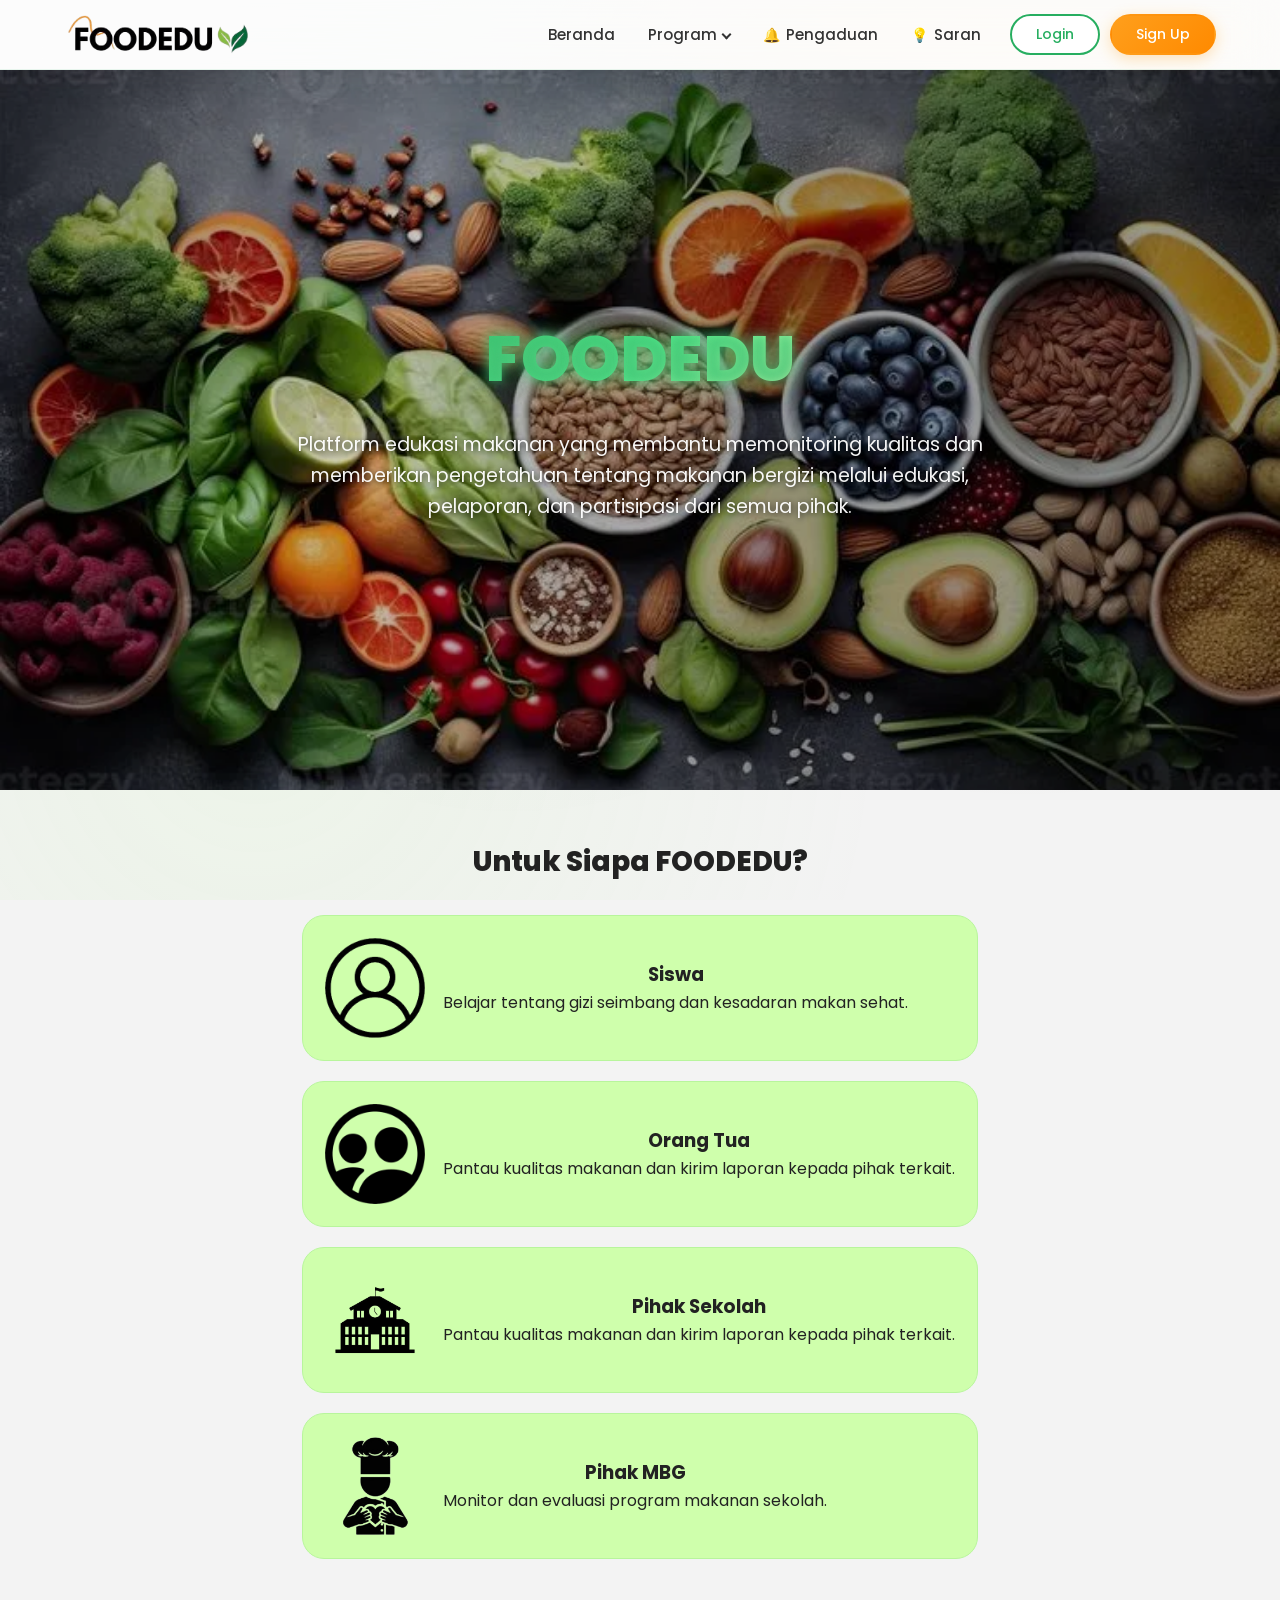
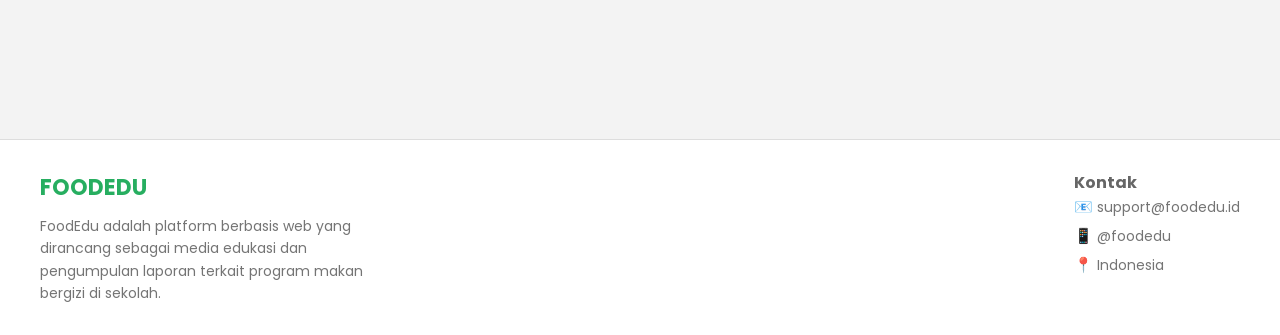
<file: index.html>
<!DOCTYPE html>
<html lang="id">

<head>
    <meta charset="UTF-8" />
    <meta name="viewport" content="width=device-width, initial-scale=1.0" />
    <title>FoodEdu – Edukasi Gizi & Kelayakan Makanan</title>

    <!-- FONT -->
    <link rel="preconnect" href="https://fonts.gstatic.com" crossorigin />
    <link href="https://fonts.googleapis.com/css2?family=Poppins:wght@400;500;600;700&display=swap" rel="stylesheet" />

    <!-- MAIN CSS -->
    <link rel="stylesheet" href="main.css" />
</head>

<body>

    <!-- ================= NAVBAR ================= -->
    <header class="navbar-container">
        <div class="navbar-inner">

            <!-- Logo -->
            <a href="#" class="logo">
                <img src="asset/logo/foodedu.png" alt="FoodEdu Logo" />
            </a>

            <!-- Navigation -->
            <nav class="nav-menu">

                <a href="#beranda" class="nav-item active">Beranda</a>

                <div class="dropdown">
                    <a class="nav-item dropdown-toggle">
                        Program <span class="arrow"></span>
                    </a>
                    <div class="dropdown-menu">
                        <a href="gizi.html#informasi-gizi">Informasi Gizi Seimbang</a>
                        <a href="gizi.html#kelayakan">Edukasi Kelayakan Makanan</a>
                    </div>
                </div>

                <a href="pengaduan.php" class="nav-item pengaduan-link">Pengaduan</a>
                <a href="saran.php" class="nav-item saran-link">Saran</a>

                <!-- Buttons -->
                <div class="nav-buttons">
                    <button class="btn-login">Login</button>
                    <button class="btn-signup">Sign Up</button>
                </div>

            </nav>

            <!-- Hamburger -->
            <button class="hamburger">
                <span></span>
                <span></span>
                <span></span>
            </button>

        </div>
    </header>

    <!-- ================= HERO ================= -->
    <section id="beranda" class="hero">
        <!-- Ganti bagian hero-bg dengan ini untuk optimasi lebih baik -->
        <div class="hero-bg">
            <picture>
                <source media="(min-width: 1200px)" srcset="/asset/logo/banner-foodedu.webp" type="image/webp">
                <source media="(min-width: 768px)" srcset="/asset/logo/banner-foodedu.webp" type="image/webp">
                <source srcset="/asset/logo/banner-foodedu.webp" type="image/webp">

                <img src="/asset/logo/banner-foodedu.jpeg" alt="Banner makanan sehat" loading="eager"
                    style="width: 100%; height: auto;">
            </picture>
        </div>

        <div class="hero-content reveal">
            <h1>FOODEDU</h1>
            <p>
                Platform edukasi makanan yang membantu memonitoring kualitas dan memberikan pengetahuan tentang makanan
                bergizi melalui edukasi, pelaporan, dan partisipasi dari semua pihak.
            </p>

        </div>
    </section>

    <!-- ================= AUDIENCE ================= -->
    <section id="untuk-siapa" class="audience-section">
        <h2 class="reveal">Untuk Siapa FOODEDU?</h2>

        <div class="audience-list">

            <article class="audience-card reveal-left">
                <img src="asset/logo/siswa.png" alt="Ikon siswa" />
                <div>
                    <h3>Siswa</h3>
                    <p>Belajar tentang gizi seimbang dan kesadaran makan sehat.</p>
                </div>
            </article>

            <article class="audience-card reveal-right">
                <img src="asset/logo/ortu.png" alt="Ikon orang tua" />
                <div>
                    <h3>Orang Tua</h3>
                    <p>Pantau kualitas makanan dan kirim laporan kepada pihak terkait.</p>
                </div>
            </article>

            <article class="audience-card reveal-left">
                <img src="asset/logo/sekolah.png" alt="Ikon sekolah" />
                <div>
                    <h3>Pihak Sekolah</h3>
                    <p>Pantau kualitas makanan dan kirim laporan kepada pihak terkait.</p>
                </div>
            </article>

            <article class="audience-card reveal-right">
                <img src="asset/logo/mbg.png" alt="Ikon MBG" />
                <div>
                    <h3>Pihak MBG</h3>
                    <p>Monitor dan evaluasi program makanan sekolah.</p>
                </div>
            </article>

        </div>
    </section>

    <!-- ================= PREVIEW GIZI & KELAYAKAN ================= -->
    <section class="audience-section" data-gizi-preview>
        <!-- Konten dinamis akan diisi oleh js/gizi-content.js -->
    </section>

    <!-- ================= FOOTER ================= -->
    <footer class="footer reveal">
        <div class="footer-left">
            <h3>FOODEDU</h3>
            <p>
                FoodEdu adalah platform berbasis web yang dirancang sebagai media edukasi
                dan pengumpulan laporan terkait program makan bergizi di sekolah.
            </p>
        </div>

        <div class="footer-right">
            <h4>Kontak</h4>
            <p><strong>📧</strong> support@foodedu.id</p>
            <p><strong>📱</strong> @foodedu</p>
            <p><strong>📍</strong> Indonesia</p>
        </div>
    </footer>

    <!-- Gizi Content JS -->
    <script src="js/gizi-content.js"></script>
    <!-- MAIN JS -->
    <script src="main.js"></script>
</body>

</html>
</file>
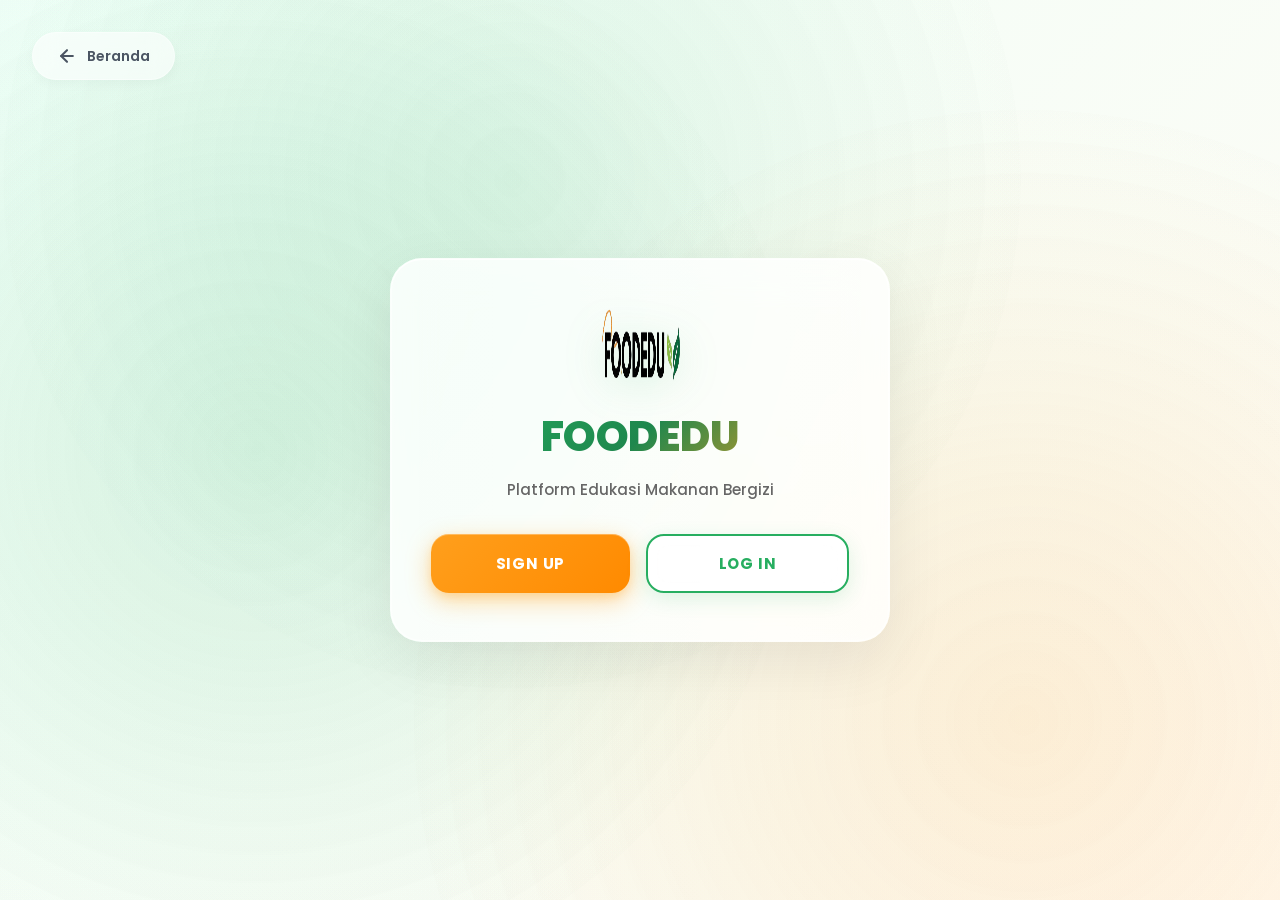
<file: auth.html>
<!DOCTYPE html>
<html lang="id">

<head>
  <meta charset="utf-8" />
  <meta name="viewport" content="width=device-width,initial-scale=1" />
  <title>FOODEDU - Login & Sign Up</title>
  <link rel="preconnect" href="https://fonts.gstatic.com" crossorigin>
  <link href="https://fonts.googleapis.com/css2?family=Poppins:wght@400;500;600;700&display=swap" rel="stylesheet">
  <link rel="stylesheet" href="main.css" />
  <link rel="stylesheet" href="css/auth.css?v=2" />
</head>

<body class="auth-body">
  <div class="auth-background"></div>

  <!-- Back to Home Button -->
  <a href="index.html" class="back-home-btn" aria-label="Kembali ke Beranda">
    <svg width="20" height="20" viewBox="0 0 24 24" fill="none" stroke="currentColor" stroke-width="2.5"
      stroke-linecap="round" stroke-linejoin="round">
      <path d="M19 12H5"></path>
      <path d="M12 19l-7-7 7-7"></path>
    </svg>
    <span>Beranda</span>
  </a>

  <main class="auth-container">
    <!-- Menu Auth -->
    <div class="auth-panel" id="menuAuth">
      <div class="auth-logo-section">
        <img src="asset/logo/foodedu.png" alt="FoodEdu" class="auth-logo-img">
        <h1 class="auth-title">FOODEDU</h1>
        <p class="auth-subtitle">Platform Edukasi Makanan Bergizi</p>
      </div>

      <div class="auth-btn-row">
        <button class="auth-btn auth-btn-primary" id="btnSignup">
          <span>Sign Up</span>
        </button>
        <button class="auth-btn auth-btn-secondary" id="btnLogin">
          <span>Log In</span>
        </button>
      </div>
    </div>

    <!-- Sign Up Form -->
    <form class="auth-panel hidden" id="signupForm" autocomplete="off">
      <div class="auth-form-header">
        <h2>Daftar Akun</h2>
        <p>Bergabung dengan FoodEdu sekarang</p>
      </div>

      <div class="auth-form-group">
        <label for="su_name">Nama Lengkap <span class="required">*</span></label>
        <input type="text" id="su_name" name="su_name" required placeholder="Masukkan nama lengkap" />
      </div>

      <div class="auth-form-group">
        <label for="su_email">Email <span class="required">*</span></label>
        <input type="email" id="su_email" name="su_email" required placeholder="contoh@email.com" />
      </div>

      <div class="auth-form-group">
        <label for="su_phone">No Handphone <span class="required">*</span></label>
        <input type="text" id="su_phone" name="su_phone" required placeholder="08xxxxxxxxxx" />
      </div>

      <div class="auth-form-group">
        <label>Pilih Peran <span class="required">*</span></label>
        <div class="auth-radio-group">
          <label class="auth-radio-label">
            <input type="radio" name="role" value="siswa" required />
            <span>Siswa</span>
          </label>
          <label class="auth-radio-label">
            <input type="radio" name="role" value="ortu" required />
            <span>Orang Tua</span>
          </label>
          <label class="auth-radio-label">
            <input type="radio" name="role" value="sekolah" required />
            <span>Pihak Sekolah</span>
          </label>
          <label class="auth-radio-label">
            <input type="radio" name="role" value="mbg" required />
            <span>Pihak MBG</span>
          </label>
        </div>
      </div>

      <div id="extraFields" class="auth-extra-fields"></div>

      <div class="auth-form-group terms-checkbox-group">
        <div class="terms-layout">
          <label class="checkbox-container-simple">
            <input type="checkbox" id="su_terms" name="terms" required />
            <span class="checkmark-simple"></span>
            <span class="terms-label-text">Saya menyetujui</span>
          </label>
          <a href="#" id="triggerTerms" class="terms-trigger-link">Syarat & Ketentuan</a>
          <span class="terms-suffix-text">yang berlaku.</span>
        </div>

        <!-- Dropdown Content -->
        <div class="terms-dropdown" id="termsDropdown" style="display: none !important;">
          <div class="terms-dropdown-header">
            <button type="button" class="terms-close-btn" id="closeTermsDropdown">×</button>
            <h4>Syarat dan Ketentuan Penggunaan FoodEdu</h4>

          </div>
          <div class="terms-dropdown-body">
            <p>Dengan mendaftar dan/atau menggunakan website FoodEdu, Anda menyatakan telah membaca, memahami, dan
              menyetujui seluruh syarat dan ketentuan berikut.</p>

            <p>FoodEdu adalah platform edukasi dan pengaduan terkait program Makanan Bergizi Gratis (MBG) yang
              menyediakan informasi gizi, edukasi kelayakan makanan, serta wadah pengaduan dan saran bagi Siswa, Orang
              Tua/Wali, dan Pihak Sekolah.</p>

            <p>Pengguna wajib mengisi data secara benar, lengkap, dan dapat dipertanggungjawabkan, termasuk nama, nomor
              identitas (NISN/NIP/ID), email, dan data lain yang diperlukan. Pengguna bertanggung jawab penuh atas
              keamanan akun dan aktivitas yang dilakukan menggunakan akun tersebut.</p>

            <p>FoodEdu mengumpulkan dan menyimpan data pribadi pengguna untuk keperluan autentikasi, penyediaan layanan,
              pengaduan, saran, serta evaluasi program MBG. Data pribadi bersifat rahasia dan dikelola secara aman,
              termasuk penyimpanan kata sandi dalam bentuk terenkripsi. Data tidak akan dibagikan kepada pihak luar
              tanpa persetujuan pengguna, kecuali diwajibkan oleh peraturan perundang-undangan.</p>

            <p>Pengguna dilarang memberikan data palsu, menyalahgunakan sistem, melakukan percobaan peretasan, atau
              tindakan lain yang dapat merugikan sistem dan pengguna lain. FoodEdu berhak menonaktifkan akun atau
              menghapus konten yang melanggar ketentuan ini.</p>

            <p>Informasi yang disediakan di FoodEdu bersifat edukatif dan informatif. FoodEdu tidak bertanggung jawab
              atas keputusan atau tindakan yang diambil oleh pihak lain berdasarkan informasi yang tersedia di website
              ini.</p>

            <p>FoodEdu berhak melakukan perubahan, pembaruan, atau penghentian layanan sewaktu-waktu guna peningkatan
              kualitas dan keamanan sistem.</p>

            <p class="terms-footer-note">Dengan mencentang kotak "Saya menyetujui Syarat dan Ketentuan", pengguna
              menyatakan setuju untuk mematuhi seluruh ketentuan yang berlaku dan memberikan persetujuan atas pengolahan
              data pribadi sesuai dengan kebijakan yang telah ditetapkan.</p>

            <!-- Close Button at Bottom for convenience -->
            <button type="button" class="auth-btn auth-btn-secondary"
              style="margin-top: 15px; width: 100%; padding: 10px;"
              onclick="document.getElementById('termsDropdown').classList.remove('show'); document.getElementById('termsDropdown').style.display='none';">Tutup
              & Kembali</button>
          </div>
        </div>
      </div>

      <div id="signupError" class="auth-error-message"></div>

      <div class="auth-form-actions">
        <button type="submit" class="auth-btn auth-btn-primary" id="submitSignup">
          <span>Buat Akun</span>
        </button>
        <button type="button" class="auth-btn auth-btn-secondary" id="backFromSignup">
          <span>Kembali</span>
        </button>
      </div>
    </form>

    <!-- Login Form -->
    <form class="auth-panel hidden" id="loginForm" autocomplete="off">
      <div class="auth-form-header">
        <h2>Masuk ke Akun</h2>
        <p>Selamat datang kembali!</p>
      </div>

      <div class="auth-form-group">
        <label for="li_user">Username <span class="required">*</span></label>
        <input type="text" id="li_user" name="li_user" required placeholder="Masukkan username" />
      </div>

      <div class="auth-form-group">
        <label for="li_pass">Password <span class="required">*</span></label>
        <div class="password-input-wrapper">
          <input type="password" id="li_pass" name="li_pass" required placeholder="Masukkan password" />
          <button type="button" class="password-toggle" aria-label="Toggle password visibility" data-target="li_pass">
            <svg class="eye-icon" width="20" height="20" viewBox="0 0 24 24" fill="none" stroke="currentColor"
              stroke-width="2" stroke-linecap="round" stroke-linejoin="round">
              <path class="eye-open" d="M1 12s4-8 11-8 11 8 11 8-4 8-11 8-11-8-11-8z"></path>
              <circle class="eye-open" cx="12" cy="12" r="3"></circle>
              <path class="eye-closed"
                d="M17.94 17.94A10.07 10.07 0 0 1 12 20c-7 0-11-8-11-8a18.45 18.45 0 0 1 5.06-5.94M9.9 4.24A9.12 9.12 0 0 1 12 4c7 0 11 8 11 8a18.5 18.5 0 0 1-2.16 3.19m-6.72-1.07a3 3 0 1 1-4.24-4.24"
                style="display:none;"></path>
              <line class="eye-closed" x1="1" y1="1" x2="23" y2="23" style="display:none;"></line>
            </svg>
          </button>
        </div>
      </div>

      <div id="loginError" class="auth-error-message"></div>

      <div class="auth-form-actions">
        <button type="submit" class="auth-btn auth-btn-primary" id="submitLogin">
          <span>Masuk</span>
        </button>
        <button type="button" class="auth-btn auth-btn-link" id="backFromLogin">
          <span>Kembali</span>
        </button>
      </div>
    </form>

    <!-- Welcome Panel / Success Modal -->
    <div class="auth-panel hidden" id="welcomePanel">
      <div class="confetti top-left"></div>
      <div class="confetti bottom-right"></div>
      <div id="resultCard" class="result-card">
        <button class="close-btn" id="resultClose" aria-label="Close">×</button>
        <img src="asset/logo/foodedu.png" alt="FoodEdu" class="auth-logo" id="resultLogo">
        <h2 id="resultTitle"></h2>
        <p id="resultMessage"></p>
        <div id="autoDismissBar" class="auto-dismiss-bar hidden">
          <div id="barFill" class="bar-fill"></div>
        </div>
        <div class="form-actions">
          <button class="auth-btn auth-btn-primary" id="btnGoLogin">
            <span>Masuk ke Login</span>
          </button>
          <button class="auth-btn auth-btn-secondary hidden" id="btnRetry">
            <span>Coba Lagi</span>
          </button>
        </div>
      </div>
    </div>
  </main>

  <script src="js/auth.js"></script>
</body>

</html>
</file>
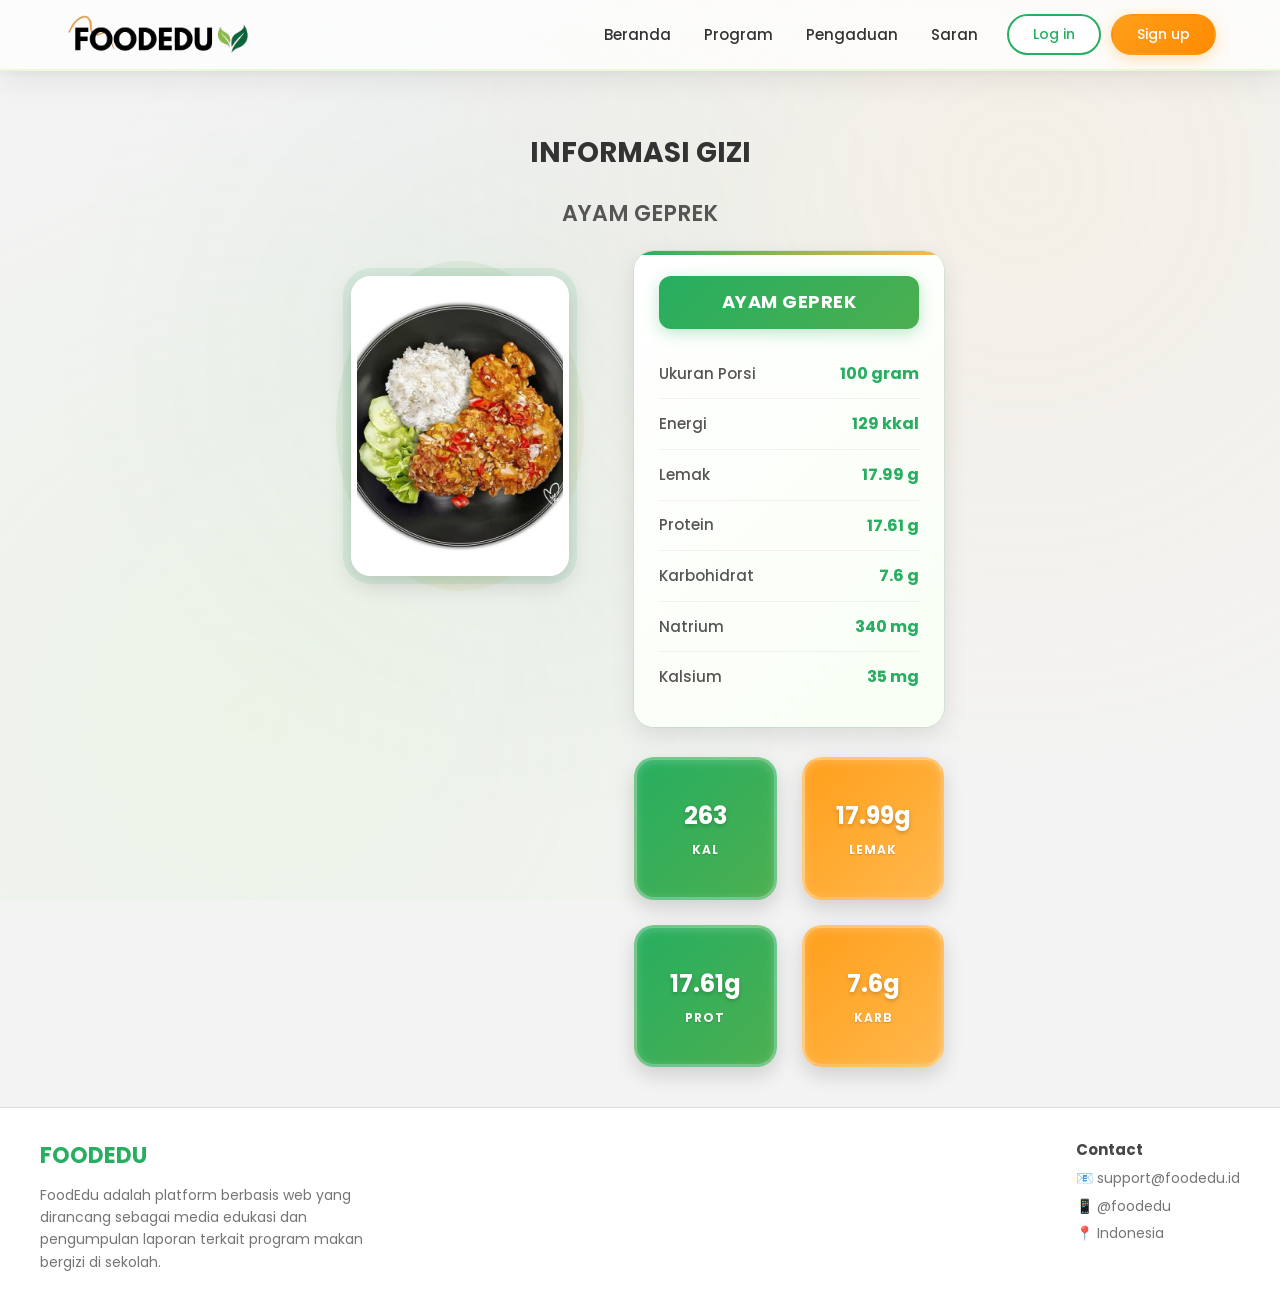
<file: ayam-geprek.html>
<!DOCTYPE html>
<html lang="id">
<head>
    <meta charset="UTF-8">
    <meta name="viewport" content="width=device-width, initial-scale=1.0">
    <title>Informasi Gizi – Ayam Geprek</title>

    <link rel="preconnect" href="https://fonts.gstatic.com">
    <link href="https://fonts.googleapis.com/css2?family=Poppins:wght@400;500;600;700&display=swap" rel="stylesheet">

    <link rel="stylesheet" href="main.css">
</head>
<body>

<!-- ================= NAVBAR ================= -->
<nav class="navbar-gizi">
    <a href="index.html" class="logo">
        <img src="asset/logo/foodedu.png" alt="FoodEdu">
    </a>

    <div class="hamburger" id="hamburger">
        <span></span>
        <span></span>
        <span></span>
    </div>

    <div class="nav-menu" id="navMenu">
        <a href="index.html">Beranda</a>
        <a href="gizi.html" class="active">Program</a>
        <a href="index.html#pengaduan">Pengaduan</a>
        <a href="index.html#saran">Saran</a>

        <div class="nav-buttons">
            <button class="btn-login">Log in</button>
            <button class="btn-signup">Sign up</button>
        </div>
    </div>
</nav>

<!-- ================= HEADER ================= -->
<div class="page-header">
    <h1 class="page-title">INFORMASI GIZI</h1>
    <h2 class="food-title">AYAM GEPREK</h2>
</div>

<!-- ================= CONTENT CONTAINER ================= -->
<div class="content-container">
    
    <!-- ================= IMAGE SECTION ================= -->
    <div class="image-section">
        <div class="food-image-container">
            <img src="asset/logo/ayamgeprek.jpeg" alt="Ayam Geprek" class="food-image">
        </div>
    </div>

    <!-- ================= INFO SECTION ================= -->
    <div class="info-section">
        
        <!-- ================= NUTRITION TABLE ================= -->
        <div class="nutrition-box">
            <div class="nutrition-title">Ayam Geprek</div>

            <table class="nutrition-table">
                <tr><td>Ukuran Porsi</td><td>100 gram</td></tr>
                <tr><td>Energi</td><td>129 kkal</td></tr>
                <tr><td>Lemak</td><td>17.99 g</td></tr>
                <tr><td>Protein</td><td>17.61 g</td></tr>
                <tr><td>Karbohidrat</td><td>7.6 g</td></tr>
                <tr><td>Natrium</td><td>340 mg</td></tr>
                <tr><td>Kalsium</td><td>35 mg</td></tr>
            </table>
        </div>

        <!-- ================= MACRO CIRCLES ================= -->
        <div class="macro-wrapper">
            <div class="macro-item green">
                <span class="macro-value">263</span>
                <span class="macro-label">KAL</span>
            </div>

            <div class="macro-item orange">
                <span class="macro-value">17.99g</span>
                <span class="macro-label">LEMAK</span>
            </div>

            <div class="macro-item green">
                <span class="macro-value">17.61g</span>
                <span class="macro-label">PROT</span>
            </div>

            <div class="macro-item orange">
                <span class="macro-value">7.6g</span>
                <span class="macro-label">KARB</span>
            </div>
        </div>
    </div>
</div>

<!-- ================= FOOTER ================= -->
<footer class="footer">
    <div class="footer-left">
        <h3>FOODEDU</h3>
        <p>
            FoodEdu adalah platform berbasis web yang dirancang sebagai media edukasi 
            dan pengumpulan laporan terkait program makan bergizi di sekolah.
        </p>
    </div>

    <div class="footer-right">
        <p><strong>Contact</strong></p>
        <p>📧 support@foodedu.id</p>
        <p>📱 @foodedu</p>
        <p>📍 Indonesia</p>
    </div>
</footer>

<script src="main.js"></script>
</body>
</html>
</file>
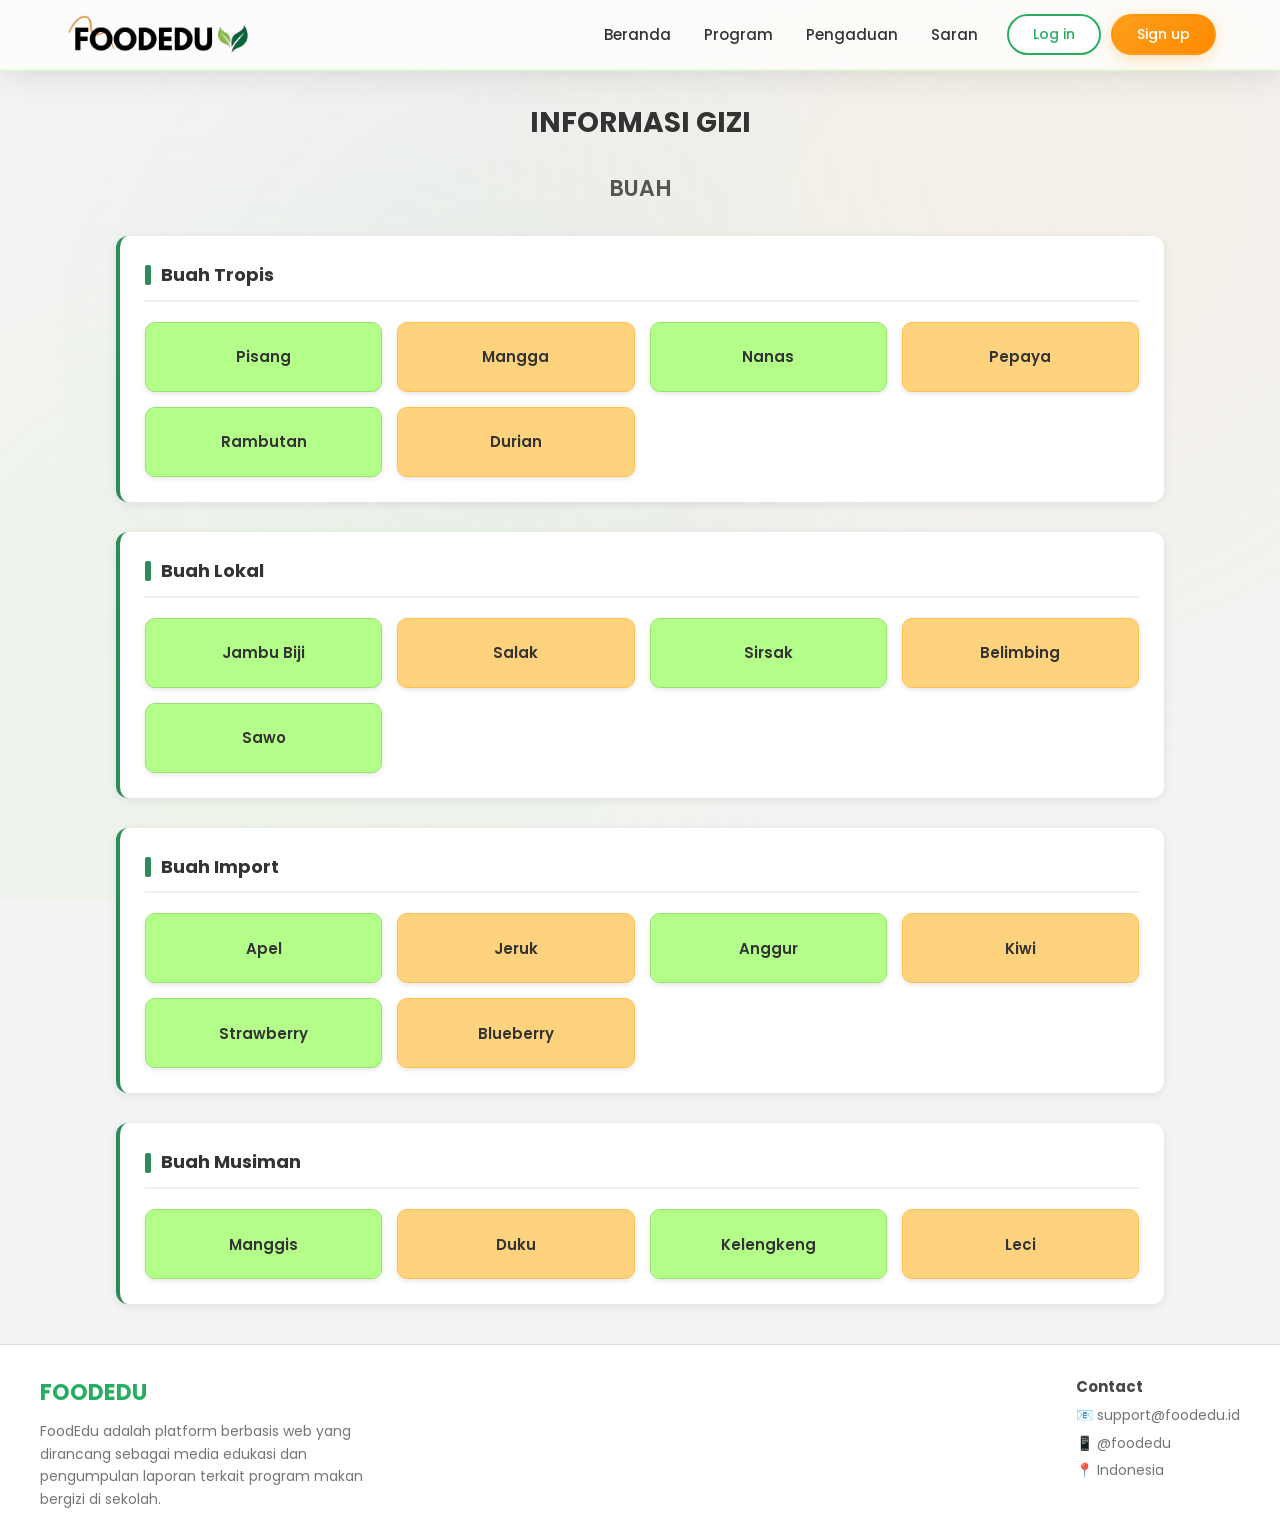
<file: buah.html>
<!DOCTYPE html>
<html lang="id">
<head>
    <meta charset="UTF-8">
    <meta name="viewport" content="width=device-width, initial-scale=1.0">
    <title>Informasi Gizi – Buah</title>

    <!-- Fonts -->
    <link rel="preconnect" href="https://fonts.gstatic.com" crossorigin>
    <link href="https://fonts.googleapis.com/css2?family=Poppins:wght@400;500;600;700&display=swap" rel="stylesheet">

    <!-- CSS -->
    <link rel="stylesheet" href="main.css">
</head>

<body>

<!-- NAVBAR -->
<nav class="navbar-buah">
    <a href="index.html" class="logo">
        <img src="asset/logo/foodedu.png" alt="FoodEdu">
    </a>

    <!-- HAMBURGER -->
    <div class="hamburger" id="hamburger">
        <span></span>
        <span></span>
        <span></span>
    </div>

    <!-- NAV MENU -->
    <div class="nav-menu" id="navMenu">
        <a href="index.html">Beranda</a>
        <a href="gizi.html" class="active">Program</a>
        <a href="index.html#pengaduan">Pengaduan</a>
        <a href="index.html#saran">Saran</a>

        <div class="nav-buttons">
            <button class="btn-login">Log in</button>
            <button class="btn-signup">Sign up</button>
        </div>
    </div>
</nav>

<!-- TITLE -->
<h1 class="page-title">INFORMASI GIZI</h1>
<h2 class="page-subtitle">BUAH</h2>

<!-- LIST BUAH -->
<section class="list-buah">
    <!-- Kategori Buah Tropis -->
    <div class="category-section">
        <h3 class="category-title">Buah Tropis</h3>
        <div class="category-items">
            <a class="list-item green" href="pisang.html">Pisang</a>
            <a class="list-item orange" href="mangga.html">Mangga</a>
            <a class="list-item green" href="nanas.html">Nanas</a>
            <a class="list-item orange" href="pepaya.html">Pepaya</a>
            <a class="list-item green" href="rambutan.html">Rambutan</a>
            <a class="list-item orange" href="durian.html">Durian</a>
        </div>
    </div>

    <!-- Kategori Buah Lokal -->
    <div class="category-section">
        <h3 class="category-title">Buah Lokal</h3>
        <div class="category-items">
            <a class="list-item green" href="jambu-biji.html">Jambu Biji</a>
            <a class="list-item orange" href="salak.html">Salak</a>
            <a class="list-item green" href="sirsak.html">Sirsak</a>
            <a class="list-item orange" href="belimbing.html">Belimbing</a>
            <a class="list-item green" href="sawo.html">Sawo</a>
        </div>
    </div>

    <!-- Kategori Buah Import -->
    <div class="category-section">
        <h3 class="category-title">Buah Import</h3>
        <div class="category-items">
            <a class="list-item green" href="apel.html">Apel</a>
            <a class="list-item orange" href="jeruk.html">Jeruk</a>
            <a class="list-item green" href="anggur.html">Anggur</a>
            <a class="list-item orange" href="kiwi.html">Kiwi</a>
            <a class="list-item green" href="strawberry.html">Strawberry</a>
            <a class="list-item orange" href="blueberry.html">Blueberry</a>
        </div>
    </div>

    <!-- Kategori Buah Musiman -->
    <div class="category-section">
        <h3 class="category-title">Buah Musiman</h3>
        <div class="category-items">
            <a class="list-item green" href="manggis.html">Manggis</a>
            <a class="list-item orange" href="duku.html">Duku</a>
            <a class="list-item green" href="kelengkeng.html">Kelengkeng</a>
            <a class="list-item orange" href="leci.html">Leci</a>
        </div>
    </div>
</section>

<!-- FOOTER -->
<footer class="footer">
    <div class="footer-left">
        <h3>FOODEDU</h3>
        <p>
            FoodEdu adalah platform berbasis web yang dirancang sebagai media edukasi 
            dan pengumpulan laporan terkait program makan bergizi di sekolah.
        </p>
    </div>

    <div class="footer-right">
        <p><strong>Contact</strong></p>
        <p>📧 support@foodedu.id</p>
        <p>📱 @foodedu</p>
        <p>📍 Indonesia</p>
    </div>
</footer>

<!-- JAVASCRIPT -->
<script src="main.js"></script>

</body>
</html>
</file>
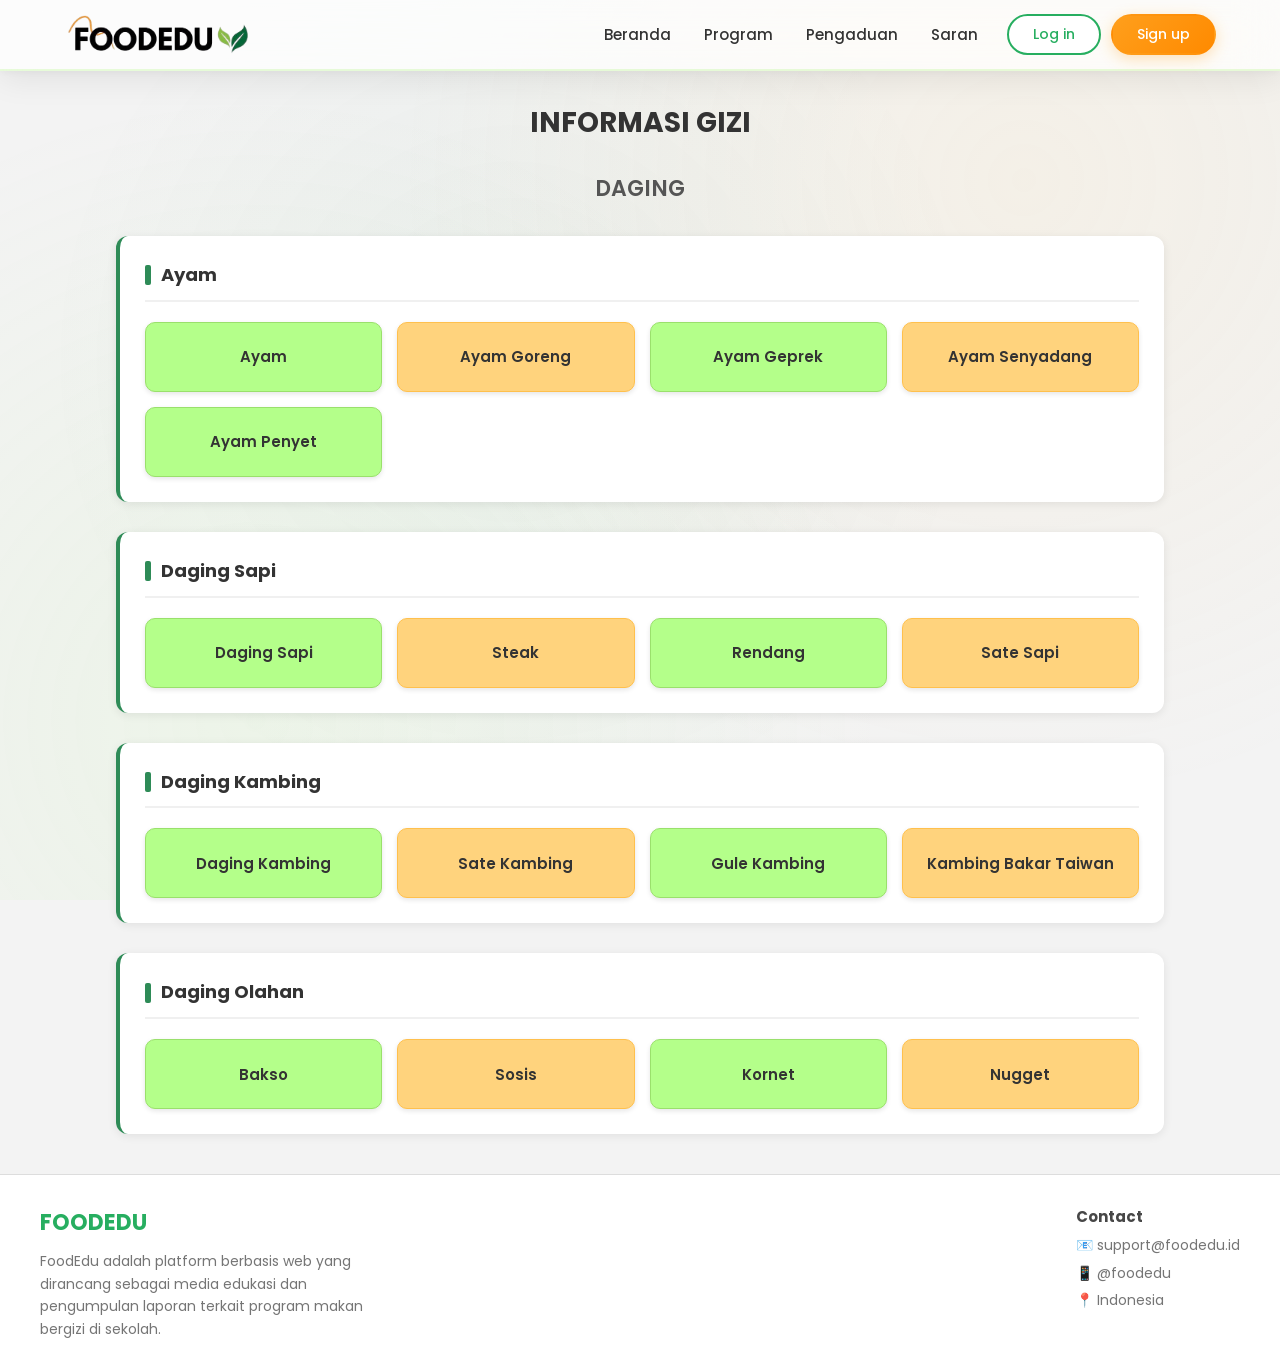
<file: gizi-daging.html>
<!DOCTYPE html>
<html lang="id">
<head>
    <meta charset="UTF-8">
    <meta name="viewport" content="width=device-width, initial-scale=1.0">
    <title>Informasi Gizi – Daging</title>

    <!-- Fonts -->
    <link rel="preconnect" href="https://fonts.gstatic.com" crossorigin>
    <link href="https://fonts.googleapis.com/css2?family=Poppins:wght@400;500;600;700&display=swap" rel="stylesheet">

    <!-- CSS -->
    <link rel="stylesheet" href="main.css">
</head>

<body>

<!-- NAVBAR -->
<nav class="navbar-gizi">
    <a href="index.html" class="logo">
        <img src="asset/logo/foodedu.png" alt="FoodEdu">
    </a>

    <!-- HAMBURGER -->
    <div class="hamburger" id="hamburger">
        <span></span>
        <span></span>
        <span></span>
    </div>

    <!-- NAV MENU -->
    <div class="nav-menu" id="navMenu">
        <a href="index.html">Beranda</a>
        <a href="gizi.html" class="active">Program</a>
        <a href="index.html#pengaduan">Pengaduan</a>
        <a href="index.html#saran">Saran</a>

        <div class="nav-buttons">
            <button class="btn-login">Log in</button>
            <button class="btn-signup">Sign up</button>
        </div>
    </div>
</nav>

<!-- TITLE -->
<h1 class="page-title">INFORMASI GIZI</h1>
<h2 class="page-subtitle">DAGING</h2>

<!-- LIST DAGING -->
<section class="list-gizi">
    <!-- Kategori Ayam -->
    <div class="category-section">
        <h3 class="category-title">Ayam</h3>
        <div class="category-items">
            <a class="list-item green" href="ayam.html">Ayam</a>
            <a class="list-item orange" href="ayam-goreng.html">Ayam Goreng</a>
            <a class="list-item green" href="ayam-geprek.html">Ayam Geprek</a>
            <a class="list-item orange" href="ayam-senyadang.html">Ayam Senyadang</a>
            <a class="list-item green" href="ayam-penyet.html">Ayam Penyet</a>
        </div>
    </div>

    <!-- Kategori Daging Sapi -->
    <div class="category-section">
        <h3 class="category-title">Daging Sapi</h3>
        <div class="category-items">
            <a class="list-item green" href="daging-sapi.html">Daging Sapi</a>
            <a class="list-item orange" href="steak.html">Steak</a>
            <a class="list-item green" href="rendang.html">Rendang</a>
            <a class="list-item orange" href="sate-sapi.html">Sate Sapi</a>
        </div>
    </div>

    <!-- Kategori Daging Kambing -->
    <div class="category-section">
        <h3 class="category-title">Daging Kambing</h3>
        <div class="category-items">
            <a class="list-item green" href="daging-kambing.html">Daging Kambing</a>
            <a class="list-item orange" href="sate-kambing.html">Sate Kambing</a>
            <a class="list-item green" href="gule-kambing.html">Gule Kambing</a>
            <a class="list-item orange" href="kambing-bakar-taiwan.html">Kambing Bakar Taiwan</a>
        </div>
    </div>

    <!-- Kategori Daging Olahan -->
    <div class="category-section">
        <h3 class="category-title">Daging Olahan</h3>
        <div class="category-items">
            <a class="list-item green" href="bakso.html">Bakso</a>
            <a class="list-item orange" href="sosis.html">Sosis</a>
            <a class="list-item green" href="kornet.html">Kornet</a>
            <a class="list-item orange" href="nugget.html">Nugget</a>
        </div>
    </div>
</section>

<!-- FOOTER -->
<footer class="footer">
    <div class="footer-left">
        <h3>FOODEDU</h3>
        <p>
            FoodEdu adalah platform berbasis web yang dirancang sebagai media edukasi 
            dan pengumpulan laporan terkait program makan bergizi di sekolah.
        </p>
    </div>

    <div class="footer-right">
        <p><strong>Contact</strong></p>
        <p>📧 support@foodedu.id</p>
        <p>📱 @foodedu</p>
        <p>📍 Indonesia</p>
    </div>
</footer>

<!-- JAVASCRIPT -->
<script src="main.js"></script>

</body>
</html>
</file>
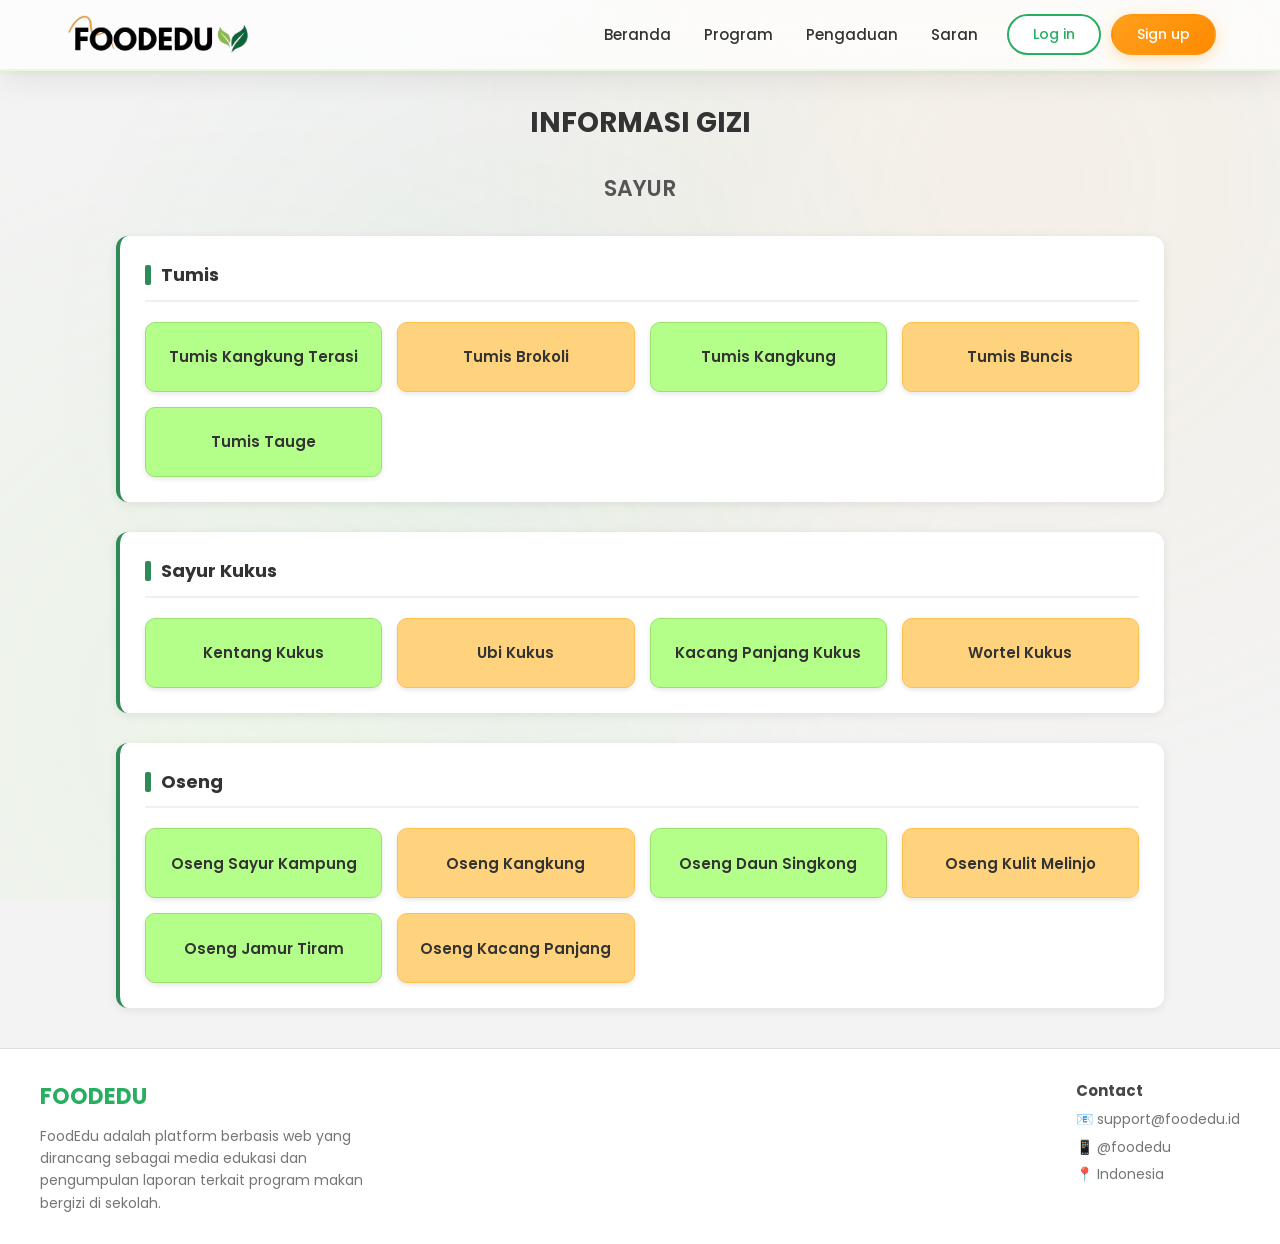
<file: gizi-sayur.html>
<!DOCTYPE html>
<html lang="id">
<head>
    <meta charset="UTF-8">
    <meta name="viewport" content="width=device-width, initial-scale=1.0">
    <title>Informasi Gizi – Sayur</title>

    <!-- Fonts -->
    <link rel="preconnect" href="https://fonts.gstatic.com" crossorigin>
    <link href="https://fonts.googleapis.com/css2?family=Poppins:wght@400;500;600;700&display=swap" rel="stylesheet">

    <!-- CSS -->
    <link rel="stylesheet" href="main.css">
</head>

<body>

<!-- NAVBAR -->
<nav class="navbar-gizi">
    <a href="index.html" class="logo">
        <img src="asset/logo/foodedu.png" alt="FoodEdu">
    </a>

    <!-- HAMBURGER -->
    <div class="hamburger" id="hamburger">
        <span></span>
        <span></span>
        <span></span>
    </div>

    <!-- NAV MENU -->
    <div class="nav-menu" id="navMenu">
        <a href="index.html">Beranda</a>
        <a href="gizi.html" class="active">Program</a>
        <a href="index.html#pengaduan">Pengaduan</a>
        <a href="index.html#saran">Saran</a>

        <div class="nav-buttons">
            <button class="btn-login">Log in</button>
            <button class="btn-signup">Sign up</button>
        </div>
    </div>
</nav>

<!-- TITLE -->
<h1 class="page-title">INFORMASI GIZI</h1>
<h2 class="page-subtitle">SAYUR</h2>

<!-- LIST SAYUR -->
<section class="list-gizi">
    <!-- Kategori Tumis -->
    <div class="category-section">
        <h3 class="category-title">Tumis</h3>
        <div class="category-items">
            <a class="list-item green" href="tumis-kangkung-terasi.html">Tumis Kangkung Terasi</a>
            <a class="list-item orange" href="tumis-brokoli.html">Tumis Brokoli</a>
            <a class="list-item green" href="tumis-kangkung.html">Tumis Kangkung</a>
            <a class="list-item orange" href="tumis-buncis.html">Tumis Buncis</a>
            <a class="list-item green" href="tumis-tauge.html">Tumis Tauge</a>
        </div>
    </div>

    <!-- Kategori Sayur Kukus -->
    <div class="category-section">
        <h3 class="category-title">Sayur Kukus</h3>
        <div class="category-items">
            <a class="list-item green" href="kentang-kukus.html">Kentang Kukus</a>
            <a class="list-item orange" href="ubi-kukus.html">Ubi Kukus</a>
            <a class="list-item green" href="kacang-panjang-kukus.html">Kacang Panjang Kukus</a>
            <a class="list-item orange" href="wortel-kukus.html">Wortel Kukus</a>
        </div>
    </div>

    <!-- Kategori Oseng -->
    <div class="category-section">
        <h3 class="category-title">Oseng</h3>
        <div class="category-items">
            <a class="list-item green" href="oseng-sayur-kampung.html">Oseng Sayur Kampung</a>
            <a class="list-item orange" href="oseng-kangkung.html">Oseng Kangkung</a>
            <a class="list-item green" href="oseng-daun-singkong.html">Oseng Daun Singkong</a>
            <a class="list-item orange" href="oseng-kulit-melinjo.html">Oseng Kulit Melinjo</a>
            <a class="list-item green" href="oseng-jamur-tiram.html">Oseng Jamur Tiram</a>
            <a class="list-item orange" href="oseng-kacang-panjang.html">Oseng Kacang Panjang</a>
        </div>
    </div>
</section>

<!-- FOOTER -->
<footer class="footer">
    <div class="footer-left">
        <h3>FOODEDU</h3>
        <p>
            FoodEdu adalah platform berbasis web yang dirancang sebagai media edukasi 
            dan pengumpulan laporan terkait program makan bergizi di sekolah.
        </p>
    </div>

    <div class="footer-right">
        <p><strong>Contact</strong></p>
        <p>📧 support@foodedu.id</p>
        <p>📱 @foodedu</p>
        <p>📍 Indonesia</p>
    </div>
</footer>

<!-- JAVASCRIPT -->
<script src="main.js"></script>

</body>
</html>
</file>
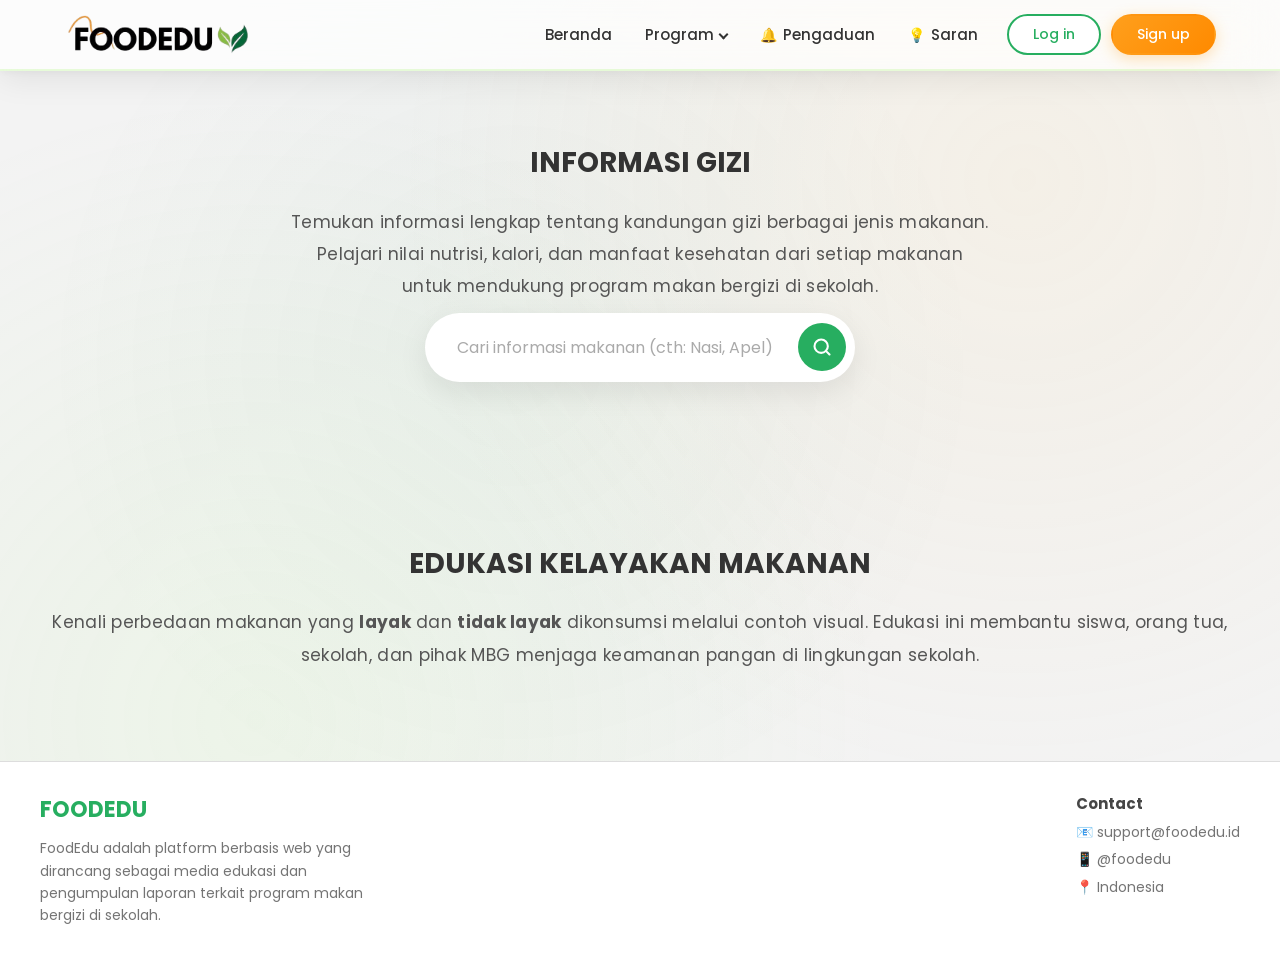
<file: gizi.html>
<!DOCTYPE html>
<html lang="id">

<head>
    <meta charset="UTF-8">
    <meta name="viewport" content="width=device-width, initial-scale=1.0">
    <title>FoodEdu – Informasi Gizi & Kelayakan Makanan</title>

    <!-- Google Fonts -->
    <link rel="preconnect" href="https://fonts.gstatic.com" crossorigin>
    <link href="https://fonts.googleapis.com/css2?family=Poppins:wght@400;500;600;700&display=swap" rel="stylesheet">

    <!-- CSS -->
    <link rel="stylesheet" href="main.css">
</head>

<body>

    <!-- ============================
         NAVBAR
    ============================ -->
    <nav class="navbar-gizi">
        <div class="navbar-inner">
            <!-- Logo -->
            <a href="index.html" class="logo">
                <img src="asset/logo/foodedu.png" alt="FoodEdu">
            </a>

            <!-- Menu -->
            <div class="nav-menu" id="navMenu">
                <a href="index.html" class="nav-item">Beranda</a>

                <div class="dropdown">
                    <a class="nav-item dropdown-toggle">
                        Program <span class="arrow"></span>
                    </a>
                    <div class="dropdown-menu">
                        <a href="gizi.html#informasi-gizi">Informasi Gizi Seimbang</a>
                        <a href="gizi.html#kelayakan">Edukasi Kelayakan Makanan</a>
                    </div>
                </div>

                <a href="pengaduan.php" class="nav-item pengaduan-link">Pengaduan</a>
                <a href="saran.php" class="nav-item saran-link">Saran</a>

                <div class="nav-buttons">
                    <button class="btn-login">Log in</button>
                    <button class="btn-signup">Sign up</button>
                </div>
            </div>

            <!-- Hamburger -->
            <button class="hamburger" id="hamburger">
                <span></span>
                <span></span>
                <span></span>
            </button>
        </div>
    </nav>


    <!-- ============================
         TITLE - INFORMASI GIZI
    ============================ -->
    <div id="informasi-gizi" class="page-header-gizi reveal">
        <h1 class="page-title">INFORMASI GIZI</h1>
        <p class="page-description">
            Temukan informasi lengkap tentang kandungan gizi berbagai jenis makanan.
            Pelajari nilai nutrisi, kalori, dan manfaat kesehatan dari setiap makanan
            untuk mendukung program makan bergizi di sekolah.
        </p>
    </div>

    <!-- ============================
         SEARCH BAR (MODERN)
    ============================ -->
    <style>
        .search-container-modern {
            display: flex;
            justify-content: center;
            margin: -20px auto 40px auto;
            padding: 0 20px;
            position: relative;
            z-index: 10;
        }

        .search-box {
            position: relative;
            width: 100%;
            max-width: 600px;
            background: white;
            border-radius: 50px;
            box-shadow: 0 10px 30px rgba(0, 0, 0, 0.08);
            transition: all 0.3s cubic-bezier(0.25, 0.8, 0.25, 1);
            display: flex;
            align-items: center;
            padding: 5px;
            border: 2px solid transparent;
        }

        .search-box:focus-within {
            transform: translateY(-2px);
            box-shadow: 0 15px 35px rgba(39, 174, 96, 0.15);
            border-color: rgba(39, 174, 96, 0.3);
        }

        .search-box input {
            flex: 1;
            border: none;
            background: transparent;
            padding: 15px 25px;
            font-family: 'Poppins', sans-serif;
            font-size: 16px;
            color: #333;
            outline: none;
            border-radius: 50px;
        }

        .search-box input::placeholder {
            color: #aaa;
            transition: color 0.3s ease;
        }

        .search-box:focus-within input::placeholder {
            color: #ccc;
        }

        .search-btn {
            background: var(--green, #27AE60);
            width: 48px;
            height: 48px;
            border-radius: 50%;
            border: none;
            display: flex;
            align-items: center;
            justify-content: center;
            color: white;
            cursor: pointer;
            transition: all 0.3s ease;
            margin-right: 2px;
        }

        .search-btn:hover {
            background: var(--green-dark, #1e874d);
            transform: scale(1.05);
        }

        .search-btn svg {
            width: 20px;
            height: 20px;
            stroke-width: 2.5px;
        }
    </style>
    <div class="search-container-modern reveal">
        <div class="search-box">
            <input type="text" id="giziSearchInput" placeholder="Cari informasi makanan (cth: Nasi, Apel)..."
                autocomplete="off">
            <button class="search-btn">
                <svg xmlns="http://www.w3.org/2000/svg" viewBox="0 0 24 24" fill="none" stroke="currentColor"
                    stroke-linecap="round" stroke-linejoin="round">
                    <circle cx="11" cy="11" r="8"></circle>
                    <line x1="21" y1="21" x2="16.65" y2="16.65"></line>
                </svg>
            </button>
        </div>
    </div>

    <!-- ============================
         GRID GIZI (DINAMIS)
    ============================ -->
    <section class="gizi-grid reveal" data-gizi-grid>
        <!-- Konten akan diisi oleh js/gizi-content.js -->
    </section>

    <!-- ============================
         EDUKASI KELAYAKAN MAKANAN
    ============================ -->
    <section id="kelayakan" class="kelayakan-header reveal">
        <h1 class="page-title">EDUKASI KELAYAKAN MAKANAN</h1>
        <p class="page-description">
            Kenali perbedaan makanan yang <strong>layak</strong> dan <strong>tidak layak</strong> dikonsumsi melalui
            contoh visual.
            Edukasi ini membantu siswa, orang tua, sekolah, dan pihak MBG menjaga keamanan pangan di lingkungan sekolah.
        </p>
    </section>

    <section class="kelayakan-grid reveal" data-kelayakan-grid>
        <!-- Konten akan diisi oleh js/gizi-content.js -->
    </section>


    <!-- ============================
         FOOTER
    ============================ -->
    <footer class="footer reveal">
        <div class="footer-left">
            <h3>FOODEDU</h3>
            <p>
                FoodEdu adalah platform berbasis web yang dirancang sebagai media edukasi
                dan pengumpulan laporan terkait program makan bergizi di sekolah.
            </p>
        </div>

        <div class="footer-right">
            <p><strong>Contact</strong></p>
            <p>📧 support@foodedu.id</p>
            <p>📱 @foodedu</p>
            <p>📍 Indonesia</p>
        </div>
    </footer>

    <!-- JavaScript -->
    <script src="js/gizi-content.js"></script>
    <script src="main.js"></script>

</body>

</html>
</file>
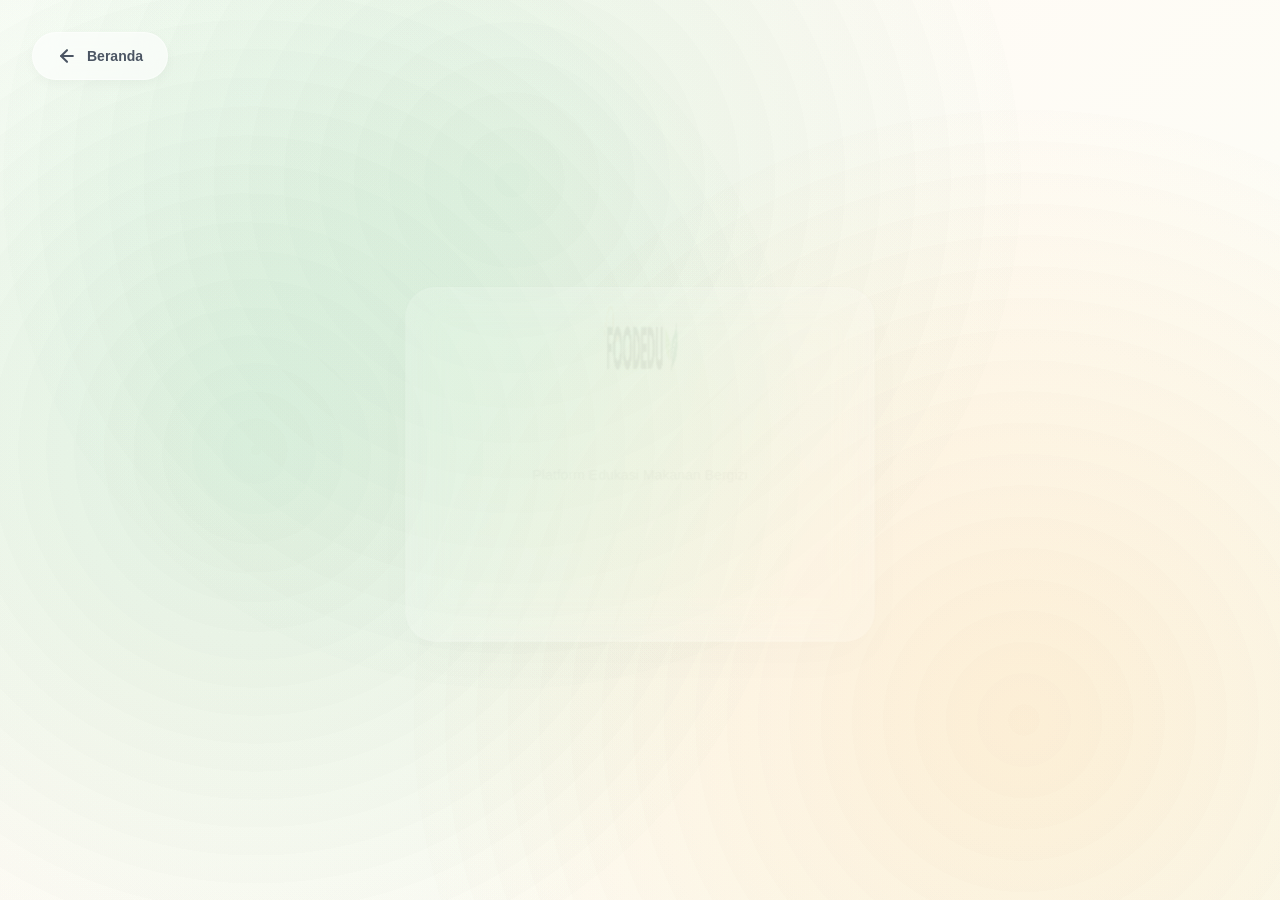
<file: indexsiswaorangtua.html>
<!DOCTYPE html>
<html lang="id">

<head>
    <meta charset="UTF-8" />
    <meta name="viewport" content="width=device-width, initial-scale=1.0" />
    <title>FoodEdu – Edukasi Gizi & Kelayakan Makanan</title>

    <!-- FONT -->
    <link rel="preconnect" href="https://fonts.gstatic.com" crossorigin />
    <link href="https://fonts.googleapis.com/css2?family=Poppins:wght@400;500;600;700&display=swap" rel="stylesheet" />

    <!-- MAIN CSS -->
    <link rel="stylesheet" href="main.css" />
</head>

<body>

    <!-- ================= NAVBAR ================= -->
    <nav class="navbar-home">
        <!-- Logo -->
        <a href="indexsiswaorangtua.html" class="logo">
            <img src="asset/logo/foodedu.png" alt="FoodEdu Logo" />
        </a>

        <!-- Hamburger -->
        <button class="hamburger" id="hamburger">
            <span></span>
            <span></span>
            <span></span>
        </button>

        <!-- Navigation -->
        <nav class="nav-menu" id="navMenu">
            <a href="#beranda" class="nav-item active">Beranda</a>

            <div class="dropdown">
                <a class="nav-item dropdown-toggle">
                    Program <span class="arrow"></span>
                </a>
                <div class="dropdown-menu">
                    <a href="gizi.html#informasi-gizi">Informasi Gizi Seimbang</a>
                    <a href="gizi.html#kelayakan">Edukasi Kelayakan Makanan</a>
                </div>
            </div>

            <a href="pengaduan.php" class="nav-item pengaduan-link">Pengaduan</a>
            <a href="saran.php" class="nav-item saran-link">Saran</a>

            <!-- User Profile Buttons (Logged In) -->
            <div class="nav-buttons">
                <div class="user-profile">
                    <span class="username" id="navUsername">User</span>
                    <button class="btn-logout" id="logoutBtn">Keluar</button>
                </div>
            </div>
        </nav>
    </nav>

    <!-- ================= HERO ================= -->
    <section id="beranda" class="hero">
        <div class="hero-bg">
            <picture>
                <source media="(min-width: 1200px)" srcset="asset/logo/banner-foodedu.webp" type="image/webp">
                <source media="(min-width: 768px)" srcset="asset/logo/banner-foodedu.webp" type="image/webp">
                <source srcset="asset/logo/banner-foodedu.webp" type="image/webp">

                <img src="asset/logo/banner-foodedu.jpeg" alt="Banner makanan sehat" loading="eager"
                    style="width: 100%; height: auto;">
            </picture>
        </div>

        <div class="hero-content reveal">
            <h1>FOODEDU</h1>
            <p>
                Platform edukasi makanan yang membantu memonitoring kualitas dan memberikan pengetahuan tentang
                makanan bergizi melalui edukasi, pelaporan, dan partisipasi dari semua pihak.
            </p>

        </div>
    </section>

    <!-- ================= AUDIENCE ================= -->
    <section id="untuk-siapa" class="audience-section">
        <h2 class="reveal">Untuk Siapa FOODEDU?</h2>

        <div class="audience-list">

            <article class="audience-card reveal-left">
                <img src="asset/logo/siswa.png" alt="Ikon siswa" />
                <div>
                    <h3>Siswa</h3>
                    <p>Belajar tentang gizi seimbang dan kesadaran makan sehat.</p>
                </div>
            </article>

            <article class="audience-card reveal-right">
                <img src="asset/logo/ortu.png" alt="Ikon orang tua" />
                <div>
                    <h3>Orang Tua</h3>
                    <p>Pantau kualitas makanan dan kirim laporan kepada pihak terkait.</p>
                </div>
            </article>

            <article class="audience-card reveal-left">
                <img src="asset/logo/sekolah.png" alt="Ikon sekolah" />
                <div>
                    <h3>Pihak Sekolah</h3>
                    <p>Pantau kualitas makanan dan kirim laporan kepada pihak terkait.</p>
                </div>
            </article>

            <article class="audience-card reveal-right">
                <img src="asset/logo/mbg.png" alt="Ikon MBG" />
                <div>
                    <h3>Pihak MBG</h3>
                    <p>Monitor dan evaluasi program makanan sekolah.</p>
                </div>
            </article>

        </div>
    </section>

    <!-- ================= PREVIEW GIZI & KELAYAKAN ================= -->
    <section class="audience-section" data-gizi-preview>
        <!-- Konten dinamis akan diisi oleh js/gizi-content.js -->
    </section>

    <!-- ================= FOOTER ================= -->
    <footer class="footer reveal">
        <div class="footer-left">
            <h3>FOODEDU</h3>
            <p>
                FoodEdu adalah platform berbasis web yang dirancang sebagai media edukasi
                dan pengumpulan laporan terkait program makan bergizi di sekolah.
            </p>
        </div>

        <div class="footer-right">
            <h4>Kontak</h4>
            <p><strong>📧</strong> support@foodedu.id</p>
            <p><strong>📱</strong> @foodedu</p>
            <p><strong>📍</strong> Indonesia</p>
        </div>
    </footer>

    <!-- Gizi Content JS -->
    <script src="js/gizi-content.js"></script>
    <!-- MAIN JS -->
    <script src="main.js"></script>

    <!-- Session Check & User Display -->
    <script>
        // Initialize pengaduan link handler
        if (typeof initPengaduanLink === 'function') {
            initPengaduanLink();
        }
        // Check if user is logged in
        function checkSession() {
            // Fetch session info from server
            fetch('auth/check_session.php')
                .then(response => response.json())
                .then(data => {
                    if (data.logged_in) {
                        // User is logged in, display username
                        const usernameEl = document.getElementById('navUsername');
                        if (usernameEl) {
                            usernameEl.textContent = data.name || data.username || 'User';
                        }
                        console.log('User logged in:', data.name || data.username);
                    } else {
                        // User not logged in, redirect to auth.html
                        window.location.href = 'auth.html';
                    }
                })
                .catch(error => {
                    console.error('Session check error:', error);
                    window.location.href = 'auth.html';
                });
        }

        // Logout function
        function logout() {
            fetch('auth/logout.php', {
                method: 'POST',
                headers: { 'Content-Type': 'application/json' },
                body: JSON.stringify({})
            })
                .then(response => response.json())
                .then(data => {
                    window.location.href = 'index.html';
                })
                .catch(error => {
                    console.error('Logout error:', error);
                    window.location.href = 'index.html';
                });
        }

        // Setup logout button
        document.getElementById('logoutBtn').addEventListener('click', logout);

        // Check session on page load
        document.addEventListener('DOMContentLoaded', checkSession);
    </script>
</body>

</html>
</file>
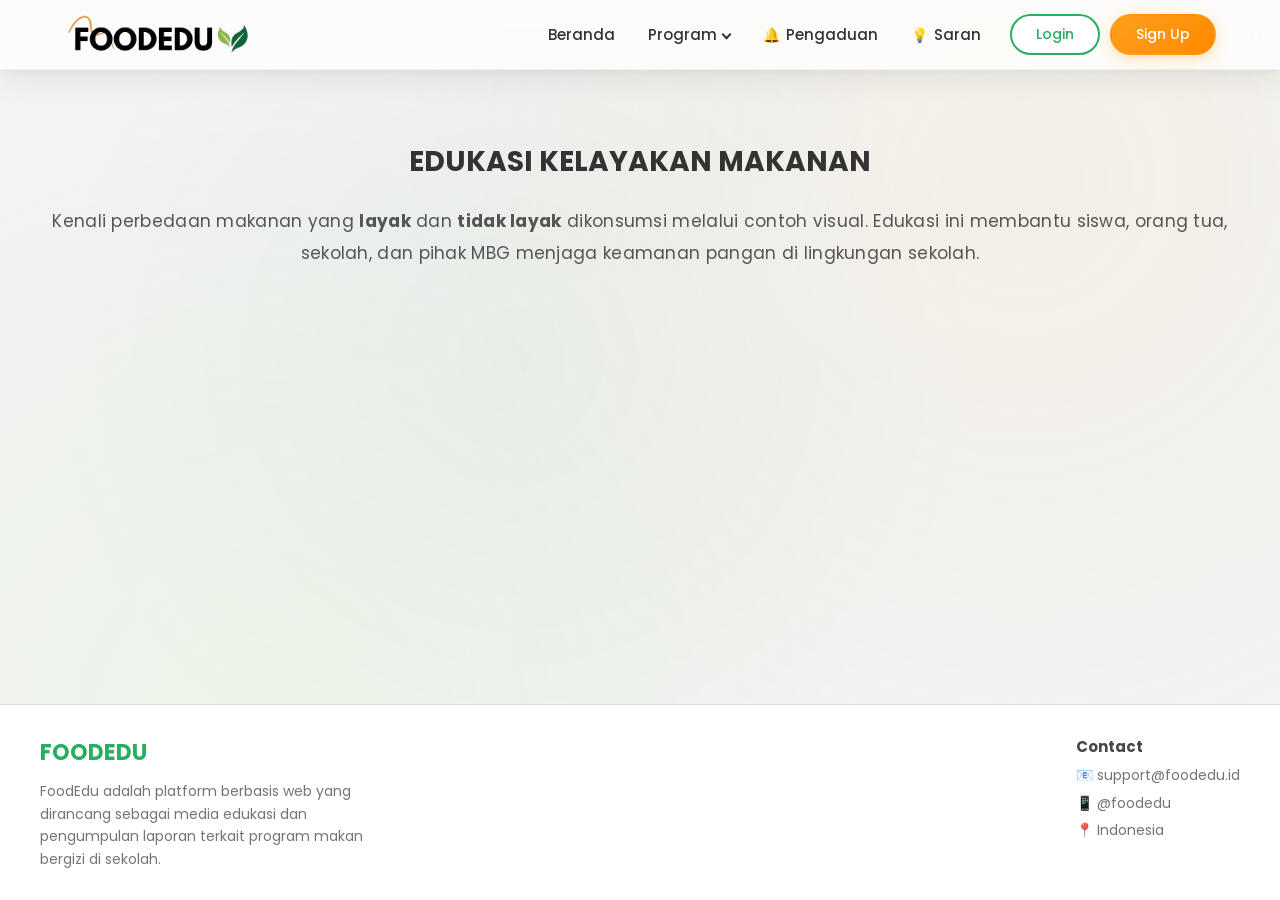
<file: kelayakan.html>
<!DOCTYPE html>
<html lang="id">
<head>
    <meta charset="UTF-8">
    <meta name="viewport" content="width=device-width, initial-scale=1.0">
    <title>FoodEdu – Edukasi Kelayakan Makanan</title>

    <!-- FONT -->
    <link rel="preconnect" href="https://fonts.gstatic.com" crossorigin>
    <link href="https://fonts.googleapis.com/css2?family=Poppins:wght@400;500;600;700&display=swap" rel="stylesheet">

    <!-- MAIN CSS -->
    <link rel="stylesheet" href="main.css">
</head>
<body>
    <!-- ================= NAVBAR ================= -->
    <header class="navbar-container">
        <div class="navbar-inner">
            <!-- Logo -->
            <a href="index.html" class="logo">
                <img src="asset/logo/foodedu.png" alt="FoodEdu Logo">
            </a>

            <!-- Navigation -->
            <nav class="nav-menu">
                <a href="index.html" class="nav-item">Beranda</a>
                <div class="dropdown">
                    <a class="nav-item dropdown-toggle">
                        Program <span class="arrow"></span>
                    </a>
                    <div class="dropdown-menu">
                        <a href="gizi.html#informasi-gizi">Informasi Gizi Seimbang</a>
                        <a href="gizi.html#kelayakan">Edukasi Kelayakan Makanan</a>
                    </div>
                </div>
                <a href="pengaduan.php" class="nav-item pengaduan-link">Pengaduan</a>
                <a href="saran.php" class="nav-item saran-link">Saran</a>
                <div class="nav-buttons">
                    <button class="btn-login" onclick="window.location.href='auth.html'">Login</button>
                    <button class="btn-signup" onclick="window.location.href='auth.html'">Sign Up</button>
                </div>
            </nav>

            <!-- Hamburger -->
            <button class="hamburger" id="hamburger">
                <span></span>
                <span></span>
                <span></span>
            </button>
        </div>
    </header>

    <!-- ================= HERO / HEADER ================= -->
    <section id="kelayakan" class="kelayakan-header">
        <h1 class="page-title">EDUKASI KELAYAKAN MAKANAN</h1>
        <p class="page-description">
            Kenali perbedaan makanan yang <strong>layak</strong> dan <strong>tidak layak</strong> dikonsumsi melalui contoh visual.
            Edukasi ini membantu siswa, orang tua, sekolah, dan pihak MBG menjaga keamanan pangan di lingkungan sekolah.
        </p>
    </section>

    <!-- ================= GRID KELAYAKAN (DINAMIS) ================= -->
    <main class="kelayakan-grid" data-kelayakan-grid>
        <!-- Konten akan diisi oleh js/gizi-content.js -->
    </main>

    <!-- ================= FOOTER ================= -->
    <footer class="footer">
        <div class="footer-left">
            <h3>FOODEDU</h3>
            <p>
                FoodEdu adalah platform berbasis web yang dirancang sebagai media edukasi 
                dan pengumpulan laporan terkait program makan bergizi di sekolah.
            </p>
        </div>
        <div class="footer-right">
            <p><strong>Contact</strong></p>
            <p>📧 support@foodedu.id</p>
            <p>📱 @foodedu</p>
            <p>📍 Indonesia</p>
        </div>
    </footer>

    <script src="js/gizi-content.js"></script>
    <script src="main.js"></script>
</body>
</html>
</file>
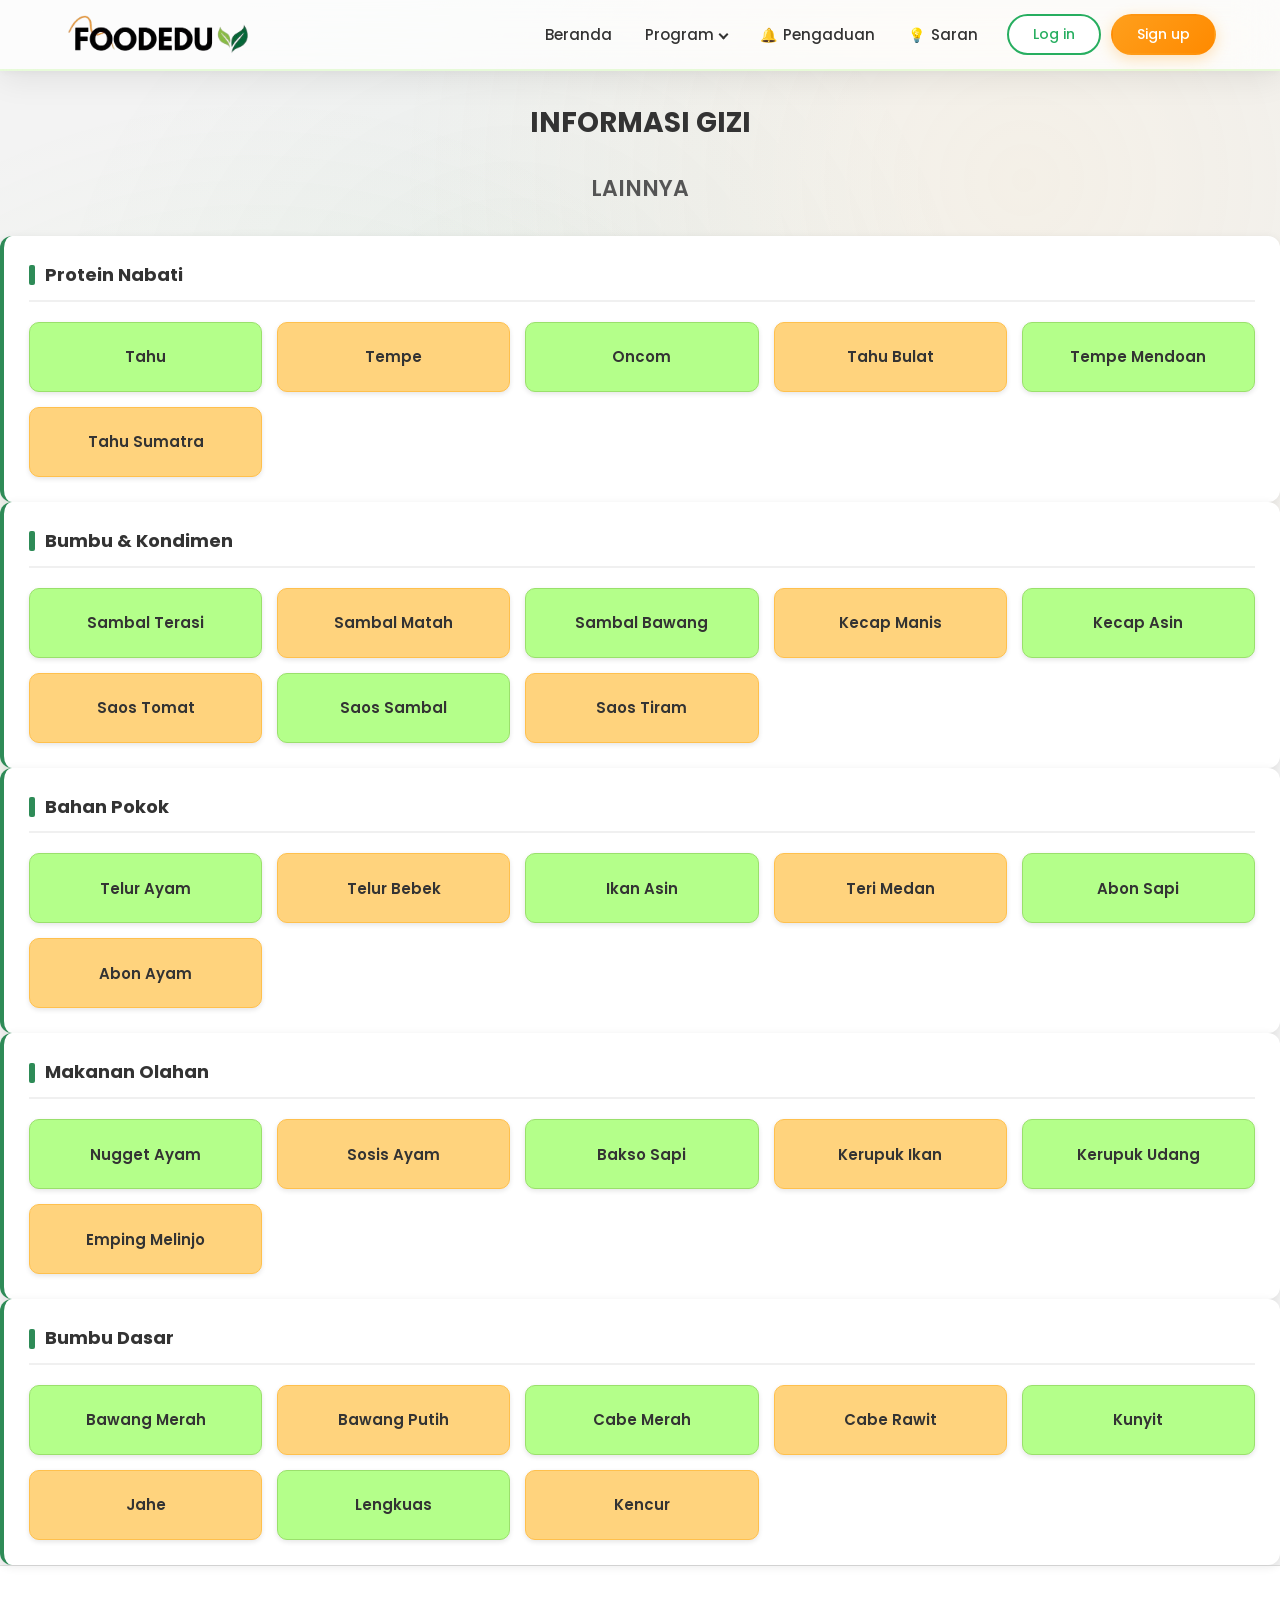
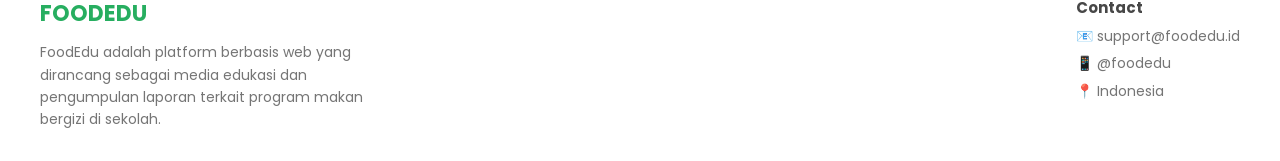
<file: lainnya.html>
<!DOCTYPE html>
<html lang="id">
<head>
    <meta charset="UTF-8">
    <meta name="viewport" content="width=device-width, initial-scale=1.0">
    <title>Informasi Gizi – Lainnya</title>

    <!-- Fonts -->
    <link rel="preconnect" href="https://fonts.gstatic.com" crossorigin>
    <link href="https://fonts.googleapis.com/css2?family=Poppins:wght@400;500;600;700&display=swap" rel="stylesheet">

    <!-- CSS -->
    <link rel="stylesheet" href="main.css">
</head>

<body>

    <!-- ============================
         NAVBAR (SAMA DENGAN GIZI)
    ============================ -->
    <nav class="navbar-gizi">

        <!-- Logo -->
        <a href="index.html" class="logo">
            <img src="asset/logo/foodedu.png" alt="FoodEdu">
        </a>

        <!-- Hamburger -->
        <div class="hamburger" id="hamburger">
            <span></span>
            <span></span>
            <span></span>
        </div>

        <!-- Menu -->
        <div class="nav-menu" id="navMenu">
            <a href="index.html" class="nav-item">Beranda</a>

            <div class="dropdown">
                <a class="nav-item dropdown-toggle">
                    Program <span class="arrow"></span>
                </a>
                <div class="dropdown-menu">
                    <a href="gizi.html#informasi-gizi">Informasi Gizi Seimbang</a>
                    <a href="gizi.html#kelayakan">Edukasi Kelayakan Makanan</a>
                </div>
            </div>

            <a href="pengaduan.php" class="nav-item pengaduan-link">Pengaduan</a>
            <a href="saran.php" class="nav-item saran-link">Saran</a>

            <div class="nav-buttons">
                <button class="btn-login">Log in</button>
                <button class="btn-signup">Sign up</button>
            </div>
        </div>
    </nav>

<!-- TITLE -->
<h1 class="page-title">INFORMASI GIZI</h1>
<h2 class="page-subtitle">LAINNYA</h2>

<!-- LIST LAINNYA -->
<section class="list-lainnya">
    <!-- Kategori Protein Nabati -->
    <div class="category-section">
        <h3 class="category-title">Protein Nabati</h3>
        <div class="category-items">
            <a class="list-item green" href="tahu.html">Tahu</a>
            <a class="list-item orange" href="tempe.html">Tempe</a>
            <a class="list-item green" href="oncom.html">Oncom</a>
            <a class="list-item orange" href="tahu-bulat.html">Tahu Bulat</a>
            <a class="list-item green" href="tempe-mendoan.html">Tempe Mendoan</a>
            <a class="list-item orange" href="tahu-sumatra.html">Tahu Sumatra</a>
        </div>
    </div>

    <!-- Kategori Bumbu & Kondimen -->
    <div class="category-section">
        <h3 class="category-title">Bumbu & Kondimen</h3>
        <div class="category-items">
            <a class="list-item green" href="sambal-terasi.html">Sambal Terasi</a>
            <a class="list-item orange" href="sambal-matah.html">Sambal Matah</a>
            <a class="list-item green" href="sambal-bawang.html">Sambal Bawang</a>
            <a class="list-item orange" href="kecap-manis.html">Kecap Manis</a>
            <a class="list-item green" href="kecap-asin.html">Kecap Asin</a>
            <a class="list-item orange" href="saos-tomat.html">Saos Tomat</a>
            <a class="list-item green" href="saos-sambal.html">Saos Sambal</a>
            <a class="list-item orange" href="saos-tiram.html">Saos Tiram</a>
        </div>
    </div>

    <!-- Kategori Bahan Pokok -->
    <div class="category-section">
        <h3 class="category-title">Bahan Pokok</h3>
        <div class="category-items">
            <a class="list-item green" href="telur-ayam.html">Telur Ayam</a>
            <a class="list-item orange" href="telur-bebek.html">Telur Bebek</a>
            <a class="list-item green" href="ikan-asin.html">Ikan Asin</a>
            <a class="list-item orange" href="teri-medan.html">Teri Medan</a>
            <a class="list-item green" href="abon-sapi.html">Abon Sapi</a>
            <a class="list-item orange" href="abon-ayam.html">Abon Ayam</a>
        </div>
    </div>

    <!-- Kategori Makanan Olahan -->
    <div class="category-section">
        <h3 class="category-title">Makanan Olahan</h3>
        <div class="category-items">
            <a class="list-item green" href="nugget-ayam.html">Nugget Ayam</a>
            <a class="list-item orange" href="sosis-ayam.html">Sosis Ayam</a>
            <a class="list-item green" href="bakso-sapi.html">Bakso Sapi</a>
            <a class="list-item orange" href="kerupuk-ikan.html">Kerupuk Ikan</a>
            <a class="list-item green" href="kerupuk-udang.html">Kerupuk Udang</a>
            <a class="list-item orange" href="emping-melinjo.html">Emping Melinjo</a>
        </div>
    </div>

    <!-- Kategori Bumbu Dasar -->
    <div class="category-section">
        <h3 class="category-title">Bumbu Dasar</h3>
        <div class="category-items">
            <a class="list-item green" href="bawang-merah.html">Bawang Merah</a>
            <a class="list-item orange" href="bawang-putih.html">Bawang Putih</a>
            <a class="list-item green" href="cabe-merah.html">Cabe Merah</a>
            <a class="list-item orange" href="cabe-rawit.html">Cabe Rawit</a>
            <a class="list-item green" href="kunyit.html">Kunyit</a>
            <a class="list-item orange" href="jahe.html">Jahe</a>
            <a class="list-item green" href="lengkuas.html">Lengkuas</a>
            <a class="list-item orange" href="kencur.html">Kencur</a>
        </div>
    </div>
</section>

<!-- FOOTER -->
<footer class="footer">
    <div class="footer-left">
        <h3>FOODEDU</h3>
        <p>
            FoodEdu adalah platform berbasis web yang dirancang sebagai media edukasi 
            dan pengumpulan laporan terkait program makan bergizi di sekolah.
        </p>
    </div>

    <div class="footer-right">
        <p><strong>Contact</strong></p>
        <p>📧 support@foodedu.id</p>
        <p>📱 @foodedu</p>
        <p>📍 Indonesia</p>
    </div>
</footer>

<!-- JAVASCRIPT -->
<script src="main.js"></script>

</body>
</html>
</file>
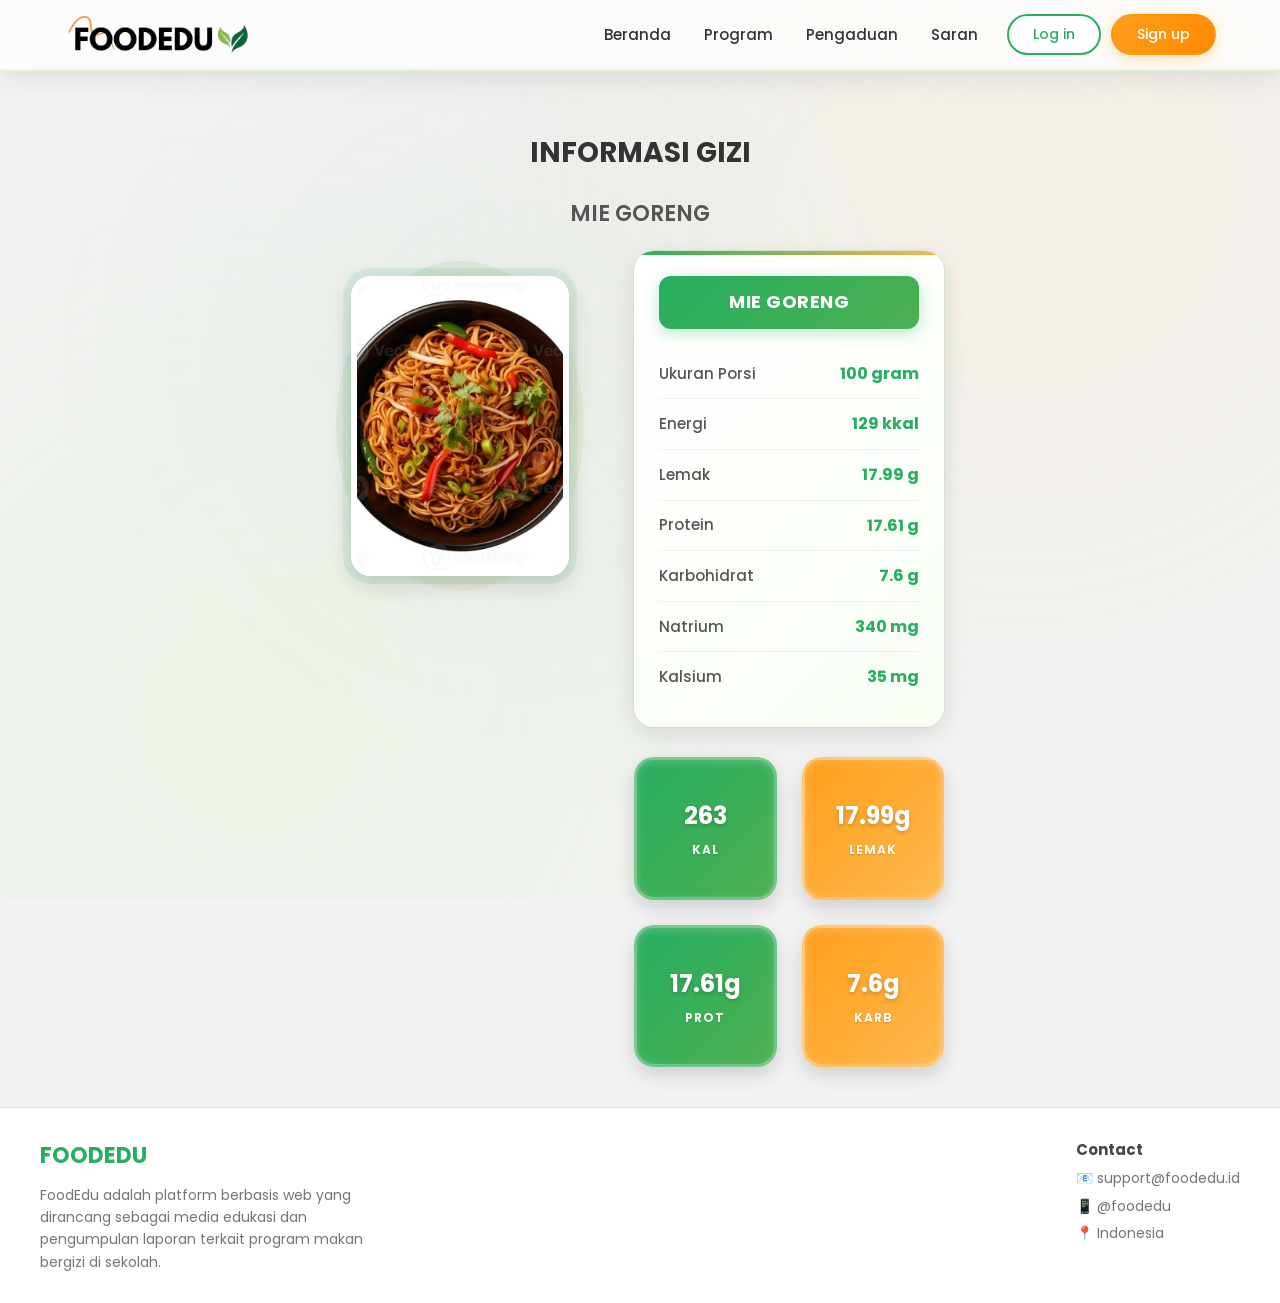
<file: mie-goreng.html>
<!DOCTYPE html>
<html lang="id">
<head>
    <meta charset="UTF-8">
    <meta name="viewport" content="width=device-width, initial-scale=1.0">
    <title>Informasi Gizi – Mie Goreng</title>

    <link rel="preconnect" href="https://fonts.gstatic.com">
    <link href="https://fonts.googleapis.com/css2?family=Poppins:wght@400;500;600;700&display=swap" rel="stylesheet">

    <link rel="stylesheet" href="main.css">
</head>
<body>

<!-- ================= NAVBAR ================= -->
<nav class="navbar-gizi">
    <a href="index.html" class="logo">
        <img src="asset/logo/foodedu.png" alt="FoodEdu">
    </a>

    <div class="hamburger" id="hamburger">
        <span></span>
        <span></span>
        <span></span>
    </div>

    <div class="nav-menu" id="navMenu">
        <a href="index.html">Beranda</a>
        <a href="gizi.html" class="active">Program</a>
        <a href="index.html#pengaduan">Pengaduan</a>
        <a href="index.html#saran">Saran</a>

        <div class="nav-buttons">
            <button class="btn-login">Log in</button>
            <button class="btn-signup">Sign up</button>
        </div>
    </div>
</nav>

<!-- ================= HEADER ================= -->
<div class="page-header">
    <h1 class="page-title">INFORMASI GIZI</h1>
    <h2 class="food-title">MIE GORENG</h2>
</div>

<!-- ================= CONTENT CONTAINER ================= -->
<div class="content-container">
    
    <!-- ================= IMAGE SECTION ================= -->
    <div class="image-section">
        <div class="food-image-container">
            <img src="asset/logo/miegoreng.jpeg" alt="Mie Goreng" class="food-image">
        </div>
    </div>

    <!-- ================= INFO SECTION ================= -->
    <div class="info-section">
        
        <!-- ================= NUTRITION TABLE ================= -->
        <div class="nutrition-box">
            <div class="nutrition-title">Mie Goreng</div>

            <table class="nutrition-table">
                <tr><td>Ukuran Porsi</td><td>100 gram</td></tr>
                <tr><td>Energi</td><td>129 kkal</td></tr>
                <tr><td>Lemak</td><td>17.99 g</td></tr>
                <tr><td>Protein</td><td>17.61 g</td></tr>
                <tr><td>Karbohidrat</td><td>7.6 g</td></tr>
                <tr><td>Natrium</td><td>340 mg</td></tr>
                <tr><td>Kalsium</td><td>35 mg</td></tr>
            </table>
        </div>

        <!-- ================= MACRO CIRCLES ================= -->
        <div class="macro-wrapper">
            <div class="macro-item green">
                <span class="macro-value">263</span>
                <span class="macro-label">KAL</span>
            </div>

            <div class="macro-item orange">
                <span class="macro-value">17.99g</span>
                <span class="macro-label">LEMAK</span>
            </div>

            <div class="macro-item green">
                <span class="macro-value">17.61g</span>
                <span class="macro-label">PROT</span>
            </div>

            <div class="macro-item orange">
                <span class="macro-value">7.6g</span>
                <span class="macro-label">KARB</span>
            </div>
        </div>
    </div>
</div>

<!-- ================= FOOTER ================= -->
<footer class="footer">
    <div class="footer-left">
        <h3>FOODEDU</h3>
        <p>
            FoodEdu adalah platform berbasis web yang dirancang sebagai media edukasi 
            dan pengumpulan laporan terkait program makan bergizi di sekolah.
        </p>
    </div>

    <div class="footer-right">
        <p><strong>Contact</strong></p>
        <p>📧 support@foodedu.id</p>
        <p>📱 @foodedu</p>
        <p>📍 Indonesia</p>
    </div>
</footer>

<script src="main.js"></script>
</body>
</html>
</file>
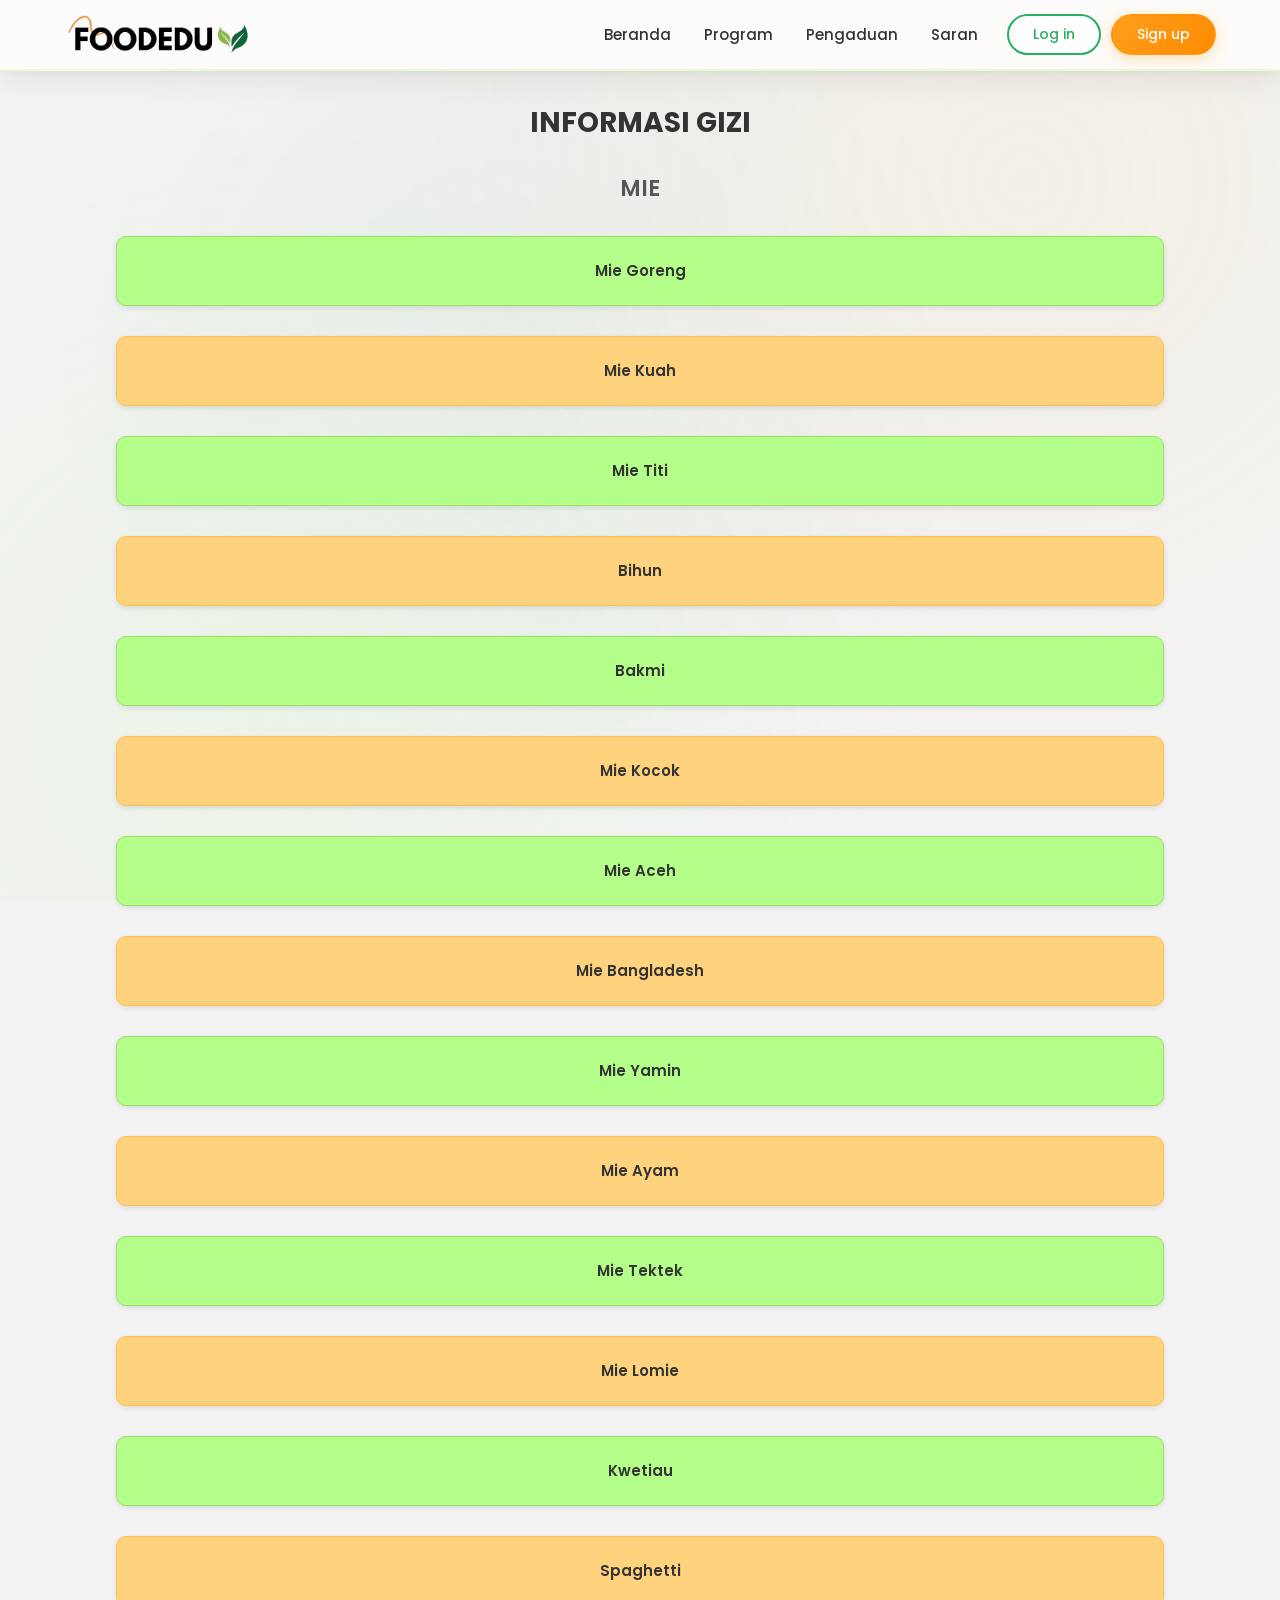
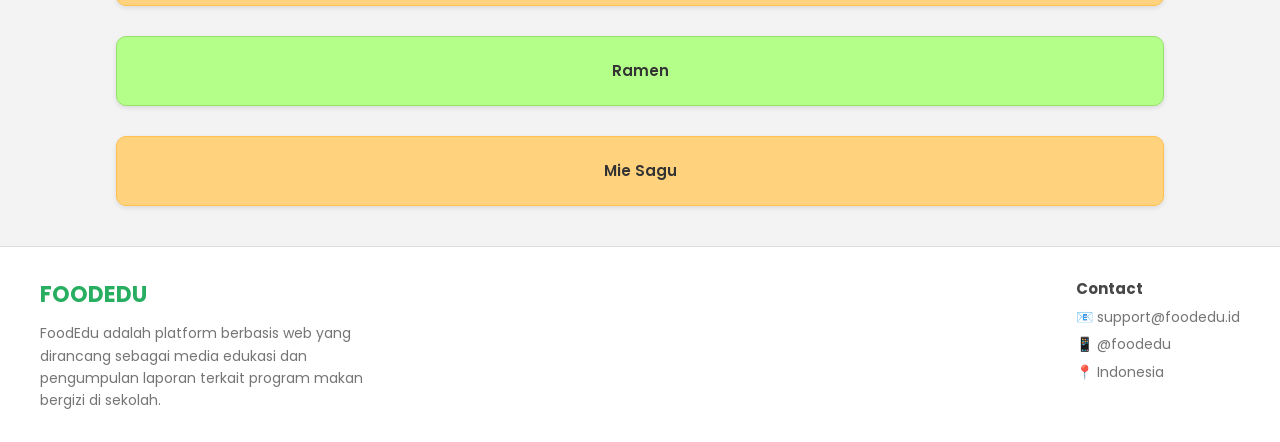
<file: mie.html>
<!DOCTYPE html>
<html lang="id">
<head>
    <meta charset="UTF-8">
    <meta name="viewport" content="width=device-width, initial-scale=1.0">
    <title>Informasi Gizi – Mie</title>

    <!-- Fonts -->
    <link rel="preconnect" href="https://fonts.gstatic.com" crossorigin>
    <link href="https://fonts.googleapis.com/css2?family=Poppins:wght@400;500;600;700&display=swap" rel="stylesheet">

    <!-- CSS -->
    <link rel="stylesheet" href="main.css">
</head>

<body>

<!-- NAVBAR -->
<nav class="navbar-gizi">
    <a href="index.html" class="logo">
        <img src="asset/logo/foodedu.png" alt="FoodEdu">
    </a>

    <!-- HAMBURGER -->
    <div class="hamburger" id="hamburger">
        <span></span>
        <span></span>
        <span></span>
    </div>

    <!-- NAV MENU -->
    <div class="nav-menu" id="navMenu">
        <a href="index.html">Beranda</a>
        <a href="gizi.html" class="active">Program</a>
        <a href="index.html#pengaduan">Pengaduan</a>
        <a href="index.html#saran">Saran</a>

        <div class="nav-buttons">
            <button class="btn-login">Log in</button>
            <button class="btn-signup">Sign up</button>
        </div>
    </div>
</nav>

<!-- TITLE -->
<h1 class="page-title">INFORMASI GIZI</h1>
<h2 class="page-subtitle">MIE</h2>

<!-- LIST NAMA MIE -->
<section class="list-gizi">
    <a class="list-item green" href="mie-goreng.html">Mie Goreng</a>
    <a class="list-item orange" href="mie-kuah.html">Mie Kuah</a>
    <a class="list-item green" href="mie-titi.html">Mie Titi</a>
    <a class="list-item orange" href="bihun.html">Bihun</a>
    <a class="list-item green" href="bakmi.html">Bakmi</a>
    <a class="list-item orange" href="mie-kocok.html">Mie Kocok</a>
    <a class="list-item green" href="mie-aceh.html">Mie Aceh</a>
    <a class="list-item orange" href="mie-bangladesh.html">Mie Bangladesh</a>
    <a class="list-item green" href="mie-yamin.html">Mie Yamin</a>
    <a class="list-item orange" href="mie-ayam.html">Mie Ayam</a>
    <a class="list-item green" href="mie-tektek.html">Mie Tektek</a>
    <a class="list-item orange" href="mie-lomie.html">Mie Lomie</a>
    <a class="list-item green" href="kwetiau.html">Kwetiau</a>
    <a class="list-item orange" href="spaghetti.html">Spaghetti</a>
    <a class="list-item green" href="ramen.html">Ramen</a>
    <a class="list-item orange" href="mie-sagu.html">Mie Sagu</a>
</section>

<!-- FOOTER -->
<footer class="footer">
    <div class="footer-left">
        <h3>FOODEDU</h3>
        <p>
            FoodEdu adalah platform berbasis web yang dirancang sebagai media edukasi 
            dan pengumpulan laporan terkait program makan bergizi di sekolah.
        </p>
    </div>

    <div class="footer-right">
        <p><strong>Contact</strong></p>
        <p>📧 support@foodedu.id</p>
        <p>📱 @foodedu</p>
        <p>📍 Indonesia</p>
    </div>
</footer>

<!-- JAVASCRIPT -->
<script src="main.js"></script>

</body>
</html>
</file>
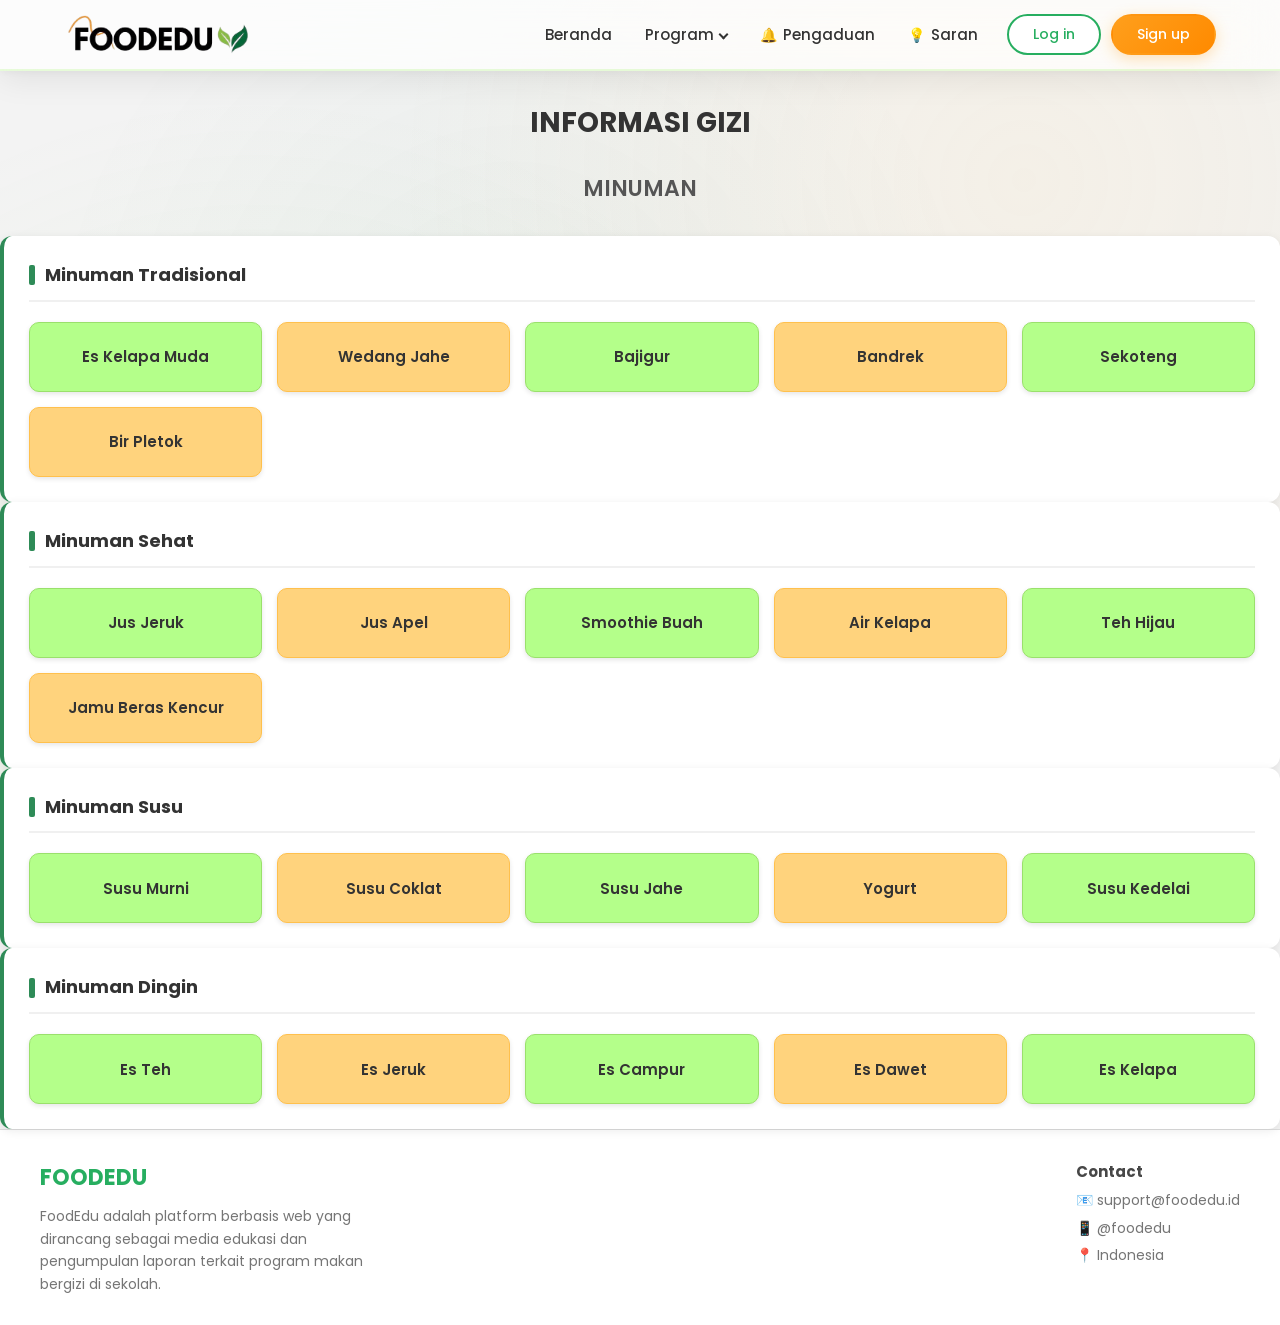
<file: minuman.html>
<!DOCTYPE html>
<html lang="id">
<head>
    <meta charset="UTF-8">
    <meta name="viewport" content="width=device-width, initial-scale=1.0">
    <title>Informasi Gizi – Minuman</title>

    <!-- Fonts -->
    <link rel="preconnect" href="https://fonts.gstatic.com" crossorigin>
    <link href="https://fonts.googleapis.com/css2?family=Poppins:wght@400;500;600;700&display=swap" rel="stylesheet">

    <!-- CSS -->
    <link rel="stylesheet" href="main.css">
</head>

<body>

    <!-- ============================
         NAVBAR (SAMA DENGAN GIZI)
    ============================ -->
    <nav class="navbar-gizi">

        <!-- Logo -->
        <a href="index.html" class="logo">
            <img src="asset/logo/foodedu.png" alt="FoodEdu">
        </a>

        <!-- Hamburger -->
        <div class="hamburger" id="hamburger">
            <span></span>
            <span></span>
            <span></span>
        </div>

        <!-- Menu -->
        <div class="nav-menu" id="navMenu">
            <a href="index.html" class="nav-item">Beranda</a>

            <div class="dropdown">
                <a class="nav-item dropdown-toggle">
                    Program <span class="arrow"></span>
                </a>
                <div class="dropdown-menu">
                    <a href="gizi.html#informasi-gizi">Informasi Gizi Seimbang</a>
                    <a href="gizi.html#kelayakan">Edukasi Kelayakan Makanan</a>
                </div>
            </div>

            <a href="pengaduan.php" class="nav-item pengaduan-link">Pengaduan</a>
            <a href="saran.php" class="nav-item saran-link">Saran</a>

            <div class="nav-buttons">
                <button class="btn-login">Log in</button>
                <button class="btn-signup">Sign up</button>
            </div>
        </div>
    </nav>

<!-- TITLE -->
<h1 class="page-title">INFORMASI GIZI</h1>
<h2 class="page-subtitle">MINUMAN</h2>

<!-- LIST MINUMAN -->
<section class="list-minuman">
    <!-- Kategori Minuman Tradisional -->
    <div class="category-section">
        <h3 class="category-title">Minuman Tradisional</h3>
        <div class="category-items">
            <a class="list-item green" href="es-kelapa-muda.html">Es Kelapa Muda</a>
            <a class="list-item orange" href="wedang-jahe.html">Wedang Jahe</a>
            <a class="list-item green" href="bajigur.html">Bajigur</a>
            <a class="list-item orange" href="bandrek.html">Bandrek</a>
            <a class="list-item green" href="sekoteng.html">Sekoteng</a>
            <a class="list-item orange" href="bir-pletok.html">Bir Pletok</a>
        </div>
    </div>

    <!-- Kategori Minuman Sehat -->
    <div class="category-section">
        <h3 class="category-title">Minuman Sehat</h3>
        <div class="category-items">
            <a class="list-item green" href="jus-jeruk.html">Jus Jeruk</a>
            <a class="list-item orange" href="jus-apel.html">Jus Apel</a>
            <a class="list-item green" href="smoothie-buah.html">Smoothie Buah</a>
            <a class="list-item orange" href="air-kelapa.html">Air Kelapa</a>
            <a class="list-item green" href="teh-hijau.html">Teh Hijau</a>
            <a class="list-item orange" href="jamu-beras-kencur.html">Jamu Beras Kencur</a>
        </div>
    </div>

    <!-- Kategori Minuman Susu -->
    <div class="category-section">
        <h3 class="category-title">Minuman Susu</h3>
        <div class="category-items">
            <a class="list-item green" href="susu-murni.html">Susu Murni</a>
            <a class="list-item orange" href="susu-coklat.html">Susu Coklat</a>
            <a class="list-item green" href="susu-jahe.html">Susu Jahe</a>
            <a class="list-item orange" href="yogurt.html">Yogurt</a>
            <a class="list-item green" href="susu-kedelai.html">Susu Kedelai</a>
        </div>
    </div>

    <!-- Kategori Minuman Dingin -->
    <div class="category-section">
        <h3 class="category-title">Minuman Dingin</h3>
        <div class="category-items">
            <a class="list-item green" href="es-teh.html">Es Teh</a>
            <a class="list-item orange" href="es-jeruk.html">Es Jeruk</a>
            <a class="list-item green" href="es-campur.html">Es Campur</a>
            <a class="list-item orange" href="es-dawet.html">Es Dawet</a>
            <a class="list-item green" href="es-kelapa.html">Es Kelapa</a>
        </div>
    </div>
</section>

<!-- FOOTER -->
<footer class="footer">
    <div class="footer-left">
        <h3>FOODEDU</h3>
        <p>
            FoodEdu adalah platform berbasis web yang dirancang sebagai media edukasi 
            dan pengumpulan laporan terkait program makan bergizi di sekolah.
        </p>
    </div>

    <div class="footer-right">
        <p><strong>Contact</strong></p>
        <p>📧 support@foodedu.id</p>
        <p>📱 @foodedu</p>
        <p>📍 Indonesia</p>
    </div>
</footer>

<!-- JAVASCRIPT -->
<script src="main.js"></script>

</body>
</html>
</file>
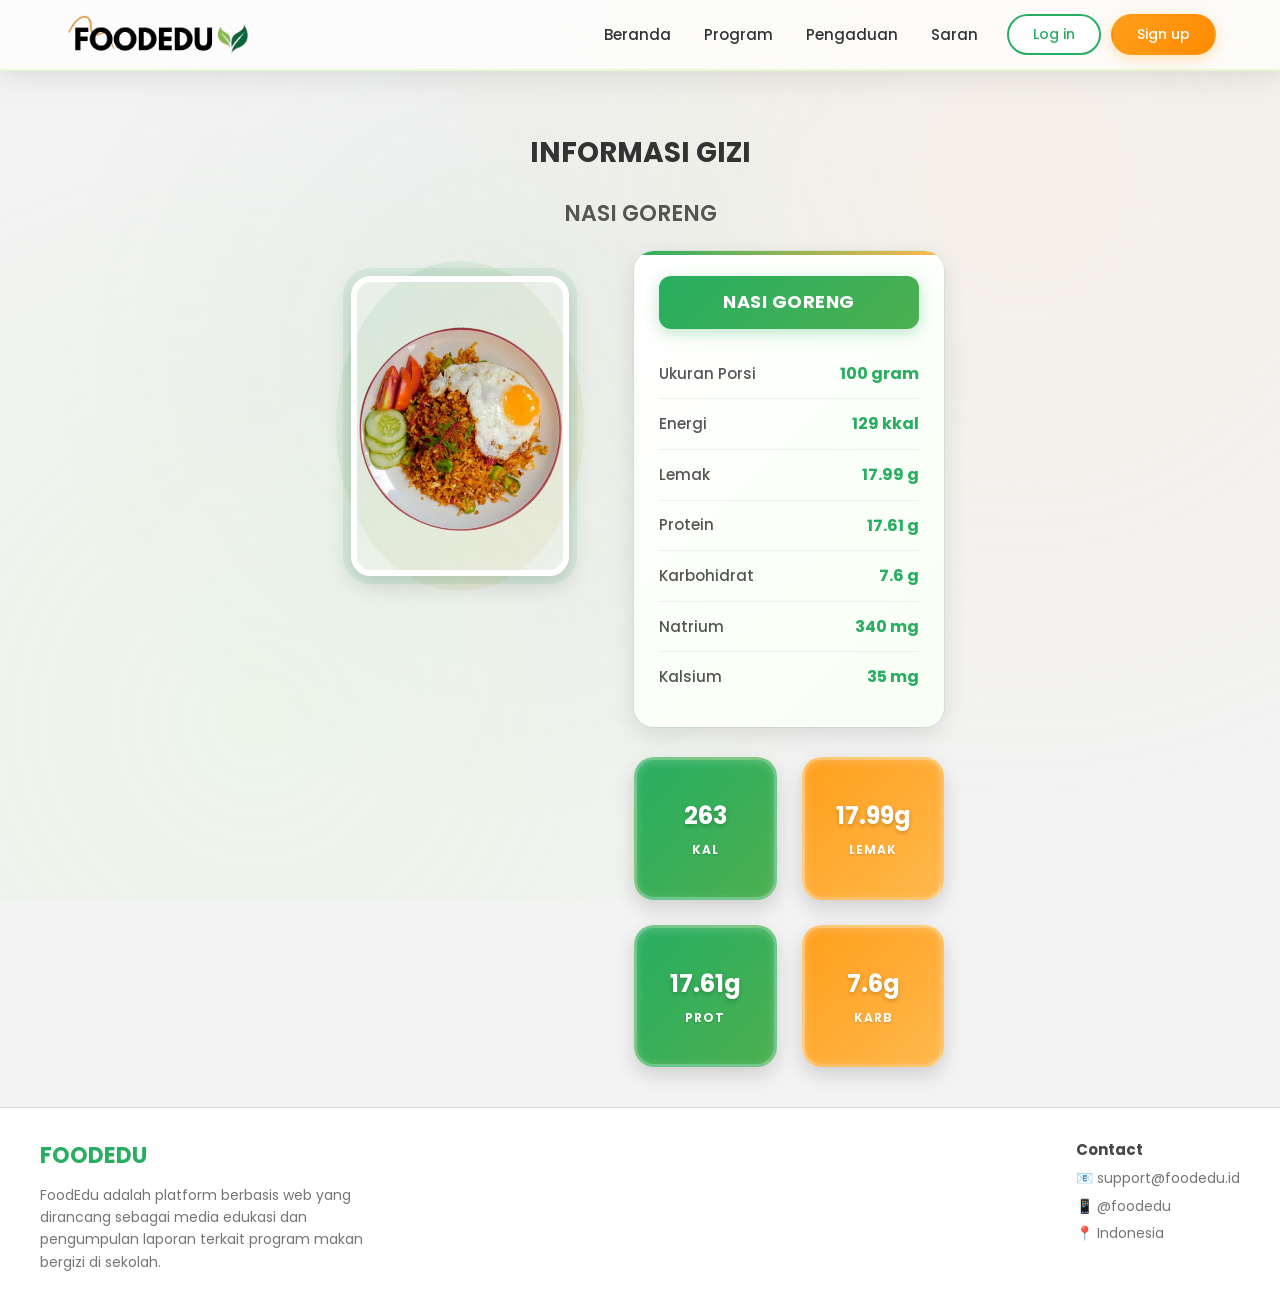
<file: nasi-goreng.html>
<!DOCTYPE html>
<html lang="id">
<head>
    <meta charset="UTF-8">
    <meta name="viewport" content="width=device-width, initial-scale=1.0">
    <title>Informasi Gizi – Nasi Goreng</title>

    <link rel="preconnect" href="https://fonts.gstatic.com">
    <link href="https://fonts.googleapis.com/css2?family=Poppins:wght@400;500;600;700&display=swap" rel="stylesheet">

    <link rel="stylesheet" href="main.css">
</head>
<body>

<!-- ================= NAVBAR ================= -->
<nav class="navbar-gizi">
    <a href="index.html" class="logo">
        <img src="asset/logo/foodedu.png" alt="FoodEdu">
    </a>

    <div class="hamburger" id="hamburger">
        <span></span>
        <span></span>
        <span></span>
    </div>

    <div class="nav-menu" id="navMenu">
        <a href="index.html">Beranda</a>
        <a href="gizi.html" class="active">Program</a>
        <a href="index.html#pengaduan">Pengaduan</a>
        <a href="index.html#saran">Saran</a>

        <div class="nav-buttons">
            <button class="btn-login">Log in</button>
            <button class="btn-signup">Sign up</button>
        </div>
    </div>
</nav>

<!-- ================= HEADER ================= -->
<div class="page-header">
    <h1 class="page-title">INFORMASI GIZI</h1>
    <h2 class="food-title">NASI GORENG</h2>
</div>

<!-- ================= CONTENT CONTAINER ================= -->
<div class="content-container">
    
    <!-- ================= IMAGE SECTION ================= -->
    <div class="image-section">
        <div class="food-image-container">
            <img src="asset/logo/nasigoreng.png" alt="Nasi Goreng" class="food-image">
        </div>
    </div>

    <!-- ================= INFO SECTION ================= -->
    <div class="info-section">
        
        <!-- ================= NUTRITION TABLE ================= -->
        <div class="nutrition-box">
            <div class="nutrition-title">Nasi Goreng</div>

            <table class="nutrition-table">
                <tr><td>Ukuran Porsi</td><td>100 gram</td></tr>
                <tr><td>Energi</td><td>129 kkal</td></tr>
                <tr><td>Lemak</td><td>17.99 g</td></tr>
                <tr><td>Protein</td><td>17.61 g</td></tr>
                <tr><td>Karbohidrat</td><td>7.6 g</td></tr>
                <tr><td>Natrium</td><td>340 mg</td></tr>
                <tr><td>Kalsium</td><td>35 mg</td></tr>
            </table>
        </div>

        <!-- ================= MACRO CIRCLES ================= -->
        <div class="macro-wrapper">
            <div class="macro-item green">
                <span class="macro-value">263</span>
                <span class="macro-label">KAL</span>
            </div>

            <div class="macro-item orange">
                <span class="macro-value">17.99g</span>
                <span class="macro-label">LEMAK</span>
            </div>

            <div class="macro-item green">
                <span class="macro-value">17.61g</span>
                <span class="macro-label">PROT</span>
            </div>

            <div class="macro-item orange">
                <span class="macro-value">7.6g</span>
                <span class="macro-label">KARB</span>
            </div>
        </div>
    </div>
</div>

<!-- ================= FOOTER ================= -->
<footer class="footer">
    <div class="footer-left">
        <h3>FOODEDU</h3>
        <p>
            FoodEdu adalah platform berbasis web yang dirancang sebagai media edukasi 
            dan pengumpulan laporan terkait program makan bergizi di sekolah.
        </p>
    </div>

    <div class="footer-right">
        <p><strong>Contact</strong></p>
        <p>📧 support@foodedu.id</p>
        <p>📱 @foodedu</p>
        <p>📍 Indonesia</p>
    </div>
</footer>

<script src="main.js"></script>
</body>
</html>
</file>
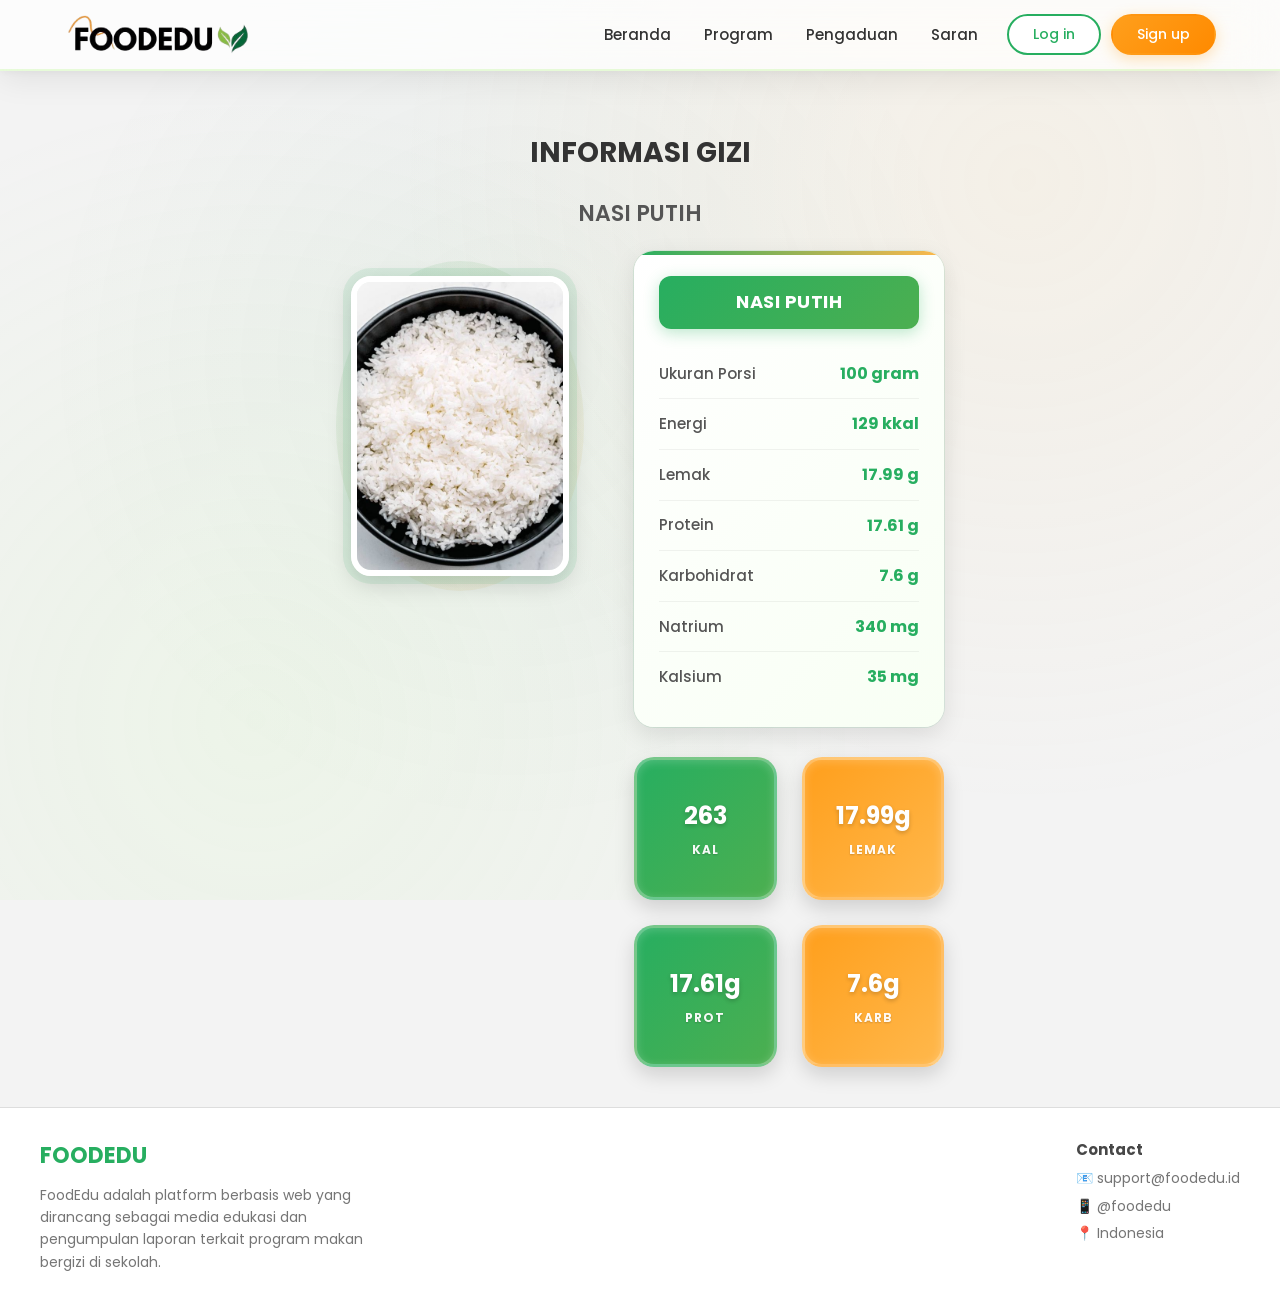
<file: nasi-putih.html>
<!DOCTYPE html>
<html lang="id">
<head>
    <meta charset="UTF-8">
    <meta name="viewport" content="width=device-width, initial-scale=1.0">
    <title>Informasi Gizi – Nasi Putih</title>

    <link rel="preconnect" href="https://fonts.gstatic.com">
    <link href="https://fonts.googleapis.com/css2?family=Poppins:wght@400;500;600;700&display=swap" rel="stylesheet">

    <link rel="stylesheet" href="main.css">
</head>
<body>

<!-- ================= NAVBAR ================= -->
<nav class="navbar-gizi">
    <a href="index.html" class="logo">
        <img src="asset/logo/foodedu.png" alt="FoodEdu">
    </a>

    <div class="hamburger" id="hamburger">
        <span></span>
        <span></span>
        <span></span>
    </div>

    <div class="nav-menu" id="navMenu">
        <a href="index.html">Beranda</a>
        <a href="gizi.html" class="active">Program</a>
        <a href="index.html#pengaduan">Pengaduan</a>
        <a href="index.html#saran">Saran</a>

        <div class="nav-buttons">
            <button class="btn-login">Log in</button>
            <button class="btn-signup">Sign up</button>
        </div>
    </div>
</nav>

<!-- ================= HEADER ================= -->
<div class="page-header">
    <h1 class="page-title">INFORMASI GIZI</h1>
    <h2 class="food-title">NASI PUTIH</h2>
</div>

<!-- ================= CONTENT CONTAINER ================= -->
<div class="content-container">
    
    <!-- ================= IMAGE SECTION ================= -->
    <div class="image-section">
        <div class="food-image-container">
            <img src="asset/logo/nasiputih.jpeg" alt="Nasi Putih" class="food-image">
        </div>
    </div>

    <!-- ================= INFO SECTION ================= -->
    <div class="info-section">
        
        <!-- ================= NUTRITION TABLE ================= -->
        <div class="nutrition-box">
            <div class="nutrition-title">Nasi Putih</div>

            <table class="nutrition-table">
                <tr><td>Ukuran Porsi</td><td>100 gram</td></tr>
                <tr><td>Energi</td><td>129 kkal</td></tr>
                <tr><td>Lemak</td><td>17.99 g</td></tr>
                <tr><td>Protein</td><td>17.61 g</td></tr>
                <tr><td>Karbohidrat</td><td>7.6 g</td></tr>
                <tr><td>Natrium</td><td>340 mg</td></tr>
                <tr><td>Kalsium</td><td>35 mg</td></tr>
            </table>
        </div>

        <!-- ================= MACRO CIRCLES ================= -->
        <div class="macro-wrapper">
            <div class="macro-item green">
                <span class="macro-value">263</span>
                <span class="macro-label">KAL</span>
            </div>

            <div class="macro-item orange">
                <span class="macro-value">17.99g</span>
                <span class="macro-label">LEMAK</span>
            </div>

            <div class="macro-item green">
                <span class="macro-value">17.61g</span>
                <span class="macro-label">PROT</span>
            </div>

            <div class="macro-item orange">
                <span class="macro-value">7.6g</span>
                <span class="macro-label">KARB</span>
            </div>
        </div>
    </div>
</div>

<!-- ================= FOOTER ================= -->
<footer class="footer">
    <div class="footer-left">
        <h3>FOODEDU</h3>
        <p>
            FoodEdu adalah platform berbasis web yang dirancang sebagai media edukasi 
            dan pengumpulan laporan terkait program makan bergizi di sekolah.
        </p>
    </div>

    <div class="footer-right">
        <p><strong>Contact</strong></p>
        <p>📧 support@foodedu.id</p>
        <p>📱 @foodedu</p>
        <p>📍 Indonesia</p>
    </div>
</footer>

<script src="main.js"></script>
</body>
</html>
</file>
<file: main.css>
/* =========================================================
    FOODEDU - MAIN CSS FILE
    Menggabungkan semua file CSS menjadi satu
========================================================= */

/* =========================================================
    GLOBAL VARIABLES
========================================================= */
:root {
    --green: #27AE60;
    --green-dark: #1e874d;
    --yellow: #FFB84C;
    --accent: #FF9F1C;
    --bg-light: #F3F3F3;
    --card: #CFFFAC;
    --shadow-soft: 0 4px 15px rgba(0, 0, 0, 0.08);
    --shadow-medium: 0 8px 20px rgba(0, 0, 0, 0.12);
    --shadow-strong: 0 12px 28px rgba(0, 0, 0, 0.18);
    --transition: .25s ease;
    --radius: 16px;
}

/* =========================================================
    GLOBAL RESET
========================================================= */
* {
    margin: 0;
    padding: 0;
    box-sizing: border-box;
}

html {
    scroll-behavior: smooth;
}

body {
    font-family: "Poppins", sans-serif;
    background: var(--bg-light);
    color: #222;
    line-height: 1.6;
    min-height: 100vh;
    display: flex;
    flex-direction: column;
}

img {
    max-width: 100%;
    display: block;
}

/* =========================================================
    NAVBAR - INDEX PAGE
========================================================= */
/* =========================================================
    NAVBAR - UNIFIED STYLES
========================================================= */
.navbar-container,
.navbar-home,
.navbar-gizi,
.navbar-buah,
.navbar-soup {
    width: 100%;
    background: rgba(255, 255, 255, 0.75);
    backdrop-filter: blur(20px) saturate(180%);
    -webkit-backdrop-filter: blur(20px) saturate(180%);
    position: sticky;
    top: 0;
    z-index: 1000;
    box-shadow: 0 8px 32px rgba(0, 0, 0, 0.08), 0 2px 8px rgba(0, 0, 0, 0.04);
    display: flex;
    align-items: center;
    justify-content: space-between;
    padding: 14px 5%;
    transition: all 0.4s cubic-bezier(0.4, 0, 0.2, 1);
    animation: navDrop 0.6s cubic-bezier(0.34, 1.56, 0.64, 1) forwards;
    border-bottom: 1px solid rgba(39, 174, 96, 0.1);
}

/* Specific border for content pages */
.navbar-gizi,
.navbar-buah,
.navbar-soup {
    border-bottom: 2px solid rgba(198, 247, 163, 0.4);
}

.navbar-container.scrolled,
.navbar-home.scrolled,
.navbar-gizi.active-scroll,
.navbar-buah.active-scroll,
.navbar-soup.active-scroll {
    background: rgba(255, 255, 255, 0.95);
    backdrop-filter: blur(24px) saturate(200%);
    -webkit-backdrop-filter: blur(24px) saturate(200%);
    box-shadow: 0 12px 40px rgba(0, 0, 0, 0.12), 0 4px 12px rgba(0, 0, 0, 0.06);
    padding: 10px 5%;
}

@keyframes navDrop {
    from {
        opacity: 0;
        transform: translateY(-20px);
    }

    to {
        opacity: 1;
        transform: translateY(0);
    }
}

.navbar-inner {
    width: 100%;
    display: flex;
    justify-content: space-between;
    align-items: center;
    max-width: 1250px;
    margin: 0 auto;
}

/* LOGO STANDARDIZATION */
.logo img {
    height: 40px;
    /* Unified Height */
    width: auto;
    /* Maintain Aspect Ratio */
    transition: transform 0.3s ease;
}

.logo:hover img {
    transform: scale(1.05);
}

/* Remove specific overrides that caused jumps */
.navbar-gizi .logo img,
.navbar-buah .logo img,
.navbar-soup .logo img {
    width: auto;
    height: 40px;
}

/* =========================================================
    NAVIGATION MENU
========================================================= */
.nav-menu {
    display: flex;
    align-items: center;
    gap: 25px;
}

/* =========================================================
    NAVBAR ITEMS & ANIMATIONS
========================================================= */
.nav-item,
.nav-menu a {
    text-decoration: none;
    color: #333;
    font-size: 15px;
    font-weight: 500;
    padding: 8px 0;
    margin: 0 4px;
    /* Slight spacing for symmetry */
    position: relative;
    transition: color 0.4s cubic-bezier(0.23, 1, 0.32, 1);
}

/* Hover State - Clean & Modern */
.nav-item:hover,
.nav-menu a:hover {
    color: var(--green);
    transform: translateY(-1px);
}

/* Underline Animation (Left to Right) */
.nav-item::after,
.nav-menu a::after {
    content: "";
    position: absolute;
    width: 0;
    height: 2px;
    bottom: 4px;
    /* Positioned slightly up */
    left: 0;
    /* Start from left */
    background-color: var(--green);
    transition: all 0.4s cubic-bezier(0.23, 1, 0.32, 1);
    /* No transform logic needed for LTR */
    border-radius: 2px;
}

.nav-item:hover::after,
.nav-menu a:hover::after,
.nav-item.active::after,
.nav-menu a.active::after {
    width: 100%;
}

.nav-item.active,
.nav-menu a.active {
    color: var(--green);
    font-weight: 600;
}

/* Active Click Effect */
.nav-item:active,
.nav-menu a:active {
    transform: translateY(1px) scale(0.98);
    transition: transform 0.1s ease;
}

/* Special Links: Pengaduan & Saran - Icons with specific animation */
.nav-menu a.pengaduan-link::before,
.nav-item.pengaduan-link::before {
    content: '🔔';
    margin-right: 6px;
    font-size: 14px;
    display: inline-block;
    transition: transform 0.4s cubic-bezier(0.34, 1.56, 0.64, 1);
}

.nav-menu a.saran-link::before,
.nav-item.saran-link::before {
    content: '💡';
    margin-right: 6px;
    font-size: 14px;
    display: inline-block;
    transition: transform 0.4s cubic-bezier(0.34, 1.56, 0.64, 1);
}

.nav-menu a.pengaduan-link:hover::before,
.nav-item.pengaduan-link:hover::before {
    transform: rotate(15deg) scale(1.1);
}

.nav-menu a.saran-link:hover::before,
.nav-item.saran-link:hover::before {
    transform: rotate(-10deg) scale(1.1);
}

/* =========================================================
    DROPDOWN MENU
========================================================= */
.dropdown {
    position: relative;
}

.dropdown-toggle {
    cursor: pointer;
    display: flex;
    align-items: center;
    gap: 6px;
    background: none;
    border: none;
    font-family: "Poppins", sans-serif;
    font-size: 15px;
    font-weight: 500;
    color: #333;
    padding: 8px 0;
    transition: color 0.3s ease;
}

.dropdown-toggle:hover {
    color: #2e8b57;
}

.arrow {
    width: 7px;
    height: 7px;
    border-right: 2px solid #333;
    border-bottom: 2px solid #333;
    transform: rotate(45deg);
    transition: var(--transition);
}

.dropdown.open .arrow {
    transform: rotate(-135deg);
    border-color: #2e8b57;
}

.dropdown-menu {
    position: absolute;
    top: 40px;
    left: 0;
    width: 240px;
    background: rgba(255, 255, 255, 0.98);
    backdrop-filter: blur(20px);
    -webkit-backdrop-filter: blur(20px);
    padding: 12px 0;
    border-radius: 16px;
    box-shadow: 0 12px 40px rgba(0, 0, 0, 0.12), 0 4px 16px rgba(0, 0, 0, 0.08);
    border: 1px solid rgba(39, 174, 96, 0.1);
    opacity: 0;
    visibility: hidden;
    pointer-events: none;
    transform: translateY(-12px) scale(0.95);
    transform-origin: top center;
    transition: all 0.4s cubic-bezier(0.34, 1.56, 0.64, 1);
    z-index: 999;
}

.dropdown.open .dropdown-menu {
    opacity: 1;
    visibility: visible;
    pointer-events: auto;
    transform: translateY(0) scale(1);
}

.dropdown-menu a {
    position: relative;
    display: block;
    padding: 12px 20px;
    text-decoration: none;
    color: #333;
    font-size: 14px;
    font-weight: 500;
    transition: all 0.3s cubic-bezier(0.34, 1.56, 0.64, 1);
    border-bottom: none;
    border-radius: 8px;
    margin: 2px 8px;
}

.dropdown-menu a:hover,
.dropdown-menu a.active:hover {
    background: linear-gradient(135deg, rgba(39, 174, 96, 0.12) 0%, rgba(39, 174, 96, 0.08) 100%);
    color: var(--green);
    transform: translateX(6px) scale(1.02);
    box-shadow: 0 2px 8px rgba(39, 174, 96, 0.15);
}

.dropdown-menu a.active {
    color: #333;
}

/* Base underline style - hidden by default */
.dropdown-menu a::after,
.dropdown-menu a.active::after {
    content: "";
    position: absolute;
    left: 12px;
    bottom: 10px;
    height: 2px;
    background: linear-gradient(90deg, var(--green), #2e8b57);
    width: 0;
    transition: width 0.4s cubic-bezier(0.34, 1.56, 0.64, 1);
    display: block;
    border-radius: 2px;
}

/* Show underline on hover */
.dropdown-menu a:hover::after,
.dropdown-menu a.active:hover::after {
    width: calc(100% - 40px);
}


/* =========================================================
    NAVBAR BUTTONS
========================================================= */
.nav-buttons {
    display: flex;
    align-items: center;
    gap: 10px;
    position: relative;
}

/* Smooth transition for nav-buttons content change */
.nav-buttons>* {
    transition: opacity 0.3s ease, transform 0.3s ease;
}

.nav-buttons button {
    padding: 8px 24px;
    font-weight: 500;
    border-radius: 50px;
    cursor: pointer;
    transition: all 0.3s cubic-bezier(0.23, 1, 0.32, 1);
    font-family: "Poppins", sans-serif;
    font-size: 14px;
}

.btn-login {
    background: #fff;
    border: 2px solid var(--green);
    color: var(--green);
    overflow: hidden;
    position: relative;
    z-index: 1;
}

.btn-login::before {
    content: '';
    position: absolute;
    top: 50%;
    left: 50%;
    width: 0;
    height: 0;
    border-radius: 50%;
    background: var(--green);
    transform: translate(-50%, -50%);
    transition: width 0.6s cubic-bezier(0.23, 1, 0.32, 1), height 0.6s cubic-bezier(0.23, 1, 0.32, 1);
    z-index: -1;
}

.btn-login:hover::before {
    width: 300px;
    height: 300px;
}

.btn-login:hover {
    color: #fff;
    transform: translateY(-2px);
    box-shadow: 0 8px 20px rgba(39, 174, 96, 0.25);
    border-color: var(--green);
}

.btn-login:active {
    transform: translateY(1px) scale(0.98);
    box-shadow: 0 2px 10px rgba(39, 174, 96, 0.15);
}

.btn-signup {
    background: linear-gradient(135deg, var(--accent) 0%, #ff8a00 100%);
    border: 2px solid transparent;
    color: white;
    overflow: hidden;
    position: relative;
    box-shadow: 0 4px 15px rgba(255, 159, 28, 0.3);
    z-index: 1;
}

.btn-signup::before {
    content: '';
    position: absolute;
    top: 0;
    left: -100%;
    width: 100%;
    height: 100%;
    background: linear-gradient(90deg, transparent, rgba(255, 255, 255, 0.2), transparent);
    transition: left 0.5s ease;
    z-index: -1;
}

.btn-signup:hover::before {
    left: 100%;
}

.btn-signup:hover {
    transform: translateY(-2px);
    box-shadow: 0 8px 25px rgba(255, 159, 28, 0.4);
    background: linear-gradient(135deg, #ff9f1c 0%, #ff8a00 100%);
}

.btn-signup:active {
    transform: translateY(1px) scale(0.98);
    box-shadow: 0 2px 10px rgba(255, 159, 28, 0.2);
}

/* =========================================================
    USER PROFILE & LOGOUT BUTTON
========================================================= */
.user-profile {
    display: flex;
    align-items: center;
    gap: 12px;
    padding: 0;
    border-radius: 50px;
    background: transparent;
    transition: all 0.3s cubic-bezier(0.23, 1, 0.32, 1);
}

.user-profile:hover {
    background: transparent;
    box-shadow: none;
}

.user-profile .username {
    background: linear-gradient(135deg, var(--accent) 0%, #ff8a00 100%) !important;
    border: 2px solid transparent !important;
    color: white !important;
    overflow: hidden !important;
    position: relative !important;
    box-shadow: 0 4px 15px rgba(255, 159, 28, 0.3) !important;
    z-index: 1 !important;
    padding: 8px 24px !important;
    border-radius: 50px !important;
    font-weight: 500 !important;
    font-size: 14px !important;
    cursor: default;
    transition: all 0.3s cubic-bezier(0.23, 1, 0.32, 1) !important;
    font-family: "Poppins", sans-serif;
    display: flex;
    align-items: center;
    max-width: 200px;
    text-overflow: ellipsis;
    white-space: nowrap;
}

.user-profile .username::before {
    content: '' !important;
    position: absolute !important;
    top: 0 !important;
    left: -100% !important;
    width: 100% !important;
    height: 100% !important;
    background: linear-gradient(90deg, transparent, rgba(255, 255, 255, 0.2), transparent) !important;
    transition: left 0.5s ease !important;
    z-index: -1 !important;
}

.user-profile .username:hover::before {
    left: 100% !important;
}

.user-profile .username:hover {
    transform: translateY(-2px) !important;
    box-shadow: 0 8px 25px rgba(255, 159, 28, 0.4) !important;
    background: linear-gradient(135deg, #ff9f1c 0%, #ff8a00 100%) !important;
}

.btn-logout {
    background: #fff !important;
    border: 2px solid var(--green) !important;
    color: var(--green) !important;
    overflow: hidden !important;
    position: relative !important;
    z-index: 1 !important;
    padding: 8px 24px !important;
    border-radius: 50px !important;
    font-weight: 500 !important;
    font-size: 14px !important;
    cursor: pointer;
    transition: all 0.3s cubic-bezier(0.23, 1, 0.32, 1) !important;
    font-family: "Poppins", sans-serif;
}

.btn-logout::before {
    content: '' !important;
    position: absolute !important;
    top: 50% !important;
    left: 50% !important;
    width: 0 !important;
    height: 0 !important;
    border-radius: 50% !important;
    background: var(--green) !important;
    transform: translate(-50%, -50%) !important;
    transition: width 0.6s cubic-bezier(0.23, 1, 0.32, 1), height 0.6s cubic-bezier(0.23, 1, 0.32, 1) !important;
    z-index: -1 !important;
}

.btn-logout:hover::before {
    width: 300px !important;
    height: 300px !important;
}

.btn-logout:hover {
    color: #fff !important;
    transform: translateY(-2px) !important;
    box-shadow: 0 8px 20px rgba(39, 174, 96, 0.25) !important;
    border-color: var(--green) !important;
}

.btn-logout:active {
    transform: translateY(1px) scale(0.98) !important;
    box-shadow: 0 2px 10px rgba(39, 174, 96, 0.15) !important;
}

/* =========================================================
    HAMBURGER MENU - MODERN & SMOOTH
========================================================= */
.hamburger {
    display: none;
    flex-direction: column;
    justify-content: space-around;
    width: 32px;
    height: 32px;
    background: none;
    border: none;
    cursor: pointer;
    padding: 6px;
    z-index: 1005;
    transition: all 0.3s cubic-bezier(0.34, 1.56, 0.64, 1);
}

.hamburger:hover {
    transform: scale(1.08);
}

.hamburger span {
    display: block;
    width: 100%;
    height: 3px;
    background: #333;
    border-radius: 2px;
    transition: all 0.4s cubic-bezier(0.34, 1.56, 0.64, 1);
    transform-origin: center;
}

.hamburger span:nth-child(1) {
    width: 100%;
}

.hamburger span:nth-child(2) {
    width: 85%;
    margin: 0 auto;
}

.hamburger span:nth-child(3) {
    width: 100%;
}

.hamburger.active span:nth-child(1) {
    transform: rotate(45deg) translate(8px, 8px);
    width: 100%;
}

.hamburger.active span:nth-child(2) {
    opacity: 0;
    transform: translateX(-10px);
}

.hamburger.active span:nth-child(3) {
    transform: rotate(-45deg) translate(7px, -8px);
    width: 100%;
}

/* =========================================================
    MOBILE NAVIGATION - COMPLETELY REDESIGNED
========================================================= */

/* Mobile Overlay */
.mobile-overlay {
    position: fixed;
    top: 0;
    left: 0;
    width: 100%;
    height: 100%;
    background: rgba(0, 0, 0, 0);
    z-index: 998;
    pointer-events: none;
    transition: background-color 0.4s cubic-bezier(0.34, 1.56, 0.64, 1);
}

.mobile-overlay.active {
    background: rgba(0, 0, 0, 0.5);
    pointer-events: auto;
}

/* Nav Menu Mobile */
.nav-menu-mobile {
    position: fixed;
    top: 0;
    left: -100%;
    width: 80%;
    max-width: 360px;
    height: 100vh;
    background: linear-gradient(135deg, rgba(255, 255, 255, 0.98) 0%, rgba(248, 255, 254, 0.98) 100%);
    backdrop-filter: blur(20px);
    -webkit-backdrop-filter: blur(20px);
    flex-direction: column;
    padding: 80px 0 30px 0;
    gap: 0;
    box-shadow: 8px 0 40px rgba(0, 0, 0, 0.15), 4px 0 20px rgba(0, 0, 0, 0.1);
    transition: left 0.5s cubic-bezier(0.34, 1.56, 0.64, 1), box-shadow 0.3s ease;
    z-index: 1000;
    overflow-y: auto;
    overflow-x: hidden;
    border-right: 1px solid rgba(39, 174, 96, 0.15);
}

.nav-menu-mobile.active {
    left: 0;
    box-shadow: 12px 0 60px rgba(0, 0, 0, 0.2), 6px 0 30px rgba(0, 0, 0, 0.15);
}

.nav-menu-mobile a,
.nav-menu-mobile .dropdown-toggle {
    display: flex;
    align-items: center;
    padding: 16px 25px;
    color: #333;
    text-decoration: none;
    font-size: 15px;
    font-weight: 500;
    border-bottom: 1px solid rgba(39, 174, 96, 0.08);
    transition: all 0.3s cubic-bezier(0.34, 1.56, 0.64, 1);
    position: relative;
    cursor: pointer;
}

.nav-menu-mobile a:hover,
.nav-menu-mobile .dropdown-toggle:hover {
    background: rgba(39, 174, 96, 0.08);
    color: var(--green);
    padding-left: 30px;
}

.nav-menu-mobile a::before {
    content: '';
    position: absolute;
    left: 0;
    top: 0;
    height: 100%;
    width: 4px;
    background: var(--green);
    transform: scaleY(0);
    transform-origin: top;
    transition: transform 0.3s cubic-bezier(0.34, 1.56, 0.64, 1);
}

.nav-menu-mobile a:hover::before {
    transform: scaleY(1);
}

.nav-menu-mobile a.active::before {
    transform: scaleY(1);
}

/* Dropdown Toggle Mobile */
.nav-menu-mobile .dropdown-toggle {
    justify-content: space-between;
    background: none;
    border: none;
    font-family: "Poppins", sans-serif;
    padding-right: 25px;
}

.nav-menu-mobile .arrow {
    transition: transform 0.4s cubic-bezier(0.34, 1.56, 0.64, 1);
}

.nav-menu-mobile .dropdown.open .arrow {
    transform: rotate(-135deg);
}

/* Dropdown Menu Mobile */
.nav-menu-mobile .dropdown-menu {
    position: relative !important;
    background: rgba(39, 174, 96, 0.05);
    box-shadow: none !important;
    opacity: 0;
    visibility: visible !important;
    /* Override desktop visibility:hidden */
    max-height: 0;
    overflow: hidden;
    transform: none !important;
    transition: all 0.4s cubic-bezier(0.34, 1.56, 0.64, 1);
    padding: 0;
    width: 100%;
    top: 0 !important;
    left: 0 !important;
    border: none;
    border-radius: 0;
    margin: 0;
}

.nav-menu-mobile .dropdown.open .dropdown-menu {
    opacity: 1;
    visibility: visible !important;
    max-height: 300px;
    padding: 8px 0;
}

.nav-menu-mobile .dropdown-menu a {
    padding: 12px 25px 12px 45px;
    font-size: 14px;
    border-bottom: 1px solid rgba(39, 174, 96, 0.05);
}

.nav-menu-mobile .dropdown-menu a:hover {
    padding-left: 50px;
}

/* Flattened Dropdown Items - Direct Links in Mobile */
.nav-menu-mobile .dropdown-item-flat {
    background: rgba(39, 174, 96, 0.03);
    border-left: 3px solid rgba(39, 174, 96, 0.3);
    font-size: 14px;
    color: #555;
}

.nav-menu-mobile .dropdown-item-flat:hover {
    background: rgba(39, 174, 96, 0.08);
    border-left-color: var(--green);
    color: var(--green);
    padding-left: 40px !important;
}

.nav-menu-mobile .dropdown-item-flat::before {
    display: none;
}

/* Mobile Nav Buttons Section */
.nav-menu-mobile .nav-buttons {
    display: flex !important;
    flex-direction: column;
    gap: 10px;
    padding: 20px 15px;
    margin-top: auto;
    border-top: 2px solid rgba(39, 174, 96, 0.15);
    background: linear-gradient(135deg, rgba(39, 174, 96, 0.05) 0%, rgba(39, 174, 96, 0.02) 100%);
}

.nav-menu-mobile .nav-buttons button {
    width: 100%;
    padding: 12px 24px;
    font-size: 15px;
    font-weight: 600;
    border-radius: 12px;
    cursor: pointer;
    transition: all 0.3s cubic-bezier(0.34, 1.56, 0.64, 1);
    border: none;
}

.nav-menu-mobile .btn-login {
    background: white;
    border: 2px solid var(--green) !important;
    color: var(--green);
    box-shadow: 0 2px 8px rgba(39, 174, 96, 0.15);
}

.nav-menu-mobile .btn-login:active {
    transform: scale(0.98);
}

.nav-menu-mobile .btn-signup {
    background: linear-gradient(135deg, var(--accent) 0%, #ff8a00 100%);
    color: white;
    box-shadow: 0 4px 12px rgba(255, 159, 28, 0.3);
}

.nav-menu-mobile .btn-signup:active {
    transform: scale(0.98);
}

/* User Profile Mobile - FULL WIDTH VERTICAL LAYOUT */
.nav-menu-mobile .user-profile {
    display: flex !important;
    flex-direction: column !important;
    gap: 10px !important;
    padding: 15px 15px 20px 15px !important;
    margin: 15px 0 0 0 !important;
    background: transparent !important;
    border-top: 2px solid rgba(39, 174, 96, 0.15) !important;
    width: 100% !important;
}

.nav-menu-mobile .user-profile .username {
    display: flex !important;
    width: 100% !important;
    max-width: none !important;
    padding: 12px 24px !important;
    font-size: 15px !important;
    font-weight: 600 !important;
    border-radius: 12px !important;
    cursor: pointer !important;
    justify-content: center !important;
    align-items: center !important;
    text-align: center !important;
}

.nav-menu-mobile .user-profile .btn-logout {
    display: block !important;
    width: 100% !important;
    padding: 12px 24px !important;
    font-size: 15px !important;
    font-weight: 600 !important;
    border-radius: 12px !important;
    cursor: pointer !important;
    /* Remove global transition conflict - use specific hover transition instead */
    transition: background-color 0.3s, color 0.3s, border-color 0.3s !important;
}

/* Nav Menu Desktop - Hide on Mobile */
@media (max-width: 900px) {
    .hamburger {
        display: flex;
    }

    .navbar-inner {
        padding: 0 5%;
    }

    .nav-menu {
        display: none !important;
    }

    .nav-menu .nav-buttons {
        display: none !important;
    }

    .nav-menu .user-profile {
        display: none !important;
    }
}

/* Tablet Adjustments */
@media (max-width: 768px) {
    .nav-menu-mobile {
        width: 85%;
        max-width: 100%;
    }

    .nav-menu-mobile a,
    .nav-menu-mobile .dropdown-toggle {
        padding: 14px 20px;
    }

    .nav-menu-mobile a:hover {
        padding-left: 25px;
    }

    .nav-menu-mobile .dropdown-menu a {
        padding: 10px 20px 10px 40px;
    }

    .nav-menu-mobile .dropdown-menu a:hover {
        padding-left: 45px;
    }
}

/* Small Mobile Adjustments */
@media (max-width: 480px) {
    .hamburger {
        width: 28px;
        height: 28px;
    }

    .nav-menu-mobile {
        width: 100%;
        max-width: 100%;
    }

    .nav-menu-mobile a,
    .nav-menu-mobile .dropdown-toggle {
        padding: 12px 18px;
        font-size: 14px;
    }

    .nav-menu-mobile .user-profile {
        margin: 10px 8px;
        padding: 10px 18px;
    }
}

@media (max-width: 768px) {
    .user-profile {
        gap: 8px;
        padding: 6px 8px;
    }

    .user-profile .username {
        font-size: 12px;
        max-width: 80px;
    }

    .btn-logout {
        padding: 5px 10px;
        font-size: 10px;
    }
}

@media (max-width: 480px) {
    .user-profile {
        flex-direction: row;
        gap: 6px;
        width: auto;
        padding: 4px 8px;
    }

    .user-profile .username {
        font-size: 11px;
        max-width: 70px;
    }

    .user-profile .username::before {
        margin-right: 3px;
        font-size: 14px;
    }

    .btn-logout {
        padding: 4px 8px;
        font-size: 10px;
    }

    .nav-buttons {
        gap: 8px;
    }
}

/* =========================================================
    HERO SECTION
========================================================= */
.hero {
    position: relative;
    min-height: 80vh;
    display: flex;
    align-items: center;
    justify-content: center;
    text-align: center;
    overflow: hidden;
    width: 100%;
}

.hero-bg {
    position: absolute;
    top: 0;
    left: 0;
    width: 100%;
    height: 100%;
    z-index: 1;
    will-change: transform;
}

.hero-bg img {
    width: 100%;
    height: 100%;
    object-fit: cover;
    object-position: center;
    image-rendering: -webkit-optimize-contrast;
    image-rendering: crisp-edges;
    image-rendering: high-quality;
    min-width: 100%;
    min-height: 100%;
    transform: translateZ(0);
    backface-visibility: hidden;
}

.hero-bg::after {
    content: '';
    position: absolute;
    top: 0;
    left: 0;
    width: 100%;
    height: 100%;
    background: linear-gradient(100deg,
            rgba(0, 0, 0, 0.4) 0%,
            rgba(0, 0, 0, 0.2) 30%,
            rgba(0, 0, 0, 0.4) 60%);
    z-index: 2;
}

.hero-content {
    position: relative;
    z-index: 3;
    max-width: 800px;
    padding: 0 20px;
    color: white;
    animation: heroFadeIn 1s ease-out;
    width: 100%;
    display: flex;
    flex-direction: column;
    align-items: center;
    justify-content: center;
}

.hero h1 {
    font-size: 4rem;
    font-weight: 800;
    margin-bottom: 20px;
    letter-spacing: -0.5px;
    background: linear-gradient(135deg,
            #37ba6d 0%,
            #4af290 25%,
            #c7f8aa 50%,
            #3ae381 75%,
            #1a9e51 100%);
    -webkit-background-clip: text;
    -webkit-text-fill-color: transparent;
    background-clip: text;
    background-size: 200% 200%;
    text-shadow:
        0 0 10px rgba(56, 190, 111, 0.6),
        0 0 20px rgba(50, 223, 122, 0.4),
        0 0 30px rgba(180, 255, 138, 0.3),
        6px 6px 24px rgba(153, 153, 153, 0.4);
    animation:
        gradientShift 4s ease infinite,
        neonPulse 3s ease-in-out infinite alternate;
}

@keyframes gradientShift {
    0% {
        background-position: 0% 50%;
        text-shadow:
            0 0 10px rgba(39, 174, 96, 0.6),
            0 0 20px rgba(46, 204, 113, 0.4),
            0 0 30px rgba(180, 255, 138, 0.3),
            6px 6px 24px rgba(101, 101, 101, 0.4);
    }

    50% {
        background-position: 100% 50%;
        text-shadow:
            0 0 15px rgba(39, 174, 96, 0.7),
            0 0 25px rgba(46, 204, 113, 0.5),
            0 0 35px rgba(180, 255, 138, 0.4),
            6px 6px 30px rgba(101, 101, 101, 0.4);
    }

    100% {
        background-position: 0% 50%;
        text-shadow:
            0 0 10px rgba(39, 174, 96, 0.6),
            0 0 20px rgba(46, 204, 113, 0.4),
            0 0 30px rgba(180, 255, 138, 0.3),
            6px 6px 24px rgba(101, 101, 101, 0.4);
    }
}

@keyframes neonPulse {
    from {
        filter: brightness(1);
    }

    to {
        filter: brightness(1.2);
    }
}

@keyframes heroFadeIn {
    from {
        opacity: 0;
        transform: translateY(30px);
    }

    to {
        opacity: 1;
        transform: translateY(0);
    }
}

.hero p {
    font-size: 1.2rem;
    margin-bottom: 30px;
    text-shadow: 1px 1px 6px rgba(0, 0, 0, 0.8);
    line-height: 1.6;
    opacity: 0.95;
    font-weight: 400;
}

.hero-buttons {
    display: flex;
    gap: 20px;
    justify-content: center;
    flex-wrap: wrap;
}

.btn-primary,
.btn-secondary {
    padding: 14px 32px;
    border-radius: 30px;
    font-size: 16px;
    font-weight: 600;
    cursor: pointer;
    transition: all 0.3s ease;
    border: none;
    text-decoration: none;
    display: inline-block;
    position: relative;
    overflow: hidden;
}

.btn-primary {
    background: var(--green);
    color: #fff;
    box-shadow: 0 4px 15px rgba(39, 174, 96, 0.4);
    border: 2px solid var(--green);
}

.btn-primary:hover {
    background: var(--green-dark);
    transform: translateY(-3px);
    box-shadow: 0 8px 25px rgba(39, 174, 96, 0.5);
}

.btn-secondary {
    background: rgba(255, 255, 255, 0.95);
    color: var(--green);
    border: 2px solid rgba(255, 255, 255, 0.8);
    backdrop-filter: blur(10px);
    -webkit-backdrop-filter: blur(10px);
}

.btn-secondary:hover {
    background: white;
    transform: translateY(-3px);
    box-shadow: 0 8px 25px rgba(255, 255, 255, 0.4);
    border-color: white;
}

/* =========================================================
    RESPONSIVE HERO
========================================================= */
@media (max-width: 1200px) {
    .hero h1 {
        font-size: 3.5rem;
    }
}

@media (max-width: 992px) {
    .hero {
        min-height: 70vh;
    }

    .hero h1 {
        font-size: 3rem;
    }

    .hero p {
        font-size: 1.1rem;
    }
}

@media (max-width: 768px) {
    .hero {
        min-height: 60vh;
    }

    .hero h1 {
        font-size: 2.5rem;
        margin-bottom: 15px;
        text-shadow:
            0 0 8px rgba(39, 174, 96, 0.8),
            0 0 16px rgba(46, 204, 113, 0.6),
            0 0 24px rgba(180, 255, 138, 0.4);
    }

    .hero p {
        font-size: 1rem;
        margin-bottom: 25px;
    }

    .hero-buttons {
        flex-direction: column;
        align-items: center;
        gap: 15px;
    }

    .btn-primary,
    .btn-secondary {
        padding: 12px 28px;
        font-size: 15px;
        width: 220px;
    }

    .hero-bg img {
        object-position: center center;
    }
}

@media (max-width: 480px) {
    .hero {
        min-height: 50vh;
    }

    .hero h1 {
        font-size: 2rem;
        letter-spacing: -0.3px;
    }

    .hero p {
        font-size: 0.9rem;
        line-height: 1.5;
    }

    .hero-content {
        padding: 0 15px;
    }

    .btn-primary,
    .btn-secondary {
        padding: 12px 24px;
        font-size: 14px;
        width: 200px;
    }
}

@supports not (object-fit: cover) {
    .hero-bg {
        background-size: cover;
        background-position: center;
        background-repeat: no-repeat;
    }

    .hero-bg img {
        display: none;
    }
}

/* =========================================================
    AUDIENCE SECTION
========================================================= */
.audience-section {
    margin: 50px auto;
    text-align: center;
    padding: 0 20px;
}

.audience-section h2 {
    font-size: 28px;
    font-weight: 800;
}

.audience-list {
    max-width: 900px;
    margin: 30px auto;
    display: grid;
    gap: 20px;
}

.audience-card {
    background: var(--card);
    padding: 22px;
    border-radius: 22px;
    display: flex;
    align-items: center;
    gap: 18px;
    border: 1px solid #b8f59c;
    transition: var(--transition);
}

.audience-card:hover {
    transform: translateY(-4px);
    box-shadow: var(--shadow-medium);
}

.audience-card img {
    width: 100px;
    height: 100px;
    object-fit: contain;
}

/* =========================================================
    INDEX PREVIEW GIZI & KELAYAKAN
========================================================= */
.gizi-preview-wrapper {
    max-width: 1100px;
    margin: 20px auto 40px;
    background: #ffffff;
    border-radius: 22px;
    padding: 26px 24px 24px;
    box-shadow: 0 10px 30px rgba(0, 0, 0, 0.08);
    border: 1px solid rgba(39, 174, 96, 0.12);
}

.gizi-preview-header h2 {
    font-size: 22px;
    font-weight: 700;
    margin-bottom: 6px;
    color: #333;
}

.gizi-preview-header p {
    font-size: 14px;
    color: #666;
    margin-bottom: 14px;
}

.gizi-preview-actions {
    display: flex;
    flex-wrap: wrap;
    gap: 10px;
    margin-bottom: 8px;
}

.gizi-preview-row {
    display: grid;
    grid-template-columns: minmax(0, 1.1fr) minmax(0, 1.1fr);
    gap: 16px;
    margin-top: 10px;
}

.gizi-preview-col h3 {
    font-size: 16px;
    font-weight: 700;
    margin-bottom: 10px;
    color: #333;
}

.gizi-preview-cards {
    display: grid;
    grid-template-columns: repeat(auto-fit, minmax(140px, 1fr));
    gap: 12px;
}

.gizi-preview-kelayakan {
    display: flex;
    flex-direction: column;
    gap: 10px;
}

.gizi-preview-wrapper .gizi-card {
    padding: 20px 12px;
}

.gizi-preview-wrapper .kelayakan-row {
    padding: 14px 12px;
}

@media (max-width: 900px) {
    .gizi-preview-row {
        grid-template-columns: 1fr;
    }
}

/* =========================================================
    PAGE TITLES
========================================================= */
.page-title {
    text-align: center;
    margin: 30px 0 20px;
    font-size: 28px;
    font-weight: 700;
    color: #333;
    animation: fadeIn 0.7s ease;
}

.page-subtitle {
    text-align: center;
    font-size: 22px;
    margin-top: 5px;
    font-weight: 600;
    margin-bottom: 30px;
    color: #555;
}

.page-header {
    text-align: center;
    padding: 30px 20px 20px;
}

.page-header-gizi {
    text-align: center;
    padding: 40px 20px 30px;
    max-width: 800px;
    margin: 0 auto;
}

.page-description {
    font-size: 17px;
    color: #555;
    line-height: 1.9;
    margin-top: 20px;
    padding: 0 30px;
    font-weight: 400;
    letter-spacing: 0.3px;
}

.food-title {
    font-size: 22px;
    font-weight: 600;
    color: #555;
}

@keyframes fadeIn {
    from {
        opacity: 0;
        transform: translateY(8px);
    }

    to {
        opacity: 1;
        transform: translateY(0);
    }
}

/* =========================================================
    GIZI GRID
========================================================= */
.gizi-grid {
    width: 100%;
    padding: 10px 22px 40px;
    display: grid;
    grid-template-columns: repeat(2, 1fr);
    gap: 22px;
}

.gizi-card {
    background: white;
    border-radius: 20px;
    padding: 30px 15px;
    box-shadow: 0 4px 20px rgba(0, 0, 0, 0.08);
    text-align: center;
    text-decoration: none;
    color: #222;
    transition: all 0.4s cubic-bezier(0.175, 0.885, 0.32, 1.275);
    position: relative;
    overflow: hidden;
    border: 2px solid transparent;
}

.gizi-card::before {
    content: '';
    position: absolute;
    top: 0;
    left: 0;
    right: 0;
    bottom: 0;
    background: linear-gradient(135deg, rgba(39, 174, 96, 0.05) 0%, rgba(255, 184, 76, 0.05) 100%);
    opacity: 0;
    transition: opacity 0.4s ease;
    z-index: 0;
}

.gizi-card:hover {
    transform: translateY(-8px) scale(1.03);
    box-shadow: 0 12px 30px rgba(0, 0, 0, 0.15);
    border-color: rgba(39, 174, 96, 0.2);
}

.gizi-card:hover::before {
    opacity: 1;
}

.gizi-card img {
    position: relative;
    z-index: 1;
    width: 80px;
    height: 80px;
    object-fit: contain;
    margin: 0 auto 15px;
    filter: drop-shadow(0 4px 8px rgba(0, 0, 0, 0.1));
    transition: all 0.4s ease;
}

.gizi-card:hover img {
    transform: scale(1.15) rotate(5deg);
    filter: drop-shadow(0 6px 12px rgba(0, 0, 0, 0.15));
}

.gizi-card h3 {
    position: relative;
    z-index: 1;
    font-size: 18px;
    font-weight: 600;
    margin: 0;
    color: #333;
    transition: color 0.3s ease;
}

.gizi-card:hover h3 {
    color: var(--green);
}

.gizi-card::after {
    content: "";
    position: absolute;
    inset: 0;
    background: radial-gradient(circle at top right, rgba(255, 255, 255, 0.5), transparent 70%);
    opacity: 0;
    transition: 0.35s ease;
}

.gizi-card:hover::after {
    opacity: 1;
}

.gizi-card img {
    width: 70px;
    margin-bottom: 8px;
}

.gizi-card h3 {
    font-size: 16px;
    font-weight: 600;
}

.gizi-card.green {
    background: #B4FF8A;
}

.gizi-card.orange {
    background: #FFB566;
}

@media (max-width: 480px) {
    .gizi-card img {
        width: 60px;
    }

    .gizi-card h3 {
        font-size: 14px;
    }

    .gizi-grid {
        gap: 18px;
    }
}

/* =========================================================
    LIST BUAH/GIZI/SAYUR
========================================================= */
.list-buah,
.list-gizi {
    width: 85%;
    max-width: 1200px;
    margin: 0 auto 40px;
    padding: 0 20px;
    display: flex;
    flex-direction: column;
    gap: 30px;
}

.category-section {
    background: #fff;
    border-radius: 12px;
    padding: 25px;
    box-shadow: 0 2px 10px rgba(0, 0, 0, 0.08);
    border-left: 4px solid #2e8b57;
    transition: all 0.3s ease;
    animation: slideInLeft 0.6s ease both;
}

.category-section:hover {
    transform: translateY(-2px);
    box-shadow: 0 4px 15px rgba(0, 0, 0, 0.12);
}

.category-section:nth-child(1) {
    animation-delay: 0.1s;
}

.category-section:nth-child(2) {
    animation-delay: 0.2s;
}

.category-section:nth-child(3) {
    animation-delay: 0.3s;
}

.category-section:nth-child(4) {
    animation-delay: 0.4s;
}

.category-title {
    font-size: 18px;
    font-weight: 700;
    color: #333;
    margin-bottom: 20px;
    padding-bottom: 10px;
    border-bottom: 2px solid #f0f0f0;
    display: flex;
    align-items: center;
}

.category-title::before {
    content: '';
    width: 6px;
    height: 20px;
    background: #2e8b57;
    margin-right: 10px;
    border-radius: 2px;
}

.category-items {
    display: grid;
    grid-template-columns: repeat(auto-fit, minmax(220px, 1fr));
    gap: 15px;
}

.list-item {
    display: flex;
    align-items: center;
    justify-content: center;
    padding: 15px 20px;
    border-radius: 10px;
    text-decoration: none;
    font-weight: 600;
    color: #333;
    text-align: center;
    transition: all 0.3s ease;
    box-shadow: 0 2px 5px rgba(0, 0, 0, 0.1);
    min-height: 70px;
    font-size: 15px;
    position: relative;
    overflow: hidden;
    line-height: 1.4;
    animation: fadeInUp 0.4s ease both;
}

.list-item::before {
    content: '';
    position: absolute;
    top: 0;
    left: -100%;
    width: 100%;
    height: 100%;
    background: linear-gradient(90deg, transparent, rgba(255, 255, 255, 0.3), transparent);
    transition: left 0.5s;
}

.list-item:hover::before {
    left: 100%;
}

.list-item:hover {
    transform: translateY(-3px);
    box-shadow: 0 4px 8px rgba(0, 0, 0, 0.15);
}

.list-item.green {
    background: #b4ff8a;
    border: 1px solid #9ae06c;
}

.list-item.orange {
    background: #ffd37d;
    border: 1px solid #ffc04d;
}

@keyframes fadeInUp {
    from {
        opacity: 0;
        transform: translateY(20px);
    }

    to {
        opacity: 1;
        transform: translateY(0);
    }
}

@keyframes slideInLeft {
    from {
        opacity: 0;
        transform: translateX(-20px);
    }

    to {
        opacity: 1;
        transform: translateX(0);
    }
}

/* =========================================================
    CONTENT CONTAINER (FOOD DETAIL PAGES)
========================================================= */
.content-container {
    display: flex;
    flex-direction: column;
    align-items: center;
    gap: 30px;
    padding: 0 20px;
    margin-bottom: 40px;
}

.image-section {
    width: 100%;
    display: flex;
    justify-content: center;
}

.food-image-container {
    display: flex;
    justify-content: center;
    align-items: center;
    margin-top: 10px;
    position: relative;
    padding: 20px;
}

.food-image-container::before {
    content: '';
    position: absolute;
    width: 100%;
    height: 100%;
    border-radius: 50%;
    background: linear-gradient(135deg, rgba(39, 174, 96, 0.1) 0%, rgba(255, 184, 76, 0.1) 100%);
    z-index: 0;
    animation: pulse 3s ease-in-out infinite;
}

@keyframes pulse {

    0%,
    100% {
        transform: scale(1);
        opacity: 0.5;
    }

    50% {
        transform: scale(1.1);
        opacity: 0.8;
    }
}

.food-image {
    width: 400px;
    height: 400px;
    border-radius: 20px;
    border: 6px solid #fff;
    object-fit: cover;
    box-shadow:
        0 8px 25px rgba(0, 0, 0, 0.15),
        0 0 0 8px rgba(39, 174, 96, 0.1),
        inset 0 0 20px rgba(255, 255, 255, 0.1);
    animation: fadeInUp 0.8s ease, float 6s ease-in-out infinite;
    position: relative;
    z-index: 1;
    transition: all 0.4s ease;
}

.food-image:hover {
    transform: scale(1.05);
    box-shadow:
        0 12px 35px rgba(0, 0, 0, 0.2),
        0 0 0 10px rgba(39, 174, 96, 0.15),
        inset 0 0 30px rgba(255, 255, 255, 0.2);
}

@keyframes float {

    0%,
    100% {
        transform: translateY(0px);
    }

    50% {
        transform: translateY(-10px);
    }
}

.info-section {
    width: 100%;
    max-width: 500px;
    display: flex;
    flex-direction: column;
    gap: 30px;
}

.nutrition-box {
    background: linear-gradient(135deg, #ffffff 0%, #f8fff4 100%);
    border-radius: 20px;
    padding: 25px;
    box-shadow:
        0 8px 25px rgba(0, 0, 0, 0.1),
        0 0 0 1px rgba(39, 174, 96, 0.1);
    width: 100%;
    animation: fadeInUp 0.8s ease 0.2s both;
    position: relative;
    overflow: hidden;
}

.nutrition-box::before {
    content: '';
    position: absolute;
    top: 0;
    left: 0;
    right: 0;
    height: 4px;
    background: linear-gradient(90deg, var(--green) 0%, var(--yellow) 50%, var(--green) 100%);
    background-size: 200% 100%;
    animation: gradientShift 3s ease infinite;
}

@keyframes gradientShift {
    0% {
        background-position: 0% 50%;
    }

    50% {
        background-position: 100% 50%;
    }

    100% {
        background-position: 0% 50%;
    }
}

.nutrition-title {
    background: linear-gradient(135deg, var(--green) 0%, #4CAF50 100%);
    color: white;
    padding: 12px 20px;
    font-weight: 700;
    border-radius: 12px;
    font-size: 18px;
    text-align: center;
    margin-bottom: 20px;
    box-shadow: 0 4px 15px rgba(39, 174, 96, 0.3);
    letter-spacing: 0.5px;
    text-transform: uppercase;
}

.nutrition-table {
    width: 100%;
    margin-top: 10px;
    border-collapse: separate;
    border-spacing: 0;
}

.nutrition-table td {
    padding: 12px 0;
    font-size: 15px;
    border-bottom: 1px solid rgba(0, 0, 0, 0.05);
    transition: all 0.3s ease;
}

.nutrition-table tr:hover td {
    background: rgba(39, 174, 96, 0.03);
    padding-left: 5px;
}

.nutrition-table tr:last-child td {
    border-bottom: none;
}

.nutrition-table td:first-child {
    font-weight: 500;
    color: #555;
    padding-right: 15px;
}

.nutrition-table td:last-child {
    font-weight: 700;
    color: var(--green);
    text-align: right;
    font-size: 16px;
}

.macro-wrapper {
    display: grid;
    grid-template-columns: repeat(2, 1fr);
    gap: 20px;
    width: 100%;
}

.macro-item {
    width: 100%;
    aspect-ratio: 1;
    border-radius: 20px;
    display: flex;
    flex-direction: column;
    justify-content: center;
    align-items: center;
    box-shadow:
        0 8px 20px rgba(0, 0, 0, 0.15),
        inset 0 2px 10px rgba(255, 255, 255, 0.2);
    font-weight: 700;
    color: #fff;
    max-width: 140px;
    margin: 0 auto;
    position: relative;
    overflow: hidden;
    transition: all 0.4s cubic-bezier(0.175, 0.885, 0.32, 1.275);
    border: 3px solid rgba(255, 255, 255, 0.3);
}

.macro-item::before {
    content: '';
    position: absolute;
    top: -50%;
    left: -50%;
    width: 200%;
    height: 200%;
    background: radial-gradient(circle, rgba(255, 255, 255, 0.3) 0%, transparent 70%);
    opacity: 0;
    transition: opacity 0.4s ease;
}

.macro-item:hover {
    transform: translateY(-5px) scale(1.1);
    box-shadow:
        0 12px 30px rgba(0, 0, 0, 0.2),
        inset 0 2px 15px rgba(255, 255, 255, 0.3);
}

.macro-item:hover::before {
    opacity: 1;
}

.macro-item.green {
    background: linear-gradient(135deg, #27AE60 0%, #4CAF50 100%);
}

.macro-item.orange {
    background: linear-gradient(135deg, #FF9F1C 0%, #FFB84C 100%);
}

.macro-value {
    font-size: 24px;
    margin-bottom: 5px;
    position: relative;
    z-index: 1;
    text-shadow: 0 2px 4px rgba(0, 0, 0, 0.2);
}

.macro-label {
    font-size: 12px;
    position: relative;
    z-index: 1;
    text-shadow: 0 1px 2px rgba(0, 0, 0, 0.2);
    letter-spacing: 1px;
    opacity: 0.95;
}

@media (min-width: 768px) {
    .content-container {
        flex-direction: row;
        justify-content: center;
        align-items: flex-start;
        gap: 50px;
        max-width: 1200px;
        margin: 0 auto 40px;
    }

    .image-section {
        width: 40%;
        justify-content: center;
    }

    .info-section {
        width: 50%;
        max-width: 400px;
    }

    .food-image {
        width: 300px;
        height: 300px;
        border-radius: 20px;
    }

    .food-image-container {
        padding: 15px;
    }

    .macro-wrapper {
        grid-template-columns: repeat(2, 1fr);
        gap: 25px;
    }

    .macro-item {
        max-width: 150px;
    }
}

@media (max-width: 480px) {
    .food-image {
        width: 220px;
        height: 220px;
        border-radius: 16px;
        border-width: 4px;
    }

    .food-image-container {
        padding: 10px;
    }

    .macro-wrapper {
        gap: 15px;
    }

    .macro-item {
        max-width: 130px;
    }

    .macro-value {
        font-size: 18px;
    }

    .nutrition-box {
        padding: 15px;
    }
}

/* =========================================================
    FOOTER
========================================================= */
footer,
.footer {
    margin-top: 60px;
    padding: 30px 40px;
    background: #fff;
    border-top: 1px solid #ddd;
    display: flex;
    justify-content: space-between;
    flex-wrap: wrap;
    width: 100%;
    margin-top: auto;
}

footer h3,
.footer-left h3 {
    color: var(--green);
    font-weight: 700;
    font-size: 22px;
    margin-bottom: 10px;
}

footer p,
.footer-left p {
    max-width: 350px;
    font-size: 14px;
    opacity: .9;
    color: #666;
    line-height: 1.6;
}

.footer-right {
    color: #666;
}

.footer-right strong {
    font-size: 15px;
    color: #333;
}

.footer-right p {
    margin-bottom: 5px;
}

@media (max-width: 480px) {

    footer,
    .footer {
        flex-direction: column;
        gap: 20px;
        padding: 30px 25px;
    }
}

/* =========================================================
    SCROLL REVEAL
========================================================= */
.reveal,
.reveal-left,
.reveal-right {
    opacity: 0;
    transition: 0.9s cubic-bezier(0.17, 0.55, 0.55, 1);
}

.reveal {
    transform: translateY(40px);
}

.reveal-left {
    transform: translateX(-40px);
}

.reveal-right {
    transform: translateX(40px);
}

.reveal.active,
.reveal-left.active,
.reveal-right.active {
    opacity: 1;
    transform: translate(0, 0);
}

/* =========================================================
    RIPPLE EFFECT
========================================================= */
.ripple {
    position: absolute;
    border-radius: 50%;
    background: rgba(255, 255, 255, 0.6);
    transform: scale(0);
    animation: ripple-animation 0.6s linear;
    pointer-events: none;
}

@keyframes ripple-animation {
    to {
        transform: scale(4);
        opacity: 0;
    }
}

/* =========================================================
    BACKGROUND PATTERNS
========================================================= */
body::before {
    content: '';
    position: fixed;
    top: 0;
    left: 0;
    width: 100%;
    height: 100%;
    background-image:
        radial-gradient(circle at 20% 80%, rgba(180, 255, 138, 0.1) 0%, transparent 50%),
        radial-gradient(circle at 80% 20%, rgba(255, 211, 125, 0.1) 0%, transparent 50%),
        radial-gradient(circle at 40% 40%, rgba(46, 139, 87, 0.05) 0%, transparent 50%);
    pointer-events: none;
    z-index: -1;
}

/* =========================================================
    AUTH PAGE STYLES - MODERN AESTHETIC
========================================================= */
.auth-body {
    min-height: 100vh;
    display: flex;
    align-items: center;
    justify-content: center;
    padding: 20px;
    background: linear-gradient(135deg, #f0fff8 0%, #fffbf5 25%, #f8fff8 50%, #fff9f0 75%, #f0fff8 100%);
    background-size: 400% 400%;
    animation: gradientShift 15s ease infinite;
    position: relative;
    overflow-x: hidden;
}

.auth-background {
    position: fixed;
    top: 0;
    left: 0;
    width: 100%;
    height: 100%;
    background-image:
        radial-gradient(circle at 20% 50%, rgba(39, 174, 96, 0.08) 0%, transparent 50%),
        radial-gradient(circle at 80% 80%, rgba(255, 159, 28, 0.08) 0%, transparent 50%),
        radial-gradient(circle at 40% 20%, rgba(39, 174, 96, 0.06) 0%, transparent 50%);
    animation: float 20s ease-in-out infinite;
    pointer-events: none;
    z-index: 0;
}

.auth-container {
    max-width: 480px;
    width: 100%;
    position: relative;
    z-index: 1;
    perspective: 1000px;
}

.auth-panel {
    background: rgba(255, 255, 255, 0.85);
    backdrop-filter: blur(20px) saturate(180%);
    -webkit-backdrop-filter: blur(20px) saturate(180%);
    border-radius: 32px;
    padding: 48px 40px;
    box-shadow:
        0 20px 60px rgba(0, 0, 0, 0.08),
        0 0 0 1px rgba(255, 255, 255, 0.5) inset,
        0 1px 0 rgba(255, 255, 255, 0.9) inset;
    border: 1px solid rgba(255, 255, 255, 0.3);
    text-align: center;
    animation: scaleIn 0.6s cubic-bezier(0.34, 1.56, 0.64, 1) forwards;
    transition: all 0.3s cubic-bezier(0.4, 0, 0.2, 1);
    position: relative;
    overflow: hidden;
}

.auth-panel::before {
    content: '';
    position: absolute;
    top: -50%;
    left: -50%;
    width: 200%;
    height: 200%;
    background: linear-gradient(45deg, transparent, rgba(255, 255, 255, 0.1), transparent);
    transform: rotate(45deg);
    animation: shine 3s infinite;
    pointer-events: none;
}

@keyframes shine {
    0% {
        transform: translateX(-100%) translateY(-100%) rotate(45deg);
    }

    100% {
        transform: translateX(100%) translateY(100%) rotate(45deg);
    }
}

@keyframes scaleIn {
    from {
        opacity: 0;
        transform: scale(0.92) translateY(20px);
    }

    to {
        opacity: 1;
        transform: scale(1) translateY(0);
    }
}

.auth-panel.show {
    animation: panelRevealModern 0.6s cubic-bezier(0.34, 1.56, 0.64, 1) forwards;
    opacity: 1;
}

@keyframes panelRevealModern {
    0% {
        opacity: 0;
        transform: translateY(40px) scale(0.9) rotateX(10deg);
        filter: blur(8px);
    }

    50% {
        transform: translateY(-5px) scale(1.02) rotateX(-2deg);
        filter: blur(2px);
    }

    100% {
        opacity: 1;
        transform: translateY(0) scale(1) rotateX(0deg);
        filter: blur(0px);
    }
}

.auth-panel.hidden {
    display: none !important;
    opacity: 0;
    pointer-events: none;
}

.auth-panel:hover {
    box-shadow:
        0 25px 70px rgba(0, 0, 0, 0.12),
        0 0 0 1px rgba(255, 255, 255, 0.6) inset,
        0 1px 0 rgba(255, 255, 255, 0.95) inset;
    transform: translateY(-4px) scale(1.01);
}

/* Logo Section */
.auth-logo-section {
    margin-bottom: 32px;
    animation: slideInFromTop 0.7s cubic-bezier(0.34, 1.56, 0.64, 1) forwards;
}

@keyframes slideInFromTop {
    from {
        opacity: 0;
        transform: translateY(-30px);
    }

    to {
        opacity: 1;
        transform: translateY(0);
    }
}

.auth-logo-img {
    width: 80px;
    height: 80px;
    margin: 0 auto 16px;
    filter: drop-shadow(0 8px 20px rgba(39, 174, 96, 0.2));
    animation: floatLogo 4s ease-in-out infinite;
    transition: transform 0.4s cubic-bezier(0.34, 1.56, 0.64, 1);
    border-radius: 20px;
}

@keyframes floatLogo {

    0%,
    100% {
        transform: translateY(0px) rotate(0deg) scale(1);
    }

    50% {
        transform: translateY(-12px) rotate(5deg) scale(1.05);
    }
}

.auth-logo-section:hover .auth-logo-img {
    transform: scale(1.15) rotate(5deg);
    filter: drop-shadow(0 12px 30px rgba(39, 174, 96, 0.3));
}

.auth-title {
    font-size: 42px;
    color: var(--green-dark);
    margin: 16px 0 8px;
    font-weight: 800;
    background: linear-gradient(135deg, var(--green) 0%, var(--green-dark) 50%, var(--accent) 100%);
    -webkit-background-clip: text;
    -webkit-text-fill-color: transparent;
    background-clip: text;
    letter-spacing: -0.5px;
}

.auth-subtitle {
    color: #666;
    font-size: 15px;
    font-weight: 500;
    margin: 0;
}

/* Form Header - Modern Animation */
.auth-form-header {
    margin-bottom: 32px;
    animation: headerSlideIn 0.7s cubic-bezier(0.34, 1.56, 0.64, 1) forwards;
    opacity: 0;
}

@keyframes headerSlideIn {
    0% {
        opacity: 0;
        transform: translateY(-20px);
    }

    100% {
        opacity: 1;
        transform: translateY(0);
    }
}

.auth-form-header h2 {
    color: var(--green-dark);
    font-size: 32px;
    margin-bottom: 8px;
    font-weight: 700;
    background: linear-gradient(135deg, var(--green) 0%, var(--green-dark) 50%, var(--accent) 100%);
    background-size: 200% 100%;
    -webkit-background-clip: text;
    -webkit-text-fill-color: transparent;
    background-clip: text;
    letter-spacing: -0.5px;
    animation: gradientShift 3s ease infinite;
    position: relative;
}

@keyframes gradientShift {

    0%,
    100% {
        background-position: 0% 50%;
    }

    50% {
        background-position: 100% 50%;
    }
}

.auth-form-header p {
    color: #888;
    font-size: 15px;
    font-weight: 500;
    margin: 0;
    animation: fadeInUp 0.6s cubic-bezier(0.4, 0, 0.2, 1) 0.2s both;
}

/* Form Groups - Staggered Modern Animation */
.auth-form-group {
    margin-bottom: 24px;
    text-align: left;
    animation: formGroupSlideIn 0.6s cubic-bezier(0.34, 1.56, 0.64, 1) forwards;
    opacity: 0;
    transform: translateX(-20px);
}

@keyframes formGroupSlideIn {
    0% {
        opacity: 0;
        transform: translateX(-20px) translateY(10px);
    }

    100% {
        opacity: 1;
        transform: translateX(0) translateY(0);
    }
}

.auth-form-group:nth-child(1) {
    animation-delay: 0.15s;
}

.auth-form-group:nth-child(2) {
    animation-delay: 0.2s;
}

.auth-form-group:nth-child(3) {
    animation-delay: 0.25s;
}

.auth-form-group:nth-child(4) {
    animation-delay: 0.3s;
}

.auth-form-group:nth-child(5) {
    animation-delay: 0.35s;
}

.auth-form-group:nth-child(6) {
    animation-delay: 0.4s;
}

.auth-form-group:nth-child(7) {
    animation-delay: 0.45s;
}

.auth-form-group:nth-child(8) {
    animation-delay: 0.5s;
}

.auth-form-group:nth-child(9) {
    animation-delay: 0.55s;
}

.auth-form-group label {
    display: block;
    color: var(--green-dark);
    font-weight: 600;
    margin-bottom: 10px;
    font-size: 14px;
    transition: all 0.3s cubic-bezier(0.4, 0, 0.2, 1);
    letter-spacing: 0.3px;
}

.auth-form-group input,
.auth-form-group select,
.auth-form-group textarea {
    width: 100%;
    padding: 16px 18px;
    border: 2px solid rgba(39, 174, 96, 0.15);
    border-radius: 16px;
    font-size: 15px;
    font-family: "Poppins", sans-serif;
    transition: all 0.4s cubic-bezier(0.34, 1.56, 0.64, 1);
    background: rgba(255, 255, 255, 0.95);
    backdrop-filter: blur(10px);
    color: #333;
    box-shadow:
        0 2px 8px rgba(0, 0, 0, 0.04),
        inset 0 1px 0 rgba(255, 255, 255, 0.8);
    position: relative;
}

.auth-form-group input::placeholder,
.auth-form-group textarea::placeholder {
    color: #bbb;
    transition: all 0.3s ease;
}

.auth-form-group input:focus::placeholder,
.auth-form-group textarea:focus::placeholder {
    opacity: 0.5;
    transform: translateX(5px);
}

.auth-form-group input:focus,
.auth-form-group select:focus,
.auth-form-group textarea:focus {
    outline: none;
    border-color: var(--green);
    box-shadow:
        0 0 0 6px rgba(39, 174, 96, 0.12),
        0 6px 20px rgba(39, 174, 96, 0.15),
        0 2px 8px rgba(39, 174, 96, 0.1),
        inset 0 2px 4px rgba(39, 174, 96, 0.05);
    background: rgba(255, 255, 255, 1);
    transform: translateY(-3px) scale(1.01);
    border-width: 2.5px;
}

.auth-form-group input:hover:not(:focus),
.auth-form-group select:hover:not(:focus),
.auth-form-group textarea:hover:not(:focus) {
    border-color: rgba(39, 174, 96, 0.25);
    box-shadow:
        0 4px 12px rgba(0, 0, 0, 0.06),
        inset 0 1px 0 rgba(255, 255, 255, 0.9);
    transform: translateY(-1px);
}

.auth-form-group input::placeholder {
    color: #bbb;
    font-weight: 400;
}

/* Error Animation */
.auth-form-group.error input,
.auth-form-group.error select,
.auth-form-group.error textarea {
    border-color: #e74c3c;
    background: rgba(231, 76, 60, 0.05);
    animation: shake 0.5s cubic-bezier(0.36, 0.07, 0.19, 0.97) both;
}

@keyframes shake {

    0%,
    100% {
        transform: translateX(0);
    }

    10%,
    30%,
    50%,
    70%,
    90% {
        transform: translateX(-10px);
    }

    20%,
    40%,
    60%,
    80% {
        transform: translateX(10px);
    }
}

@keyframes dropDown {
    0% {
        opacity: 0;
        transform: translateY(-20px) scale(0.95);
    }

    50% {
        transform: translateY(5px) scale(1.02);
    }

    100% {
        opacity: 1;
        transform: translateY(0) scale(1);
    }
}

.auth-error-message {
    display: none;
    padding: 12px 16px;
    margin-top: 12px;
    background: linear-gradient(135deg, #fee 0%, #fdd 100%);
    border: 2px solid #e74c3c;
    border-radius: 12px;
    color: #c0392b;
    font-size: 14px;
    font-weight: 600;
    text-align: center;
    animation: dropDown 0.5s cubic-bezier(0.34, 1.56, 0.64, 1) forwards;
    box-shadow: 0 4px 15px rgba(231, 76, 60, 0.2);
    position: relative;
    overflow: hidden;
}

.auth-error-message::before {
    content: '⚠️';
    margin-right: 8px;
    font-size: 16px;
}

.auth-error-message.show {
    display: block;
}

.auth-form-group.error label {
    color: #e74c3c;
}

/* Remove error state after animation */
.auth-form-group.error input,
.auth-form-group.error select,
.auth-form-group.error textarea {
    animation: shake 0.5s cubic-bezier(0.36, 0.07, 0.19, 0.97) both;
}

.auth-form-group.error input:focus,
.auth-form-group.error select:focus,
.auth-form-group.error textarea:focus {
    border-color: #e74c3c;
    box-shadow:
        0 0 0 4px rgba(231, 76, 60, 0.15),
        0 4px 12px rgba(231, 76, 60, 0.2);
}

.auth-extra-fields {
    display: flex;
    flex-direction: column;
    gap: 24px;
    margin-bottom: 24px;
}

/* Radio Group */
.auth-radio-group {
    display: grid;
    grid-template-columns: repeat(2, 1fr);
    gap: 12px;
    margin-top: 8px;
}

.auth-radio-label {
    display: flex;
    align-items: center;
    gap: 10px;
    padding: 12px 16px;
    border: 2px solid rgba(39, 174, 96, 0.15);
    border-radius: 12px;
    cursor: pointer;
    transition: all 0.4s cubic-bezier(0.34, 1.56, 0.64, 1);
    background: rgba(255, 255, 255, 0.5);
    font-size: 14px;
    font-weight: 500;
    position: relative;
    overflow: hidden;
}

.auth-radio-label::before {
    content: '';
    position: absolute;
    top: 0;
    left: -100%;
    width: 100%;
    height: 100%;
    background: linear-gradient(90deg, transparent, rgba(39, 174, 96, 0.1), transparent);
    transition: left 0.5s;
}

.auth-radio-label:hover {
    border-color: var(--green);
    background: rgba(39, 174, 96, 0.08);
    transform: translateY(-3px) scale(1.02);
    box-shadow: 0 4px 12px rgba(39, 174, 96, 0.15);
}

.auth-radio-label:hover::before {
    left: 100%;
}

.auth-radio-label input[type="radio"] {
    width: 18px;
    height: 18px;
    margin: 0;
    cursor: pointer;
    accent-color: var(--green);
}

.auth-radio-label input[type="radio"]:checked+span {
    color: var(--green);
    font-weight: 600;
}

.auth-radio-label:has(input[type="radio"]:checked) {
    border-color: var(--green);
    background: rgba(39, 174, 96, 0.1);
    box-shadow: 0 0 0 3px rgba(39, 174, 96, 0.1);
}

/* Buttons */
.auth-btn-row {
    display: flex;
    gap: 16px;
    justify-content: center;
    margin-top: 32px;
}

.auth-btn {
    padding: 16px 32px;
    border: none;
    border-radius: 16px;
    font-size: 16px;
    font-weight: 600;
    font-family: "Poppins", sans-serif;
    cursor: pointer;
    transition: all 0.3s cubic-bezier(0.4, 0, 0.2, 1);
    position: relative;
    overflow: hidden;
    min-width: 140px;
}

.auth-btn::before {
    content: '';
    position: absolute;
    top: 50%;
    left: 50%;
    width: 0;
    height: 0;
    border-radius: 50%;
    background: rgba(255, 255, 255, 0.3);
    transform: translate(-50%, -50%);
    transition: width 0.6s, height 0.6s;
}

.auth-btn:hover::before {
    width: 300px;
    height: 300px;
}

.auth-btn-primary {
    background: linear-gradient(135deg, var(--accent) 0%, #FF8A00 100%);
    background-size: 200% 100%;
    color: white;
    box-shadow:
        0 8px 24px rgba(255, 159, 28, 0.4),
        inset 0 1px 0 rgba(255, 255, 255, 0.3),
        0 2px 8px rgba(255, 159, 28, 0.2);
    padding: 16px 28px;
    font-size: 15px;
    font-weight: 700;
    border-radius: 18px;
    transition: all 0.4s cubic-bezier(0.34, 1.56, 0.64, 1);
    position: relative;
    overflow: hidden;
    animation: btnFadeIn 0.6s cubic-bezier(0.34, 1.56, 0.64, 1) forwards;
    opacity: 0;
}

@keyframes btnFadeIn {
    from {
        opacity: 0;
        transform: translateY(20px) scale(0.95);
    }

    to {
        opacity: 1;
        transform: translateY(0) scale(1);
    }
}

.auth-btn-primary::before {
    content: '';
    position: absolute;
    top: 50%;
    left: 50%;
    width: 0;
    height: 0;
    border-radius: 50%;
    background: rgba(255, 255, 255, 0.3);
    transform: translate(-50%, -50%);
    transition: width 0.6s, height 0.6s;
}

.auth-btn-primary:hover {
    transform: translateY(-5px) scale(1.05);
    background-position: 100% 0;
    box-shadow:
        0 16px 48px rgba(255, 159, 28, 0.5),
        inset 0 1px 0 rgba(255, 255, 255, 0.4),
        0 4px 12px rgba(255, 159, 28, 0.3);
}

.auth-btn-primary:hover::before {
    width: 300px;
    height: 300px;
}

.auth-btn-primary:active {
    transform: translateY(-2px) scale(1.02);
}

.auth-btn-secondary {
    background: rgba(255, 255, 255, 0.95);
    backdrop-filter: blur(10px);
    color: var(--green);
    border: 2.5px solid var(--green);
    box-shadow:
        0 6px 20px rgba(39, 174, 96, 0.15),
        inset 0 1px 0 rgba(255, 255, 255, 0.8),
        0 2px 8px rgba(39, 174, 96, 0.1);
    padding: 16px 28px;
    font-size: 15px;
    font-weight: 700;
    border-radius: 18px;
    transition: all 0.4s cubic-bezier(0.34, 1.56, 0.64, 1);
    position: relative;
    overflow: hidden;
    animation: btnFadeIn 0.6s cubic-bezier(0.34, 1.56, 0.64, 1) 0.1s forwards;
    opacity: 0;
}

.auth-btn-secondary::before {
    content: '';
    position: absolute;
    top: 0;
    left: -100%;
    width: 100%;
    height: 100%;
    background: linear-gradient(90deg, transparent, rgba(255, 255, 255, 0.3), transparent);
    transition: left 0.5s;
}

.auth-btn-secondary:hover {
    background: linear-gradient(135deg, var(--green) 0%, var(--green-dark) 100%);
    color: white;
    transform: translateY(-5px) scale(1.05);
    box-shadow:
        0 16px 48px rgba(39, 174, 96, 0.4),
        inset 0 1px 0 rgba(255, 255, 255, 0.3),
        0 4px 12px rgba(39, 174, 96, 0.25);
    border-color: var(--green-dark);
}

.auth-btn-secondary:hover::before {
    left: 100%;
}

.auth-btn-secondary:active {
    transform: translateY(-2px) scale(1.02);
}

.auth-btn-link {
    background: transparent;
    color: #666;
    border: none;
    padding: 12px 20px;
    font-size: 14px;
    font-weight: 600;
    border-radius: 12px;
    transition: all 0.4s cubic-bezier(0.34, 1.56, 0.64, 1);
    text-decoration: none;
    position: relative;
    animation: btnFadeIn 0.6s cubic-bezier(0.34, 1.56, 0.64, 1) 0.2s forwards;
    opacity: 0;
    min-width: auto;
}

.auth-btn-link::after {
    content: '';
    position: absolute;
    bottom: 8px;
    left: 50%;
    width: 0;
    height: 2px;
    background: var(--green);
    transform: translateX(-50%);
    transition: width 0.3s ease;
}

.auth-btn-link:hover {
    color: var(--green-dark);
    background: rgba(39, 174, 96, 0.08);
    transform: translateY(-3px);
}

.auth-btn-link:hover::after {
    width: 60%;
}

.auth-form-actions {
    display: flex;
    justify-content: space-between;
    align-items: center;
    margin-top: 32px;
    gap: 12px;
    animation: fadeInUp 0.6s cubic-bezier(0.4, 0, 0.2, 1) 0.4s both;
    opacity: 0;
}

.auth-form-actions .auth-btn {
    flex: 1;
}

/* Legacy support for old class names */
.container {
    max-width: 1000px;
    margin: 40px auto;
    display: grid;
    grid-template-columns: 1fr;
    gap: 20px;
    justify-items: center;
}

.panel {
    width: 380px;
    background: #fff;
    padding: 22px;
    border-radius: 6px;
    box-shadow: 0 6px 18px rgba(0, 0, 0, 0.06);
}

.hidden {
    display: none;
}

.container h2 {
    margin: 0 0 6px 0;
    font-size: 24px;
    text-align: center;
}

.container h3 {
    margin: 0 0 10px 0;
    font-size: 18px;
}

.container p {
    margin: 0 0 14px 0;
    color: #999;
    text-align: center;
}

.container label {
    display: block;
    font-size: 13px;
    margin-top: 8px;
    color: #444;
}

.container input[type="text"],
.container input[type="email"],
.container input[type="password"] {
    width: 100%;
    padding: 9px 10px;
    margin-top: 6px;
    border: 1px solid #ddd;
    border-radius: 4px;
    font-size: 14px;
    font-family: "Poppins", sans-serif;
}

.roles div {
    display: flex;
    gap: 8px;
    flex-wrap: wrap;
    margin-top: 6px;
}

.roles label {
    font-size: 13px;
    color: #333;
}

.btn-row {
    display: flex;
    gap: 12px;
    justify-content: center;
    margin-top: 10px;
}

.btn {
    background: var(--accent);
    color: white;
    border: none;
    padding: 9px 18px;
    border-radius: 20px;
    cursor: pointer;
    font-weight: 600;
    font-family: "Poppins", sans-serif;
    transition: all 0.3s ease;
}

.btn:hover {
    transform: translateY(-2px);
    box-shadow: 0 4px 8px rgba(0, 0, 0, 0.15);
}

.btn.alt {
    background: #333;
}

.btn.link {
    background: transparent;
    color: #999;
    padding: 8px 12px;
}

.form-actions {
    display: flex;
    justify-content: space-between;
    align-items: center;
    margin-top: 14px;
}

@media (max-width: 480px) {
    .auth-panel {
        padding: 32px 24px;
        border-radius: 24px;
    }

    .auth-title {
        font-size: 32px;
    }

    .auth-form-header h2 {
        font-size: 26px;
    }

    .auth-radio-group {
        grid-template-columns: 1fr;
    }

    .auth-btn-row {
        flex-direction: column;
    }

    .auth-btn {
        width: 100%;
    }

    .auth-form-actions {
        flex-direction: column;
    }
}

@media (max-width: 420px) {
    .panel {
        width: 92%;
    }
}

/* =========================================================
    PENGADUAN FORM
========================================================= */
.pengaduan-container {
    max-width: 800px;
    margin: 40px auto;
    padding: 20px;
    animation: fadeInUp 0.6s ease;
}

.pengaduan-card {
    background: #fff;
    border-radius: 24px;
    padding: 40px;
    box-shadow:
        0 10px 40px rgba(0, 0, 0, 0.1),
        0 0 0 1px rgba(39, 174, 96, 0.1);
    position: relative;
    overflow: hidden;
}

.pengaduan-card::before {
    content: '';
    position: absolute;
    top: 0;
    left: 0;
    right: 0;
    height: 5px;
    background: linear-gradient(90deg, var(--green) 0%, var(--yellow) 50%, var(--green) 100%);
    background-size: 200% 100%;
    animation: gradientShift 3s ease infinite;
}

.pengaduan-header {
    text-align: center;
    margin-bottom: 35px;
    padding-bottom: 25px;
    border-bottom: 2px solid rgba(39, 174, 96, 0.1);
}

.pengaduan-title {
    font-size: 32px;
    font-weight: 700;
    color: var(--green);
    margin-bottom: 10px;
    letter-spacing: -0.5px;
}

.pengaduan-subtitle {
    font-size: 16px;
    color: #666;
    line-height: 1.6;
}

.pengaduan-form {
    display: flex;
    flex-direction: column;
    gap: 25px;
}

.form-group {
    display: flex;
    flex-direction: column;
    gap: 8px;
}

.form-label {
    font-size: 15px;
    font-weight: 600;
    color: #333;
    display: flex;
    align-items: center;
    gap: 5px;
}

.required {
    color: #e74c3c;
    font-weight: 700;
}

.form-input,
.form-select,
.form-textarea {
    width: 100%;
    padding: 14px 18px;
    border: 2px solid #e0e0e0;
    border-radius: 12px;
    font-size: 15px;
    font-family: "Poppins", sans-serif;
    transition: all 0.3s ease;
    background: #fff;
}

.form-input:focus,
.form-select:focus,
.form-textarea:focus {
    outline: none;
    border-color: var(--green);
    box-shadow: 0 0 0 4px rgba(39, 174, 96, 0.1);
    transform: translateY(-2px);
}

.form-input:read-only {
    background: #f5f5f5;
    cursor: not-allowed;
    color: #666;
}

.form-textarea {
    resize: vertical;
    min-height: 120px;
    line-height: 1.6;
}

.form-select {
    cursor: pointer;
    appearance: none;
    background-image: url("data:image/svg+xml,%3Csvg xmlns='http://www.w3.org/2000/svg' width='12' height='12' viewBox='0 0 12 12'%3E%3Cpath fill='%23333' d='M6 9L1 4h10z'/%3E%3C/svg%3E");
    background-repeat: no-repeat;
    background-position: right 18px center;
    padding-right: 45px;
}

.input-with-icon {
    position: relative;
}

.input-with-icon .input-icon {
    position: absolute;
    right: 18px;
    top: 50%;
    transform: translateY(-50%);
    font-size: 18px;
    pointer-events: none;
}

.file-upload-wrapper {
    position: relative;
}

.file-input {
    position: absolute;
    opacity: 0;
    width: 0;
    height: 0;
}

.file-label {
    display: flex;
    align-items: center;
    gap: 12px;
    padding: 14px 18px;
    border: 2px dashed #e0e0e0;
    border-radius: 12px;
    cursor: pointer;
    transition: all 0.3s ease;
    background: #fafafa;
}

.file-label:hover {
    border-color: var(--green);
    background: rgba(39, 174, 96, 0.05);
}

.file-icon {
    font-size: 20px;
}

.file-text {
    font-weight: 600;
    color: var(--green);
}

.file-name {
    margin-left: auto;
    color: #999;
    font-size: 14px;
    font-style: italic;
}

.form-hint {
    font-size: 13px;
    color: #999;
    margin-top: 5px;
}

.form-actions {
    margin-top: 10px;
}

.btn-submit {
    width: 100%;
    padding: 16px 24px;
    background: linear-gradient(135deg, var(--accent) 0%, #FF8A00 100%);
    color: white;
    border: none;
    border-radius: 12px;
    font-size: 16px;
    font-weight: 700;
    font-family: "Poppins", sans-serif;
    cursor: pointer;
    transition: all 0.3s cubic-bezier(0.175, 0.885, 0.32, 1.275);
    box-shadow: 0 4px 15px rgba(255, 159, 28, 0.3);
    position: relative;
    overflow: hidden;
}

.btn-submit::before {
    content: '';
    position: absolute;
    top: 50%;
    left: 50%;
    width: 0;
    height: 0;
    border-radius: 50%;
    background: rgba(255, 255, 255, 0.3);
    transform: translate(-50%, -50%);
    transition: width 0.6s, height 0.6s;
}

.btn-submit:hover::before {
    width: 300px;
    height: 300px;
}

.btn-submit:hover {
    transform: translateY(-3px);
    box-shadow: 0 8px 25px rgba(255, 159, 28, 0.4);
}

.btn-submit:active {
    transform: translateY(-1px);
}

.btn-submit:disabled {
    opacity: 0.7;
    cursor: not-allowed;
    transform: none;
}

.btn-loader {
    animation: spin 1s linear infinite;
}

@keyframes spin {
    from {
        transform: rotate(0deg);
    }

    to {
        transform: rotate(360deg);
    }
}

.form-message {
    padding: 16px 20px;
    border-radius: 12px;
    font-size: 15px;
    font-weight: 500;
    margin-top: 20px;
    animation: slideDown 0.4s ease;
}

.form-message.success {
    background: #d4edda;
    color: #155724;
    border: 1px solid #c3e6cb;
}

.form-message.error {
    background: #f8d7da;
    color: #721c24;
    border: 1px solid #f5c6cb;
}

@keyframes slideDown {
    from {
        opacity: 0;
        transform: translateY(-10px);
    }

    to {
        opacity: 1;
        transform: translateY(0);
    }
}

.user-name {
    margin-right: 15px;
    color: #333;
    font-weight: 500;
    font-size: 14px;
}

/* User Profile in Navbar */
.user-profile {
    display: flex;
    align-items: center;
    gap: 15px;
    animation: slideInRight 0.5s cubic-bezier(0.34, 1.56, 0.64, 1) forwards;
}

@keyframes slideInRight {
    from {
        opacity: 0;
        transform: translateX(30px);
    }

    to {
        opacity: 1;
        transform: translateX(0);
    }
}

.user-profile .username {
    color: #333;
    font-weight: 600;
    font-size: 15px;
    padding: 8px 16px;
    background: linear-gradient(135deg, rgba(39, 174, 96, 0.15) 0%, rgba(39, 174, 96, 0.1) 100%);
    border-radius: 20px;
    border: 2px solid rgba(39, 174, 96, 0.3);
    box-shadow: 0 2px 8px rgba(39, 174, 96, 0.15);
    transition: all 0.3s ease;
    position: relative;
    overflow: hidden;
}

.user-profile .username::before {
    content: '';
    position: absolute;
    top: 0;
    left: -100%;
    width: 100%;
    height: 100%;
    background: linear-gradient(90deg, transparent, rgba(255, 255, 255, 0.3), transparent);
    transition: left 0.5s ease;
}

.user-profile .username:hover::before {
    left: 100%;
}

.user-profile .username:hover {
    background: linear-gradient(135deg, rgba(39, 174, 96, 0.25) 0%, rgba(39, 174, 96, 0.15) 100%);
    border-color: rgba(39, 174, 96, 0.5);
    transform: translateY(-2px);
    box-shadow: 0 4px 12px rgba(39, 174, 96, 0.25);
}

.btn-logout {
    padding: 8px 20px;
    border-radius: 20px;
    background: linear-gradient(135deg, #e74c3c 0%, #c0392b 100%);
    border: 2px solid #e74c3c;
    color: white;
    font-weight: 600;
    cursor: pointer;
    transition: all 0.3s cubic-bezier(0.34, 1.56, 0.64, 1);
    font-family: "Poppins", sans-serif;
    font-size: 14px;
    position: relative;
    overflow: hidden;
    box-shadow: 0 2px 8px rgba(231, 76, 60, 0.2);
}

.btn-logout::before {
    content: '';
    position: absolute;
    top: 50%;
    left: 50%;
    width: 0;
    height: 0;
    border-radius: 50%;
    background: rgba(255, 255, 255, 0.3);
    transform: translate(-50%, -50%);
    transition: width 0.6s ease, height 0.6s ease;
}

.btn-logout:hover::before {
    width: 300px;
    height: 300px;
}

.btn-logout:hover {
    background: linear-gradient(135deg, #c0392b 0%, #a93226 100%);
    border-color: #c0392b;
    transform: translateY(-2px) scale(1.05);
    box-shadow: 0 6px 20px rgba(231, 76, 60, 0.4);
}

.btn-logout:active {
    transform: translateY(0) scale(0.98);
}

@media (max-width: 768px) {
    .pengaduan-container {
        margin: 20px auto;
        padding: 15px;
    }

    .pengaduan-card {
        padding: 25px 20px;
        border-radius: 20px;
    }

    .pengaduan-title {
        font-size: 26px;
    }

    .pengaduan-subtitle {
        font-size: 14px;
    }

    .form-input,
    .form-select,
    .form-textarea {
        padding: 12px 15px;
        font-size: 14px;
    }

    .btn-submit {
        padding: 14px 20px;
        font-size: 15px;
    }

    .user-name {
        display: none;
    }
}

/* =========================================================
    ADMIN REVIEW (MBG) VIEW FOR PENGADUAN & SARAN
========================================================= */

.admin-review-wrapper {
    display: flex;
    flex-direction: column;
    gap: 24px;
    animation: fadeInUp 0.6s ease;
}

.admin-review-summary {
    display: flex;
    flex-wrap: wrap;
    gap: 16px;
    margin-bottom: 8px;
}

.admin-summary-item {
    flex: 1;
    min-width: 180px;
    padding: 14px 18px;
    border-radius: 16px;
    background: linear-gradient(135deg, #B4FF8A 0%, #FFEBB4 100%);
    box-shadow: 0 8px 20px rgba(0, 0, 0, 0.08);
    display: flex;
    justify-content: space-between;
    align-items: center;
}

.admin-summary-item .label {
    font-size: 14px;
    font-weight: 600;
    color: #555;
}

.admin-summary-item .value {
    font-size: 20px;
    font-weight: 800;
    color: var(--green-dark);
}

.admin-empty-state {
    padding: 30px 20px;
    border-radius: 18px;
    background: #f9fff4;
    border: 1px dashed rgba(39, 174, 96, 0.4);
    text-align: center;
    color: #555;
}

.admin-empty-state h2 {
    font-size: 20px;
    margin-bottom: 6px;
    color: var(--green-dark);
}

.admin-review-list {
    display: flex;
    flex-direction: column;
    gap: 18px;
    margin-top: 4px;
}

.admin-review-card {
    background: #ffffff;
    border-radius: 18px;
    padding: 18px 18px 16px;
    box-shadow: 0 6px 18px rgba(0, 0, 0, 0.06);
    border: 1px solid rgba(39, 174, 96, 0.12);
    transition: transform 0.25s ease, box-shadow 0.25s ease, border-color 0.25s ease;
    position: relative;
    overflow: hidden;
}

.admin-review-card::before {
    content: '';
    position: absolute;
    inset: 0;
    background: radial-gradient(circle at top right, rgba(39, 174, 96, 0.12), transparent 55%);
    opacity: 0;
    transition: opacity 0.3s ease;
}

.admin-review-card:hover {
    transform: translateY(-4px);
    box-shadow: 0 10px 26px rgba(0, 0, 0, 0.1);
    border-color: rgba(39, 174, 96, 0.25);
}

.admin-review-card:hover::before {
    opacity: 1;
}

.admin-review-header {
    display: flex;
    justify-content: space-between;
    align-items: flex-start;
    gap: 12px;
    margin-bottom: 10px;
}

.admin-review-header h3 {
    font-size: 17px;
    font-weight: 700;
    color: #333;
    margin-bottom: 2px;
}

.admin-review-meta {
    font-size: 13px;
    color: #777;
    display: flex;
    flex-wrap: wrap;
    gap: 4px;
}

.admin-review-status {
    padding: 6px 12px;
    border-radius: 999px;
    font-size: 12px;
    font-weight: 600;
    text-transform: uppercase;
    letter-spacing: 0.5px;
}

.admin-review-status.status-pending {
    background: #fff6e5;
    color: #b76b00;
    border: 1px solid #ffd27f;
}

.admin-review-status.status-selesai,
.admin-review-status.status-resolved {
    background: #e3fcec;
    color: #1d7a38;
    border: 1px solid #b6f2c9;
}

.admin-review-body {
    font-size: 14px;
    color: #555;
    margin-bottom: 10px;
}

.admin-review-date {
    margin-bottom: 6px;
    font-size: 13px;
    color: #777;
}

.admin-review-date strong {
    color: #333;
}

.admin-review-text {
    line-height: 1.7;
}

.admin-review-attachment {
    display: inline-flex;
    align-items: center;
    gap: 6px;
    margin-top: 8px;
    font-size: 13px;
    color: var(--green-dark);
    text-decoration: none;
    font-weight: 600;
}

.admin-review-attachment::before {
    content: '📎';
}

.admin-review-attachment:hover {
    text-decoration: underline;
}

.admin-review-footer {
    display: flex;
    justify-content: space-between;
    align-items: center;
    font-size: 12px;
    color: #888;
    border-top: 1px dashed rgba(0, 0, 0, 0.08);
    padding-top: 8px;
    margin-top: 4px;
}

.admin-review-created {
    font-style: italic;
}

@media (max-width: 768px) {
    .admin-review-card {
        padding: 16px 14px 14px;
    }

    .admin-review-header {
        flex-direction: column;
        align-items: flex-start;
    }

    .admin-review-footer {
        flex-direction: column;
        align-items: flex-start;
        gap: 4px;
    }
}

/* =========================================================
    RESPONSIVE LIST PAGES
========================================================= */

/* =========================================================
    KELAYAKAN MAKANAN PAGE
========================================================= */
.kelayakan-header {
    text-align: center;
    padding: 40px 20px 20px;
}

.kelayakan-grid {
    max-width: 1100px;
    margin: 0 auto 50px;
    padding: 0 20px 20px;
    display: flex;
    flex-direction: column;
    gap: 32px;
}

.kelayakan-row {
    background: #ffffff;
    border-radius: 22px;
    padding: 24px 22px 22px;
    box-shadow: 0 8px 24px rgba(0, 0, 0, 0.08);
    border: 1px solid rgba(39, 174, 96, 0.15);
}

.kelayakan-food-title {
    font-size: 20px;
    font-weight: 700;
    margin-bottom: 16px;
    color: #333;
}

.kelayakan-columns {
    display: grid;
    grid-template-columns: repeat(2, minmax(0, 1fr));
    gap: 18px;
}

.kelayakan-card {
    border-radius: 18px;
    padding: 16px 16px 14px;
    background: #fdfdfd;
    position: relative;
    overflow: hidden;
    transition: transform 0.25s ease, box-shadow 0.25s ease;
}

.kelayakan-card h3 {
    font-size: 16px;
    font-weight: 700;
    margin-bottom: 10px;
}

.kelayakan-card ul {
    list-style: disc;
    margin-left: 20px;
    font-size: 14px;
    color: #555;
    line-height: 1.6;
}

.kelayakan-card.kelayakan-good {
    background: linear-gradient(135deg, #E9FFE0 0%, #F7FFF1 100%);
}

.kelayakan-card.kelayakan-bad {
    background: linear-gradient(135deg, #FFF1E0 0%, #FFF8F2 100%);
}

.kelayakan-image-wrap {
    width: 100%;
    border-radius: 14px;
    overflow: hidden;
    margin-bottom: 10px;
    box-shadow: 0 6px 18px rgba(0, 0, 0, 0.12);
}

.kelayakan-image-wrap img {
    width: 100%;
    height: 180px;
    object-fit: cover;
    display: block;
    transition: transform 0.4s ease;
}

.kelayakan-card:hover {
    transform: translateY(-4px);
    box-shadow: 0 10px 26px rgba(0, 0, 0, 0.12);
}

.kelayakan-card:hover .kelayakan-image-wrap img {
    transform: scale(1.05);
}

@media (max-width: 768px) {
    .kelayakan-columns {
        grid-template-columns: 1fr;
    }

    .kelayakan-image-wrap img {
        height: 160px;
    }
}

/* =========================================================
    RESPONSIVE LIST PAGES
========================================================= */
@media (max-width: 820px) {

    .list-buah,
    .list-gizi {
        width: 95%;
    }

    .category-items {
        grid-template-columns: repeat(auto-fit, minmax(180px, 1fr));
    }

    .category-section {
        padding: 20px;
    }
}

@media (max-width: 480px) {
    .category-items {
        grid-template-columns: 1fr;
    }

    .page-title {
        font-size: 24px;
    }

    .page-subtitle {
        font-size: 20px;
    }

    .page-description {
        font-size: 15px;
        padding: 0 20px;
        line-height: 1.7;
    }

    .page-header-gizi {
        padding: 30px 15px 20px;
    }

    .list-item {
        padding: 12px 15px;
        min-height: 60px;
        font-size: 14px;
    }

    .category-section {
        padding: 15px;
    }

    .category-title {
        font-size: 16px;
    }
}
</file>
<file: css/auth.css>
/* =========================================================
    FOODEDU AUTH - MODERN AESTHETIC DESIGN v4
    Premium, smooth, beautiful authentication experience
    Enhanced with glassmorphism, smooth animations, and modern UI
========================================================= */

* {
  margin: 0;
  padding: 0;
  box-sizing: border-box;
}

:root {
  --primary: #27AE60;
  --primary-light: #2ecc71;
  --primary-dark: #1e874d;
  --accent: #FF9F1C;
  --accent-light: #FFB347;
  --accent-dark: #ff8a00;
  --success: #27AE60;
  --danger: #e74c3c;
  --neutral-50: #f9fafb;
  --neutral-100: #f3f4f6;
  --neutral-300: #d1d5db;
  --neutral-600: #4b5563;
  --neutral-700: #374151;
  --shadow-sm: 0 2px 8px rgba(0, 0, 0, 0.06);
  --shadow-md: 0 6px 20px rgba(0, 0, 0, 0.08);
  --shadow-lg: 0 12px 40px rgba(0, 0, 0, 0.1);
  --shadow-xl: 0 20px 60px rgba(0, 0, 0, 0.12);
  --ease-smooth: cubic-bezier(0.4, 0, 0.2, 1);
  --ease-bounce: cubic-bezier(0.34, 1.56, 0.64, 1);
  --ease-spring: cubic-bezier(0.68, -0.55, 0.265, 1.55);
  --transition-smooth: 0.3s var(--ease-smooth);
  --transition-bounce: 0.4s var(--ease-bounce);
}

html,
body {
  height: 100%;
  overflow-x: hidden;
}

body {
  font-family: "Poppins", -apple-system, BlinkMacSystemFont, "Segoe UI", sans-serif;
  background: linear-gradient(135deg, #f0fff8 0%, #fffbf5 25%, #f8fff8 50%, #fff9f0 75%, #f0fff8 100%);
  background-size: 400% 400%;
  animation: gradientShift 15s ease infinite;
  min-height: 100vh;
  /* Use safe centering to prevent clipping on overflow */
  display: flex;
  flex-direction: column;
  justify-content: center;
  /* Vertical center if space allows */
  padding: 40px 20px;
  /* More padding top/bottom */
  color: var(--neutral-700);
  line-height: 1.6;
  position: relative;
  /* Ensure scroll is possible */
  overflow-y: auto;
  height: auto;
}

@keyframes gradientShift {
  0% {
    background-position: 0% 50%;
  }

  50% {
    background-position: 100% 50%;
  }

  100% {
    background-position: 0% 50%;
  }
}

/* Animated background particles */
body::before {
  content: '';
  position: fixed;
  top: 0;
  left: 0;
  width: 100%;
  height: 100%;
  background-image:
    radial-gradient(circle at 20% 50%, rgba(39, 174, 96, 0.08) 0%, transparent 50%),
    radial-gradient(circle at 80% 80%, rgba(255, 159, 28, 0.08) 0%, transparent 50%),
    radial-gradient(circle at 40% 20%, rgba(39, 174, 96, 0.06) 0%, transparent 50%);
  animation: float 20s ease-in-out infinite;
  pointer-events: none;
  z-index: 0;
}

@keyframes float {

  0%,
  100% {
    transform: translateY(0px) rotate(0deg);
  }

  33% {
    transform: translateY(-30px) rotate(120deg);
  }

  66% {
    transform: translateY(30px) rotate(240deg);
  }
}

/* =========================================================
    CONTAINER STYLES
========================================================= */
.container {
  max-width: 480px;
  width: 100%;
  perspective: 1000px;
  position: relative;
  z-index: 1;
  margin: 0 auto;
  /* Ensure horizontal centering */
}

/* Specific fix for auth page container */
.auth-container {
  max-width: 500px;
  width: 100%;
  margin: 0 auto;
  position: relative;
  z-index: 2;
}

/* =========================================================
    PANEL STYLES - Glassmorphism Effect
========================================================= */
.panel {
  background: rgba(255, 255, 255, 0.85);
  backdrop-filter: blur(20px) saturate(180%);
  -webkit-backdrop-filter: blur(20px) saturate(180%);
  border-radius: 32px;
  padding: 48px 40px;
  box-shadow:
    0 20px 60px rgba(0, 0, 0, 0.08),
    0 0 0 1px rgba(255, 255, 255, 0.5) inset,
    0 1px 0 rgba(255, 255, 255, 0.9) inset;
  border: 1px solid rgba(255, 255, 255, 0.3);
  text-align: center;
  animation: scaleIn 0.6s var(--ease-bounce) forwards;
  transition: all var(--transition-smooth);
  position: relative;
  overflow: hidden;
}

.panel::before {
  content: '';
  position: absolute;
  top: -50%;
  left: -50%;
  width: 200%;
  height: 200%;
  background: linear-gradient(45deg, transparent, rgba(255, 255, 255, 0.1), transparent);
  transform: rotate(45deg);
  animation: shine 3s infinite;
  pointer-events: none;
}

@keyframes shine {
  0% {
    transform: translateX(-100%) translateY(-100%) rotate(45deg);
  }

  100% {
    transform: translateX(100%) translateY(100%) rotate(45deg);
  }
}

.panel:hover {
  box-shadow:
    0 25px 70px rgba(0, 0, 0, 0.12),
    0 0 0 1px rgba(255, 255, 255, 0.6) inset,
    0 1px 0 rgba(255, 255, 255, 0.95) inset;
  transform: translateY(-4px) scale(1.01);
}

@keyframes scaleIn {
  from {
    opacity: 0;
    transform: scale(0.92) translateY(20px);
  }

  to {
    opacity: 1;
    transform: scale(1) translateY(0);
  }
}

.panel.show {
  animation: panelReveal 0.5s var(--ease-bounce) forwards;
}

@keyframes panelReveal {
  from {
    opacity: 0;
    transform: translateY(30px) scale(0.95) rotateX(5deg);
  }

  to {
    opacity: 1;
    transform: translateY(0) scale(1) rotateX(0deg);
  }
}

.panel.hidden {
  display: none !important;
}

.form-container {
  animation: fadeInUp 0.6s var(--ease-bounce) forwards;
}

@keyframes fadeInUp {
  from {
    opacity: 0;
    transform: translateY(30px);
  }

  to {
    opacity: 1;
    transform: translateY(0);
  }
}

/* =========================================================
    LOGO SECTION
========================================================= */
.logo-section {
  margin-bottom: 28px;
  animation: slideInFromTop 0.7s var(--ease-bounce) forwards;
}

.auth-logo {
  width: 80px;
  height: 80px;
  filter: drop-shadow(0 8px 20px rgba(39, 174, 96, 0.2));
  animation: floatLogo 4s ease-in-out infinite;
  transition: transform var(--transition-bounce);
  border-radius: 20px;
}

@keyframes floatLogo {

  0%,
  100% {
    transform: translateY(0px) rotate(0deg) scale(1);
  }

  50% {
    transform: translateY(-12px) rotate(5deg) scale(1.05);
  }
}

.logo-section:hover .auth-logo {
  transform: scale(1.15) rotate(5deg);
  filter: drop-shadow(0 12px 30px rgba(39, 174, 96, 0.3));
}

h1 {
  font-size: 42px;
  color: var(--primary-dark);
  margin: 16px 0;
  font-weight: 800;
  letter-spacing: -1px;
  animation: slideInFromTop 0.7s var(--ease-bounce) 0.1s both;
  background: linear-gradient(135deg, var(--primary) 0%, var(--primary-dark) 50%, var(--accent) 100%);
  -webkit-background-clip: text;
  -webkit-text-fill-color: transparent;
  background-clip: text;
  position: relative;
}

.tagline {
  color: var(--primary);
  font-weight: 600;
  margin: 12px 0;
  font-size: 17px;
  animation: fadeInUp 0.8s var(--ease-smooth) 0.2s both;
  letter-spacing: 0.3px;
}

.subtitle {
  color: #666;
  font-size: 15px;
  margin-bottom: 32px;
  line-height: 1.7;
  animation: fadeInUp 0.8s var(--ease-smooth) 0.25s both;
}

@keyframes slideInFromTop {
  from {
    opacity: 0;
    transform: translateY(-40px);
  }

  to {
    opacity: 1;
    transform: translateY(0);
  }
}

@keyframes btnSlideIn {
  from {
    opacity: 0;
    transform: translateY(20px) scale(0.9);
  }

  to {
    opacity: 1;
    transform: translateY(0) scale(1);
  }
}

/* =========================================================
    BUTTON STYLES - Enhanced with Ripple Effect
========================================================= */
.btn-row {
  display: flex;
  gap: 14px;
  margin-top: 32px;
}

/* =========================================================
    BUTTON STYLES - Enhanced with Ripple Effect
========================================================= */
.auth-btn {
  border: none;
  border-radius: 18px;
  font-weight: 700;
  cursor: pointer;
  font-size: 15px;
  transition: all var(--transition-bounce);
  text-transform: uppercase;
  letter-spacing: 0.8px;
  position: relative;
  overflow: hidden;
  font-family: "Poppins", sans-serif;
  z-index: 1;
  display: inline-flex;
  align-items: center;
  justify-content: center;
}

.auth-btn::before {
  content: '';
  position: absolute;
  top: 50%;
  left: 50%;
  width: 0;
  height: 0;
  border-radius: 50%;
  background: rgba(255, 255, 255, 0.4);
  transform: translate(-50%, -50%);
  transition: width 0.6s, height 0.6s;
  z-index: 0;
}

.auth-btn:active::before {
  width: 300px;
  height: 300px;
}

.auth-btn>span {
  position: relative;
  z-index: 1;
}

.auth-btn-primary {
  flex: 1;
  padding: 16px 28px;
  background: linear-gradient(135deg, var(--accent) 0%, var(--accent-dark) 100%);
  color: white;
  box-shadow:
    0 8px 24px rgba(255, 159, 28, 0.4),
    0 4px 8px rgba(255, 159, 28, 0.2),
    inset 0 1px 0 rgba(255, 255, 255, 0.3);
  opacity: 1;
  animation: btnSlideIn 0.6s var(--ease-bounce) 0.35s backwards;
}

.auth-btn-primary:hover {
  transform: translateY(-4px) scale(1.03);
  box-shadow:
    0 14px 40px rgba(255, 159, 28, 0.5),
    0 6px 12px rgba(255, 159, 28, 0.3),
    inset 0 1px 0 rgba(255, 255, 255, 0.4);
}

.auth-btn-primary:active {
  transform: translateY(-2px) scale(1.01);
  box-shadow:
    0 8px 24px rgba(255, 159, 28, 0.35),
    inset 0 2px 4px rgba(0, 0, 0, 0.1);
}

.auth-btn-secondary {
  flex: 1;
  padding: 16px 28px;
  background: rgba(255, 255, 255, 0.9);
  backdrop-filter: blur(10px);
  color: var(--primary);
  border: 2.5px solid var(--primary);
  box-shadow:
    0 6px 20px rgba(39, 174, 96, 0.15),
    inset 0 1px 0 rgba(255, 255, 255, 0.8);
  opacity: 1;
  animation: btnSlideIn 0.6s var(--ease-bounce) 0.4s backwards;
}

.auth-btn-secondary:hover {
  background: linear-gradient(135deg, var(--primary) 0%, var(--primary-dark) 100%);
  color: white;
  transform: translateY(-4px) scale(1.03);
  box-shadow:
    0 14px 40px rgba(39, 174, 96, 0.35),
    0 6px 12px rgba(39, 174, 96, 0.25),
    inset 0 1px 0 rgba(255, 255, 255, 0.3);
  border-color: var(--primary-dark);
}

.auth-btn-secondary:active {
  transform: translateY(-2px) scale(1.01);
  box-shadow: 0 8px 24px rgba(39, 174, 96, 0.25);
}

.btn-back {
  background: linear-gradient(135deg, rgba(249, 249, 249, 0.9) 0%, rgba(240, 240, 240, 0.9) 100%);
  backdrop-filter: blur(10px);
  color: #666;
  border: 2px solid rgba(0, 0, 0, 0.08);
  box-shadow: 0 4px 12px rgba(0, 0, 0, 0.06);
  padding: 14px 20px;
  font-size: 14px;
}

.btn-back:hover {
  background: linear-gradient(135deg, rgba(240, 240, 240, 0.95) 0%, rgba(229, 229, 229, 0.95) 100%);
  color: #333;
  transform: translateY(-3px) scale(1.02);
  box-shadow: 0 8px 24px rgba(0, 0, 0, 0.12);
  border-color: rgba(0, 0, 0, 0.12);
}

.btn-create {
  background: linear-gradient(135deg, var(--accent) 0%, var(--accent-dark) 100%);
  color: white;
  box-shadow:
    0 8px 24px rgba(255, 159, 28, 0.4),
    inset 0 1px 0 rgba(255, 255, 255, 0.3);
  padding: 16px 24px;
  font-size: 15px;
  opacity: 1;
  width: 100%;
}

.btn-create:hover {
  transform: translateY(-3px) scale(1.02);
  box-shadow:
    0 14px 40px rgba(255, 159, 28, 0.5),
    inset 0 1px 0 rgba(255, 255, 255, 0.4);
}

.btn-login {
  background: linear-gradient(135deg, var(--primary) 0%, var(--primary-dark) 100%);
  color: white;
  box-shadow:
    0 8px 24px rgba(39, 174, 96, 0.35),
    inset 0 1px 0 rgba(255, 255, 255, 0.3);
  padding: 16px 24px;
  font-size: 15px;
  width: 100%;
}

.btn-login:hover {
  transform: translateY(-3px) scale(1.02);
  box-shadow:
    0 14px 40px rgba(39, 174, 96, 0.45),
    inset 0 1px 0 rgba(255, 255, 255, 0.4);
}

/* Modern Button Styles for Result Card */
#resultCard .auth-btn-primary {
  background: linear-gradient(135deg, #27AE60 0%, #2ecc71 50%, #27AE60 100%);
  background-size: 200% 100%;
  color: white;
  padding: 16px 32px;
  font-size: 16px;
  font-weight: 700;
  border-radius: 16px;
  box-shadow:
    0 8px 24px rgba(39, 174, 96, 0.4),
    0 4px 12px rgba(39, 174, 96, 0.2),
    inset 0 1px 0 rgba(255, 255, 255, 0.3);
  transition: all 0.3s cubic-bezier(0.34, 1.56, 0.64, 1);
  position: relative;
  overflow: hidden;
  animation: btnSlideInModern 0.6s cubic-bezier(0.34, 1.56, 0.64, 1) 0.5s both;
  text-transform: uppercase;
  letter-spacing: 0.5px;
}

#resultCard .auth-btn-primary::before {
  content: '';
  position: absolute;
  top: 50%;
  left: 50%;
  width: 0;
  height: 0;
  border-radius: 50%;
  background: rgba(255, 255, 255, 0.3);
  transform: translate(-50%, -50%);
  transition: width 0.6s, height 0.6s;
}

#resultCard .auth-btn-primary:hover {
  transform: translateY(-4px) scale(1.05);
  background-position: 100% 0;
  box-shadow:
    0 12px 32px rgba(39, 174, 96, 0.5),
    0 6px 16px rgba(39, 174, 96, 0.3),
    inset 0 1px 0 rgba(255, 255, 255, 0.4);
}

#resultCard .auth-btn-primary:hover::before {
  width: 300px;
  height: 300px;
}

#resultCard .auth-btn-primary:active {
  transform: translateY(-2px) scale(1.02);
}

#resultCard .auth-btn-primary.pressed {
  transform: translateY(-4px) scale(0.98);
  box-shadow:
    0 6px 20px rgba(39, 174, 96, 0.3),
    inset 0 2px 4px rgba(0, 0, 0, 0.1);
}

@keyframes btnSlideInModern {
  from {
    opacity: 0;
    transform: translateY(30px) scale(0.9);
  }

  to {
    opacity: 1;
    transform: translateY(0) scale(1);
  }
}

/* =========================================================
    PASSWORD INPUT WITH TOGGLE
========================================================= */
.password-input-wrapper {
  position: relative;
  display: flex;
  align-items: center;
  width: 100%;
}

.password-input-wrapper input {
  width: 100%;
  padding-right: 50px;
}

.password-toggle {
  position: absolute;
  right: 16px;
  background: none;
  border: none;
  cursor: pointer;
  padding: 8px;
  display: flex;
  align-items: center;
  justify-content: center;
  color: #999;
  transition: all var(--transition-smooth);
  z-index: 10;
}

.password-toggle:hover {
  color: var(--primary);
  transform: scale(1.1);
}

.password-toggle:active {
  transform: scale(0.95);
}

.eye-icon {
  display: flex;
  align-items: center;
  justify-content: center;
  transition: all var(--transition-smooth);
}

.eye-open {
  display: block;
  stroke-linecap: round;
  stroke-linejoin: round;
}

.eye-closed {
  display: none;
  stroke-linecap: round;
  stroke-linejoin: round;
}

.password-toggle.active .eye-open {
  display: none;
}

.password-toggle.active .eye-closed {
  display: block;
}

/* =========================================================
    FORM STYLES - Auth Forms
========================================================= */
.auth-form-group {
  margin-bottom: 24px;
  text-align: left;
  animation: fadeInUp 0.5s var(--ease-smooth) forwards;
  opacity: 0;
}

.auth-form-group:nth-child(1) {
  animation-delay: 0.1s;
}

.auth-form-group:nth-child(2) {
  animation-delay: 0.15s;
}

.auth-form-group:nth-child(3) {
  animation-delay: 0.2s;
}

.auth-form-group:nth-child(4) {
  animation-delay: 0.25s;
}

.auth-form-group:nth-child(5) {
  animation-delay: 0.3s;
}

.auth-form-group:nth-child(6) {
  animation-delay: 0.35s;
}

.auth-form-group:nth-child(7) {
  animation-delay: 0.4s;
}

.auth-form-group:nth-child(8) {
  animation-delay: 0.45s;
}

.auth-form-group label {
  display: block;
  color: var(--primary-dark);
  font-weight: 600;
  margin-bottom: 10px;
  font-size: 14px;
  transition: all var(--transition-smooth);
  letter-spacing: 0.3px;
}

.auth-form-group input,
.auth-form-group select {
  width: 100%;
  padding: 16px 18px;
  border: 2px solid rgba(39, 174, 96, 0.15);
  border-radius: 16px;
  font-size: 15px;
  font-family: "Poppins", sans-serif;
  transition: all var(--transition-smooth);
  background: rgba(255, 255, 255, 0.9);
  backdrop-filter: blur(10px);
  color: #333;
  box-shadow:
    0 2px 8px rgba(0, 0, 0, 0.04),
    inset 0 1px 0 rgba(255, 255, 255, 0.8);
}

.auth-form-group input:focus,
.auth-form-group select:focus {
  outline: none;
  border-color: var(--primary);
  box-shadow:
    0 0 0 4px rgba(39, 174, 96, 0.15),
    0 4px 12px rgba(39, 174, 96, 0.2),
    inset 0 2px 4px rgba(39, 174, 96, 0.05);
  background: rgba(255, 255, 255, 1);
  transform: translateY(-2px);
}

.auth-form-group input::placeholder {
  color: #bbb;
  font-weight: 400;
}

/* =========================================================
    AUTH RADIO BUTTONS
========================================================= */
.auth-radio-group {
  display: grid;
  grid-template-columns: repeat(2, 1fr);
  /* 2 Columns grid */
  gap: 12px;
  margin-top: 12px;
}

@media (max-width: 480px) {
  .auth-radio-group {
    grid-template-columns: 1fr;
    /* Stack on mobile */
  }
}

.auth-radio-label {
  display: flex;
  gap: 14px;
  align-items: center;
  cursor: pointer;
  padding: 16px 18px;
  border: 2px solid rgba(39, 174, 96, 0.15);
  border-radius: 16px;
  background: rgba(255, 255, 255, 0.7);
  backdrop-filter: blur(10px);
  transition: all var(--transition-smooth);
  font-weight: 500;
  font-size: 15px;
  color: #333;
  box-shadow: 0 2px 8px rgba(0, 0, 0, 0.04);
}

.auth-radio-label:hover {
  border-color: var(--primary);
  background: rgba(39, 174, 96, 0.08);
  transform: translateY(-2px);
  box-shadow: 0 4px 12px rgba(39, 174, 96, 0.15);
}

.auth-radio-label input[type="radio"] {
  width: 20px;
  height: 20px;
  cursor: pointer;
  accent-color: var(--primary);
  flex-shrink: 0;
}

.auth-radio-label input[type="radio"]:checked+span {
  color: var(--primary-dark);
  font-weight: 700;
}

.auth-radio-label:has(input[type="radio"]:checked) {
  border-color: var(--primary);
  background: rgba(39, 174, 96, 0.12);
  box-shadow:
    0 0 0 3px rgba(39, 174, 96, 0.1),
    0 4px 12px rgba(39, 174, 96, 0.2);
}

/* =========================================================
    AUTH FORM ACTIONS
========================================================= */
.auth-form-actions {
  display: flex;
  gap: 14px;
  margin-top: 32px;
  animation: fadeInUp 0.6s var(--ease-smooth) 0.5s both;
}

.auth-form-actions button {
  flex: 1;
  padding: 16px 24px;
  border-radius: 16px;
  font-weight: 700;
  text-transform: uppercase;
  cursor: pointer;
  transition: all var(--transition-bounce);
  position: relative;
  overflow: hidden;
  letter-spacing: 0.8px;
}

.auth-extra-fields {
  display: flex;
  flex-direction: column;
  gap: 24px;
  margin-bottom: 24px;
}

.auth-extra-fields .auth-form-group {
  opacity: 0;
  animation: fadeInUp 0.5s var(--ease-smooth) forwards;
  margin-bottom: 0;
}

/* Stagger animations for extra fields */
.auth-extra-fields .auth-form-group:nth-child(1) {
  animation-delay: 0.1s;
}

.auth-extra-fields .auth-form-group:nth-child(2) {
  animation-delay: 0.2s;
}

.auth-extra-fields .auth-form-group:nth-child(3) {
  animation-delay: 0.3s;
}

/* =========================================================
    FORM STYLES - Shared Helpers
========================================================= */
.form-header {
  margin-bottom: 32px;
  animation: slideInFromTop 0.6s var(--ease-bounce) forwards;
}

.form-header h2 {
  color: var(--primary-dark);
  font-size: 36px;
  margin-bottom: 10px;
  font-weight: 800;
  background: linear-gradient(135deg, var(--primary) 0%, var(--primary-dark) 50%, var(--accent) 100%);
  -webkit-background-clip: text;
  -webkit-text-fill-color: transparent;
  background-clip: text;
  letter-spacing: -0.5px;
}

.form-header p {
  color: #888;
  font-size: 15px;
  font-weight: 500;
}

.required {
  color: var(--accent);
  font-weight: 700;
  margin-left: 2px;
}

/* =========================================================
    CHECKBOX STYLES (Terms & Conditions) - GLOBAL
========================================================= */
.terms-checkbox-group {
  margin-top: 10px;
  margin-bottom: 20px;
  animation: fadeInUp 0.5s var(--ease-smooth) forwards;
  opacity: 0;
  animation-delay: 0.5s;
}

.terms-layout {
  display: flex;
  align-items: center;
  flex-wrap: nowrap; /* Mencegah wrapping yang berantakan */
  gap: 8px; /* Jarak konsisten antar elemen */
  font-size: 14px;
  color: var(--neutral-600);
  justify-content: flex-start;
}

.checkbox-container-simple {
  display: inline-flex;
  align-items: center;
  position: relative;
  cursor: pointer;
  user-select: none;
  padding-left: 28px; /* Ruang untuk kotak checkbox custom */
  margin-right: 2px;
  white-space: nowrap;
}

.checkbox-container-simple input {
  position: absolute;
  opacity: 0;
  cursor: pointer;
  height: 0;
  width: 0;
}

.checkmark-simple {
  position: absolute;
  left: 0;
  top: 50%;
  transform: translateY(-50%); /* Center vertikal absolut */
  height: 20px;
  width: 20px;
  background-color: rgba(255, 255, 255, 0.8);
  border: 2px solid rgba(39, 174, 96, 0.4);
  border-radius: 6px;
  transition: all 0.2s ease;
}

/* Hover State */
.checkbox-container-simple:hover input ~ .checkmark-simple {
  background-color: rgba(39, 174, 96, 0.1);
  border-color: var(--primary);
}

/* Checked State */
.checkbox-container-simple input:checked ~ .checkmark-simple {
  background-color: var(--primary);
  border-color: var(--primary);
}

/* Checkmark Icon (L Shape) */
.checkmark-simple:after {
  content: "";
  position: absolute;
  display: none;
}

.checkbox-container-simple input:checked ~ .checkmark-simple:after {
  display: block;
}

.checkbox-container-simple .checkmark-simple:after {
  left: 6px;
  top: 2px;
  width: 5px;
  height: 10px;
  border: solid white;
  border-width: 0 2px 2px 0;
  transform: rotate(45deg);
}

/* Text Alignment & Styling */
.terms-label-text,
.terms-suffix-text {
  color: var(--neutral-600);
  font-weight: 600;
  display: inline-block;
  font-size: 14px;
}

.terms-trigger-link {
  color: var(--primary);
  text-decoration: none;
  font-weight: 600;
  cursor: pointer;
  transition: color 0.2s;
  padding: 0 4px;
  border-radius: 4px;
  display: inline-block;
  position: relative;
}

.terms-suffix-text {
  position: relative;
  top: -1px;
}

.terms-trigger-link:hover {
  text-decoration: underline;
  background: rgba(39, 174, 96, 0.1);
}

/* =========================================================
    DROPDOWN STYLES (Terms & Conditions)
========================================================= */
.terms-dropdown {
  margin-top: 16px;
  background: rgba(255, 255, 255, 0.95);
  border: 2px solid var(--primary);
  border-radius: 16px;
  overflow: hidden;
  display: none;
  /* DEFAULT HIDDEN */
  box-shadow: 0 4px 12px rgba(39, 174, 96, 0.15);
  width: 100%;
}

.terms-dropdown.show {
  display: block;
  animation: dropdownSlide 0.3s ease-out;
  margin-bottom: 16px;
}

@keyframes dropdownSlide {
  from {
    opacity: 0;
    transform: translateY(-10px);
  }

  to {
    opacity: 1;
    transform: translateY(0);
  }
}

.terms-dropdown-header {
  padding: 16px 20px;
  background: linear-gradient(135deg, var(--primary) 0%, var(--primary-dark) 100%);
  color: white;
  display: flex;
  align-items: center;
  justify-content: space-between;
  flex-shrink: 0;
}

.terms-dropdown-header h4 {
  margin: 0;
  font-size: 15px;
  font-weight: 700;
  line-height: 1.3;
}

.terms-close-btn {
  background: rgba(255, 255, 255, 0.2);
  border: none;
  color: white;
  font-size: 24px;
  line-height: 1;
  width: 28px;
  height: 28px;
  border-radius: 50%;
  cursor: pointer;
  transition: all 0.2s;
  display: flex;
  align-items: center;
  justify-content: center;
  padding: 0;
  flex-shrink: 0;
}

.terms-close-btn:hover {
  background: rgba(255, 255, 255, 0.3);
  transform: rotate(90deg);
}

.terms-dropdown-body {
  padding: 20px;
  max-height: 350px;
  overflow-y: auto;
  font-size: 13px;
  line-height: 1.6;
  color: var(--neutral-700);
  text-align: left;
}

.terms-dropdown-body p {
  margin-bottom: 12px;
}

.terms-dropdown-body .terms-footer-note {
  margin-top: 14px;
  padding: 12px;
  background: var(--neutral-50);
  border-radius: 8px;
  font-size: 12px;
  border-left: 3px solid var(--accent);
  line-height: 1.5;
}

/* Scrollbar for dropdown */
.terms-dropdown-body::-webkit-scrollbar {
  width: 6px;
}

.terms-dropdown-body::-webkit-scrollbar-track {
  background: transparent;
}

.terms-dropdown-body::-webkit-scrollbar-thumb {
  background-color: rgba(39, 174, 96, 0.3);
  border-radius: 3px;
}

.terms-dropdown-body::-webkit-scrollbar-thumb:hover {
  background-color: rgba(39, 174, 96, 0.5);
}

/* Desktop responsive for Dropdown */
@media (min-width: 768px) {
  .terms-dropdown-body {
    max-height: 400px;
    font-size: 14px;
  }

  .terms-dropdown-header h4 {
    font-size: 16px;
  }

  .terms-dropdown-body .terms-footer-note {
    font-size: 13px;
  }
}

/* =========================================================
    TOAST & MODAL STYLES
========================================================= */
.auth-toast {
  position: relative;
  display: flex;
  align-items: center;
  gap: 8px;
  padding: 10px 14px;
  border-radius: 999px;
  font-size: 13px;
  font-weight: 500;
  letter-spacing: 0.3px;
  max-width: 260px;
  margin: 0 auto 18px auto;
  opacity: 0;
  transform: translateY(-24px) scale(0.94);
  pointer-events: none;
  filter: blur(6px);
  transition: opacity 0.4s var(--ease-smooth), transform 0.4s var(--ease-bounce), filter 0.4s var(--ease-smooth);
  box-shadow:
    0 10px 30px rgba(39, 174, 96, 0.35),
    0 0 0 1px rgba(255, 255, 255, 0.4);
  background: radial-gradient(circle at 0% 0%, rgba(255, 255, 255, 0.85) 0%, rgba(255, 255, 255, 0.96) 60%, rgba(39, 174, 96, 0.16) 120%);
  backdrop-filter: blur(12px);
  -webkit-backdrop-filter: blur(12px);
}

.auth-toast::before {
  content: '';
  position: absolute;
  inset: 0;
  border-radius: inherit;
  background: linear-gradient(120deg, rgba(255, 255, 255, 0.9), rgba(39, 174, 96, 0.3), rgba(255, 159, 28, 0.3));
  opacity: 0;
  mix-blend-mode: soft-light;
  pointer-events: none;
  transition: opacity 0.35s ease;
}

.auth-toast.show {
  opacity: 1;
  transform: translateY(0) scale(1);
  filter: blur(0);
}

.auth-toast.show::before {
  opacity: 1;
}

.auth-toast-success {
  color: var(--primary-dark);
}

.auth-toast-label {
  display: inline-flex;
  align-items: center;
  justify-content: center;
  padding: 4px 10px;
  border-radius: 999px;
  font-size: 11px;
  font-weight: 700;
  text-transform: uppercase;
  letter-spacing: 0.8px;
  background: linear-gradient(135deg, var(--primary) 0%, var(--primary-light) 100%);
  color: #fff;
  box-shadow:
    0 3px 10px rgba(39, 174, 96, 0.45),
    0 0 0 1px rgba(255, 255, 255, 0.6);
}

.auth-toast-text {
  white-space: nowrap;
}

/* Modal */
#welcomePanel {
  position: fixed;
  top: 0;
  left: 0;
  right: 0;
  bottom: 0;
  background: rgba(0, 0, 0, 0.6);
  backdrop-filter: blur(12px) saturate(180%);
  -webkit-backdrop-filter: blur(12px) saturate(180%);
  display: flex;
  align-items: center;
  justify-content: center;
  z-index: 1000;
  opacity: 0;
  animation: fadeInBackdrop 0.4s var(--ease-smooth) forwards;
  padding: 28px;
}

@keyframes fadeInBackdrop {
  from {
    opacity: 0;
    backdrop-filter: blur(0px);
    -webkit-backdrop-filter: blur(0px);
  }

  to {
    opacity: 1;
    backdrop-filter: blur(12px) saturate(180%);
    -webkit-backdrop-filter: blur(12px) saturate(180%);
  }
}

#welcomePanel.hidden {
  display: none !important;
  opacity: 0;
  pointer-events: none;
}

#resultCard {
  position: relative;
  background: linear-gradient(135deg, rgba(255, 255, 255, 0.98) 0%, rgba(255, 255, 255, 0.95) 100%);
  backdrop-filter: blur(30px) saturate(200%);
  -webkit-backdrop-filter: blur(30px) saturate(200%);
  border-radius: 32px;
  padding: 48px 40px;
  max-width: 460px;
  width: 100%;
  box-shadow:
    0 40px 80px rgba(0, 0, 0, 0.15),
    0 0 0 1px rgba(255, 255, 255, 0.6) inset,
    0 0 60px rgba(39, 174, 96, 0.1);
  text-align: center;
  border: 1px solid rgba(255, 255, 255, 0.4);
  overflow: hidden;
}

.result-card.animate-in {
  animation: modalEnterModern 0.65s cubic-bezier(0.34, 1.56, 0.64, 1) forwards;
}

#resultCard::before {
  content: '';
  position: absolute;
  top: -50%;
  left: -50%;
  width: 200%;
  height: 200%;
  background: radial-gradient(circle, rgba(39, 174, 96, 0.1) 0%, transparent 70%);
  animation: pulseGlow 3s ease-in-out infinite;
  pointer-events: none;
}

@keyframes pulseGlow {

  0%,
  100% {
    opacity: 0.3;
    transform: scale(1);
  }

  50% {
    opacity: 0.6;
    transform: scale(1.1);
  }
}

#resultCard.hidden {
  display: none !important;
  animation: modalExit 0.3s var(--ease-smooth) forwards;
}

@keyframes modalEnterModern {
  0% {
    opacity: 0;
    transform: scale(0.8) translateY(40px) rotateX(15deg);
    filter: blur(10px);
  }

  50% {
    transform: scale(1.05) translateY(-5px) rotateX(-2deg);
    filter: blur(2px);
  }

  100% {
    opacity: 1;
    transform: scale(1) translateY(0) rotateX(0deg);
    filter: blur(0px);
  }
}

@keyframes modalExit {
  0% {
    opacity: 1;
    transform: scale(1) translateY(0) rotateX(0deg);
    filter: blur(0px);
  }

  100% {
    opacity: 0;
    transform: scale(0.95) translateY(30px) rotateX(5deg);
    filter: blur(5px);
  }
}

#resultCard .auth-logo {
  width: 96px;
  height: 96px;
  margin: 0 auto 24px;
  animation: successBounceModern 1s cubic-bezier(0.34, 1.56, 0.64, 1) forwards;
  filter: drop-shadow(0 12px 30px rgba(39, 174, 96, 0.4));
  position: relative;
  z-index: 1;
}

#resultCard .auth-logo::after {
  content: '';
  position: absolute;
  top: 50%;
  left: 50%;
  width: 120%;
  height: 120%;
  border-radius: 50%;
  background: radial-gradient(circle, rgba(39, 174, 96, 0.2) 0%, transparent 70%);
  transform: translate(-50%, -50%) scale(0);
  animation: rippleEffect 1s cubic-bezier(0.34, 1.56, 0.64, 1) 0.3s forwards;
  pointer-events: none;
}

@keyframes successBounceModern {
  0% {
    transform: scale(0) rotateZ(-180deg);
    opacity: 0;
    filter: blur(10px);
  }

  40% {
    transform: scale(1.3) rotateZ(20deg);
    filter: blur(2px);
  }

  60% {
    transform: scale(0.95) rotateZ(-5deg);
  }

  80% {
    transform: scale(1.05) rotateZ(2deg);
  }

  100% {
    transform: scale(1) rotateZ(0deg);
    opacity: 1;
    filter: blur(0px);
  }
}

@keyframes rippleEffect {
  0% {
    transform: translate(-50%, -50%) scale(0);
    opacity: 1;
  }

  100% {
    transform: translate(-50%, -50%) scale(1);
    opacity: 0;
  }
}

#resultCard h2 {
  font-size: 28px;
  color: #333;
  margin-bottom: 12px;
  font-weight: 800;
  letter-spacing: -0.5px;
  animation: slideInUp 0.6s cubic-bezier(0.34, 1.56, 0.64, 1) 0.2s both;
  background: linear-gradient(135deg, #27AE60 0%, #1e874d 50%, #FF9F1C 100%);
  -webkit-background-clip: text;
  -webkit-text-fill-color: transparent;
  background-clip: text;
}

#resultCard p {
  color: #666;
  font-size: 15px;
  line-height: 1.7;
  margin-bottom: 28px;
  animation: slideInUp 0.6s cubic-bezier(0.34, 1.56, 0.64, 1) 0.3s both;
}

@keyframes slideInUp {
  from {
    opacity: 0;
    transform: translateY(20px);
  }

  to {
    opacity: 1;
    transform: translateY(0);
  }
}

.result-card .close-btn {
  position: absolute;
  top: 16px;
  right: 16px;
  width: 40px;
  height: 40px;
  border-radius: 12px;
  border: none;
  background: rgba(0, 0, 0, 0.04);
  backdrop-filter: blur(10px);
  color: #444;
  font-size: 24px;
  line-height: 40px;
  cursor: pointer;
  transition: all var(--transition-smooth);
  z-index: 4;
  display: flex;
  align-items: center;
  justify-content: center;
}

.result-card .close-btn:hover {
  background: rgba(0, 0, 0, 0.08);
  font-weight: bold;
  transform: rotate(90deg) scale(1.1);
}

.result-success #resultCard,
.result-card.is-success {
  border-color: rgba(39, 174, 96, 0.35);
  box-shadow: 0 40px 90px rgba(39, 174, 96, 0.25), 0 0 0 1px rgba(255, 255, 255, 0.7) inset;
}

.result-card.is-success::before {
  background: radial-gradient(circle, rgba(39, 174, 96, 0.22) 0%, transparent 70%);
}

.result-fail #resultCard,
.result-card.is-error {
  border-color: rgba(231, 76, 60, 0.4);
  box-shadow: 0 40px 90px rgba(231, 76, 60, 0.25), 0 0 0 1px rgba(255, 255, 255, 0.7) inset;
}

.result-card.is-error::before {
  background: radial-gradient(circle, rgba(231, 76, 60, 0.22) 0%, transparent 70%);
}

.result-success #resultTitle {
  color: var(--primary-dark);
}

.result-fail #resultTitle {
  color: var(--danger);
}

/* Auto Dismiss Bar */
.auto-dismiss-bar {
  height: 6px;
  background: rgba(0, 0, 0, 0.08);
  border-radius: 8px;
  overflow: hidden;
  margin: 16px 0 8px 0;
  max-width: 340px;
  margin-left: auto;
  margin-right: auto;
}

.auto-dismiss-bar .bar-fill {
  height: 100%;
  width: 0%;
  background: linear-gradient(90deg, #FF9F1C 0%, #FFB347 50%, #FF9F1C 100%);
  background-size: 200% 100%;
  border-radius: 8px;
  transition: width linear;
  box-shadow: 0 0 15px rgba(255, 159, 28, 0.6);
  animation: shimmer 2s linear infinite;
  position: relative;
  overflow: hidden;
}

.auto-dismiss-bar .bar-fill::after {
  content: '';
  position: absolute;
  top: 0;
  left: -100%;
  width: 100%;
  height: 100%;
  background: linear-gradient(90deg, transparent, rgba(255, 255, 255, 0.4), transparent);
  animation: slideShine 1.5s ease-in-out infinite;
}

@keyframes shimmer {
  0% {
    background-position: 0% 50%;
  }

  100% {
    background-position: 200% 50%;
  }
}

@keyframes slideShine {
  0% {
    left: -100%;
  }

  100% {
    left: 100%;
  }
}

.auto-dismiss-bar.hidden {
  display: none !important;
}

/* Confetti */
.confetti {
  position: absolute;
  width: 100%;
  height: 100%;
  pointer-events: none;
  overflow: hidden;
  z-index: 0;
}

.confetti.top-left {
  top: 0;
  left: 0;
}

.confetti.bottom-right {
  bottom: 0;
  right: 0;
}

.confetti .piece {
  position: absolute;
  opacity: 0;
  border-radius: 50%;
  animation: confettiFallModern 3.5s cubic-bezier(0.4, 0, 0.2, 1) forwards;
}

@keyframes confettiFallModern {
  0% {
    opacity: 1;
    transform: translateY(-20px) scale(0.6);
  }

  20% {
    opacity: 1;
    transform: translateY(50px) rotateZ(180deg) scale(1);
  }

  100% {
    opacity: 0;
    transform: translateY(400px) rotateZ(720deg) scale(0.5);
  }
}

/* Back Button */
.back-home-btn {
  position: fixed;
  top: 32px;
  left: 32px;
  display: flex;
  align-items: center;
  gap: 10px;
  padding: 12px 24px;
  background: rgba(255, 255, 255, 0.6);
  backdrop-filter: blur(12px);
  border: 1px solid rgba(255, 255, 255, 0.4);
  border-radius: 99px;
  text-decoration: none;
  color: var(--neutral-600);
  font-weight: 600;
  font-size: 14px;
  box-shadow: 0 4px 12px rgba(0, 0, 0, 0.03);
  transition: all 0.3s;
  z-index: 100;
}

.back-home-btn:hover {
  transform: translateY(-2px);
  color: var(--primary-dark);
  box-shadow: 0 8px 24px rgba(39, 174, 96, 0.15);
}

/* Loaders */
button.loading {
  pointer-events: none;
  opacity: 0.7;
}

button.loading::after {
  content: '';
  position: absolute;
  width: 16px;
  height: 16px;
  top: 50%;
  left: 50%;
  margin: -8px 0 0 -8px;
  border: 2px solid rgba(255, 255, 255, 0.3);
  border-top-color: white;
  border-radius: 50%;
  animation: spin 0.6s linear infinite;
}

@keyframes spin {
  to {
    transform: rotate(360deg);
  }
}

/* =========================================================
    RESPONSIVE DESIGN
========================================================= */
@media (max-width: 600px) {
  body {
    padding: 16px;
  }

  .panel {
    padding: 36px 28px;
    border-radius: 24px;
  }

  h1 {
    font-size: 32px;
  }

  .form-header h2 {
    font-size: 28px;
  }

  .btn-row,
  .form-actions {
    flex-direction: column;
  }

  button {
    padding: 14px 20px;
    font-size: 14px;
  }

  .result-card .close-btn {
    width: 44px;
    height: 44px;
    font-size: 26px;
    top: 12px;
    right: 12px;
  }

  .auth-logo {
    width: 80px;
    height: 80px;
  }

  .back-home-btn {
    top: 20px;
    left: 20px;
    padding: 10px 16px;
    font-size: 13px;
  }
}

@media (max-width: 480px) {
  .panel {
    padding: 28px 20px;
  }

  h1 {
    font-size: 28px;
  }

  .form-header h2 {
    font-size: 24px;
  }

  .auth-logo {
    width: 64px;
    height: 64px;
  }

  .tagline {
    font-size: 15px;
  }

  .subtitle {
    font-size: 14px;
  }
}

/* =========================================================
    UTILITY CLASSES
========================================================= */

/* Pastikan elemen dengan class hidden benar-benar hilang */
.hidden {
  display: none !important;
  opacity: 0 !important;
  pointer-events: none !important;
  visibility: hidden !important;
}

/* Fix khusus agar tombol di dalam Result Card patuh */
#resultCard .auth-btn.hidden,
#resultCard .auth-btn-primary.hidden,
#resultCard .auth-btn-secondary.hidden {
  display: none !important;
}
</file>
